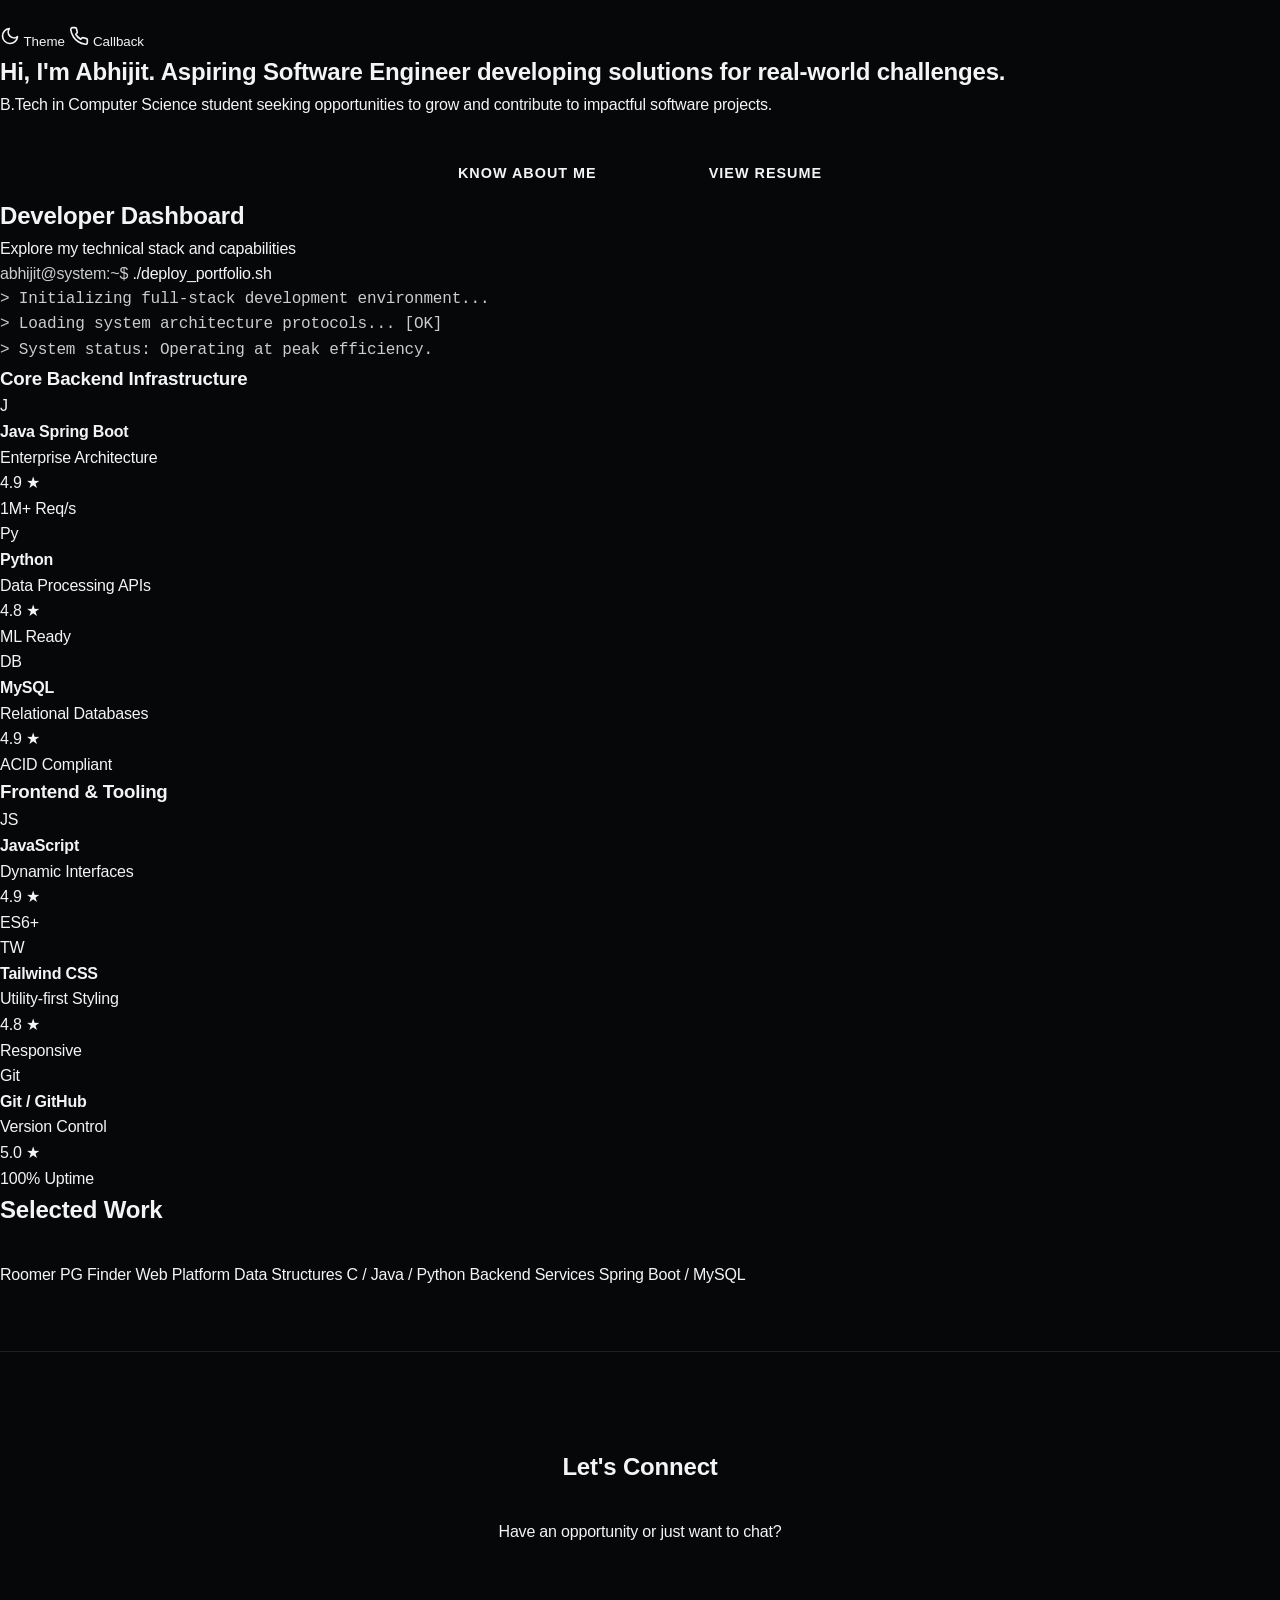
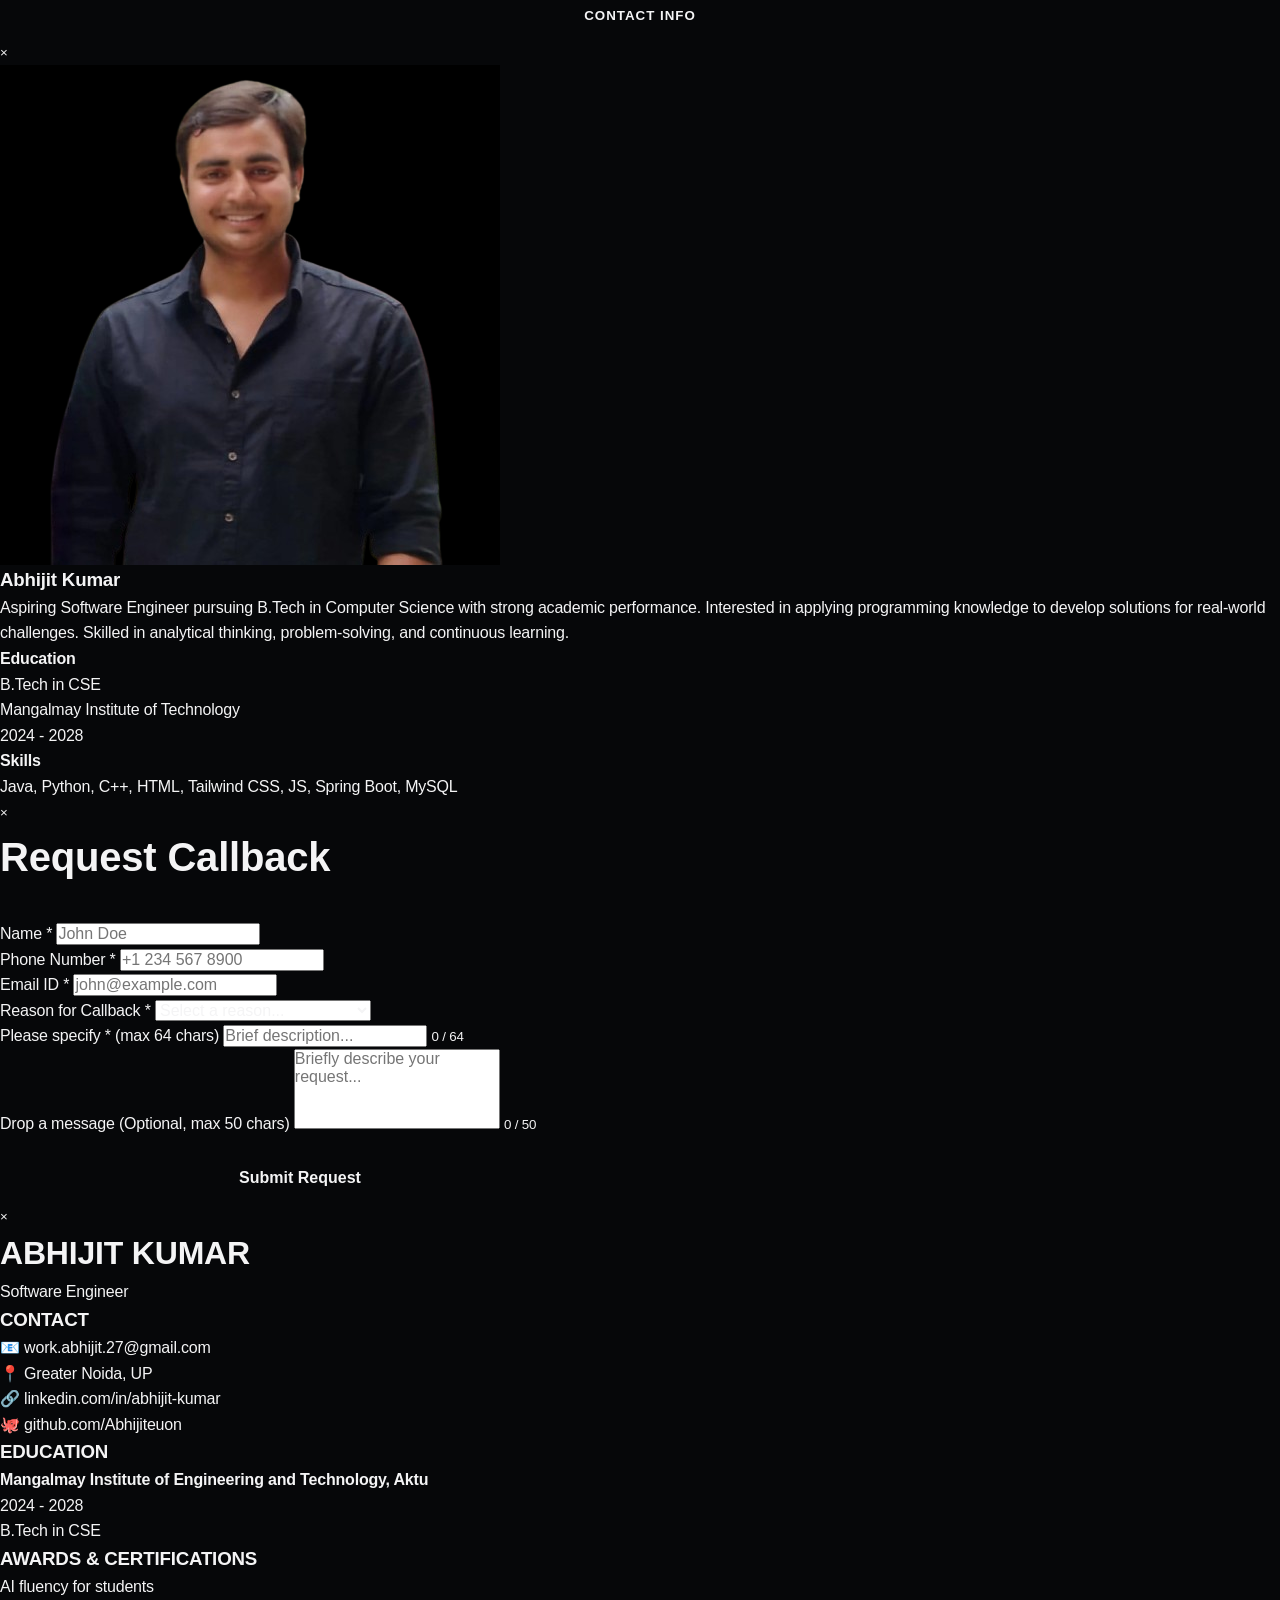
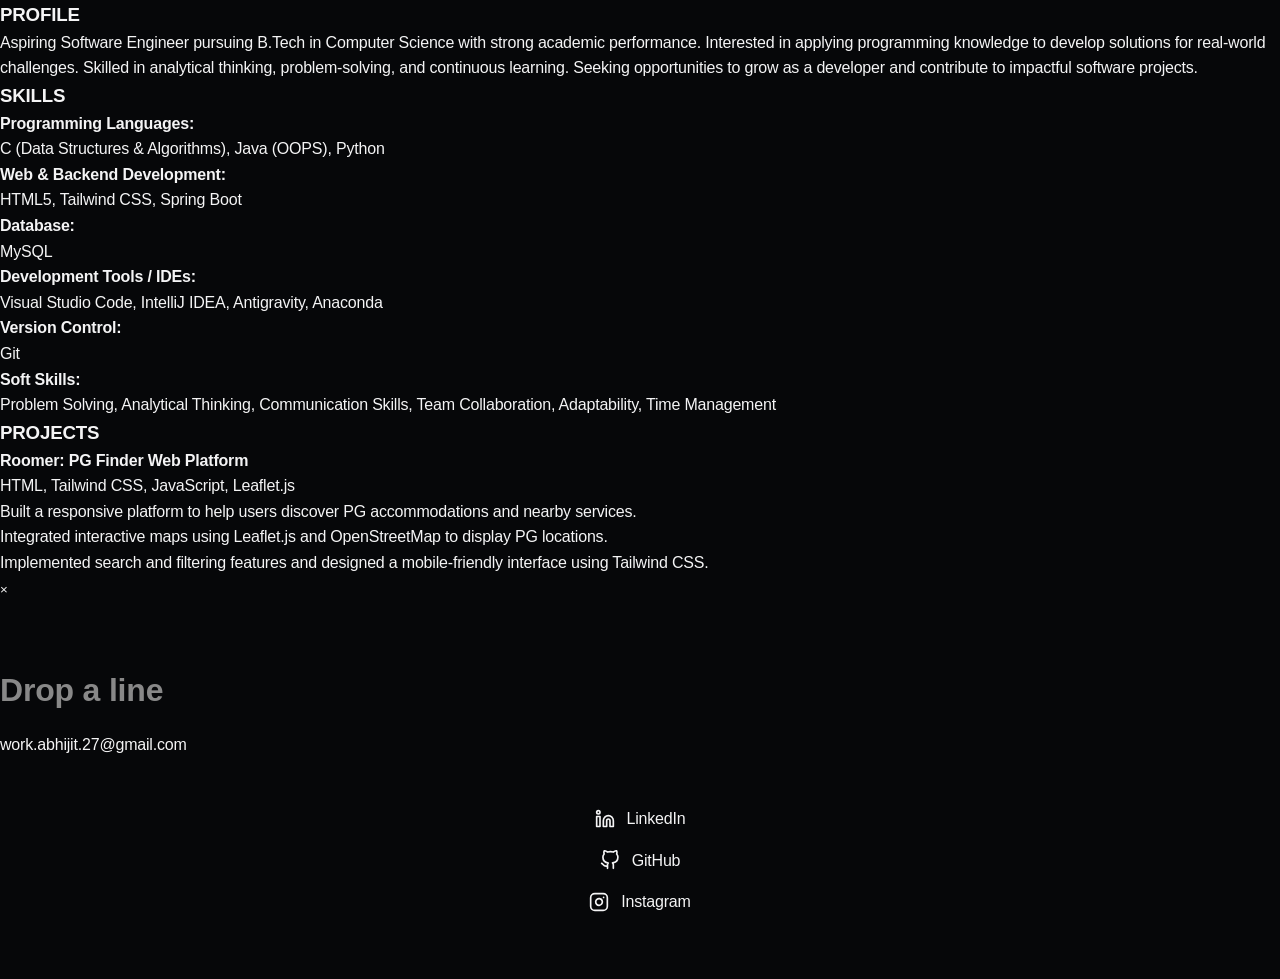
<file: Index.html>
<!DOCTYPE html>
<html lang="en">
<head>
    <meta charset="UTF-8">
    <meta name="viewport" content="width=device-width, initial-scale=1.0">
    <title>Abhijit Kumar | Software Engineer</title>
    <meta name="description" content="Professional Portfolio of Abhijit Kumar, Software Engineer">
    <link rel="stylesheet" href="index.css">
    
    <!-- Google Analytics (GA4) - Replace G-XXXXXXXXXX with your Tracking ID -->
    <!-- Place this code at the top of the <head> for best results -->
    <script async src="https://www.googletagmanager.com/gtag/js?id=G-XXXXXXXXXX"></script>
    <script>
      window.dataLayer = window.dataLayer || [];
      function gtag(){dataLayer.push(arguments);}
      gtag('js', new Date());
      gtag('config', 'G-XXXXXXXXXX');
    </script>

    <link rel="preconnect" href="https://fonts.googleapis.com">
    <link rel="preconnect" href="https://fonts.gstatic.com" crossorigin>
    <link href="https://fonts.googleapis.com/css2?family=Inter:wght@400;500;600;700;800&family=Playfair+Display:ital,wght@0,400;0,700;1,400&family=Outfit:wght@400;500;600;700;800&display=swap" rel="stylesheet">
</head>
<body class="theme-dark">
    <!-- Hamburger Menu -->
    <div class="hamburger-menu" id="hamburgerMenu">
        <!-- The Hamburger Button -->
        <button class="hamburger-btn" id="hamburgerBtn" aria-label="Menu">
            <span class="hamburger-line"></span>
            <span class="hamburger-line"></span>
            <span class="hamburger-line"></span>
        </button>
        
        <!-- The slide-out menu items -->
        <div class="hamburger-dropdown" id="hamburgerDropdown">
            <!-- Theme Toggle Option -->
            <button id="themeToggle" class="menu-action-btn" aria-label="Switch Theme">
                <span class="action-icon">
                    <svg xmlns="http://www.w3.org/2000/svg" width="20" height="20" viewBox="0 0 24 24" fill="none" stroke="currentColor" stroke-width="2" stroke-linecap="round" stroke-linejoin="round" class="theme-icon-light" style="display: none;"><circle cx="12" cy="12" r="5"></circle><line x1="12" y1="1" x2="12" y2="3"></line><line x1="12" y1="21" x2="12" y2="23"></line><line x1="4.22" y1="4.22" x2="5.64" y2="5.64"></line><line x1="18.36" y1="18.36" x2="19.78" y2="19.78"></line><line x1="1" y1="12" x2="3" y2="12"></line><line x1="21" y1="12" x2="23" y2="12"></line><line x1="4.22" y1="19.78" x2="5.64" y2="18.36"></line><line x1="18.36" y1="5.64" x2="19.78" y2="4.22"></line></svg>
                    <svg xmlns="http://www.w3.org/2000/svg" width="20" height="20" viewBox="0 0 24 24" fill="none" stroke="currentColor" stroke-width="2" stroke-linecap="round" stroke-linejoin="round" class="theme-icon-dark"><path d="M21 12.79A9 9 0 1 1 11.21 3 7 7 0 0 0 21 12.79z"></path></svg>
                </span>
                <span class="action-text">Theme</span>
            </button>
            
            <!-- Call / Request Callback Option -->
            <button id="openCallbackBtnMenu" class="menu-action-btn" aria-label="Request Callback">
                <span class="action-icon">
                    <svg xmlns="http://www.w3.org/2000/svg" width="20" height="20" viewBox="0 0 24 24" fill="none" stroke="currentColor" stroke-width="2" stroke-linecap="round" stroke-linejoin="round"><path d="M22 16.92v3a2 2 0 0 1-2.18 2 19.79 19.79 0 0 1-8.63-3.07 19.5 19.5 0 0 1-6-6 19.79 19.79 0 0 1-3.07-8.67A2 2 0 0 1 4.11 2h3a2 2 0 0 1 2 1.72 12.84 12.84 0 0 0 .7 2.81 2 2 0 0 1-.45 2.11L8.09 9.91a16 16 0 0 0 6 6l1.27-1.27a2 2 0 0 1 2.11-.45 12.84 12.84 0 0 0 2.81.7A2 2 0 0 1 22 16.92z"></path></svg>
                </span>
                <span class="action-text">Callback</span>
            </button>
        </div>
    </div>

    <main data-scroll-container>
        <!-- Hero Section -->
        <section class="hero section" id="home">
            <div class="hero-bg-blob"></div>
            <div class="hero-content">
                <h1 class="hero-title reveal-text">
                    <span class="line"><span>Hi, I'm Abhijit.</span></span>
                    <span class="line"><span>Aspiring Software Engineer</span></span>
                    <span class="line"><span>developing solutions for</span></span>
                    <span class="line"><span>real-world challenges.</span></span>
                </h1>
                <p class="hero-subtitle reveal-text delay-1">
                    B.Tech in Computer Science student seeking opportunities to grow and contribute to impactful software projects.
                </p>
                <div style="display: flex; gap: 1rem; margin-top: 2rem; justify-content: center; flex-wrap: wrap;">
                    <button class="menu-btn reveal-fade delay-2" id="aboutNavBtn" style="width: auto; height: auto; padding: 1rem 3rem; background: var(--text-color); color: var(--bg-color); border-radius: 30px; font-weight: 600; text-transform: uppercase; letter-spacing: 1px; border: none; font-size: 0.9rem;">Know about me</button>
                    <button class="menu-btn reveal-fade delay-2" id="resumeNavBtn" style="width: auto; height: auto; padding: 1rem 3rem; background: transparent; border: 1px solid var(--text-color); color: var(--text-color); border-radius: 30px; font-weight: 600; text-transform: uppercase; letter-spacing: 1px; border: none; font-size: 0.9rem;">View Resume</button>
                </div>
            </div>
        </section>

        <!-- Developer Dashboard Section -->
        <section class="dashboard section" id="dashboard">
            <div class="dashboard-header">
                <div>
                    <h2 class="dashboard-title reveal-text">
                        <span class="line"><span>Developer Dashboard</span></span>
                    </h2>
                    <p class="dashboard-subtitle reveal-text delay-1">Explore my technical stack and capabilities</p>
                </div>
            </div>

            <!-- Featured "Hero App" Banner -->
            <div class="dash-featured">
                <div class="featured-card reveal-fade">
                    <div class="terminal-anim">
                        <span style="color: #ccc;">abhijit@system:~$</span> <span class="typing">./deploy_portfolio.sh</span>
                    </div>
                    <div style="color: #ccc; line-height: 1.6; font-family: monospace;">
                        > Initializing full-stack development environment...<br>
                        > Loading system architecture protocols... [OK]<br>
                        > System status: Operating at peak efficiency.
                    </div>
                </div>
            </div>

            <!-- Category 1: Backend Services -->
            <div class="dash-row">
                <h3 class="dash-row-title reveal-text">Core Backend Infrastructure</h3>
                <div class="dash-scroller">
                    <!-- App 1 -->
                    <a href="#" class="app-card reveal-fade">
                        <div class="app-icon">J</div>
                        <div class="app-info">
                            <h4>Java Spring Boot</h4>
                            <div class="app-dev">Enterprise Architecture</div>
                            <div class="app-stats">
                                <span>4.9</span> <span class="star">★</span>
                                <div class="stat-divider"></div>
                                <span>1M+ Req/s</span>
                            </div>
                        </div>
                    </a>
                    
                    <!-- App 2 -->
                    <a href="#" class="app-card reveal-fade" style="transition-delay: 0.1s;">
                        <div class="app-icon">Py</div>
                        <div class="app-info">
                            <h4>Python</h4>
                            <div class="app-dev">Data Processing APIs</div>
                            <div class="app-stats">
                                <span>4.8</span> <span class="star">★</span>
                                <div class="stat-divider"></div>
                                <span>ML Ready</span>
                            </div>
                        </div>
                    </a>

                    <!-- App 3 -->
                    <a href="#" class="app-card reveal-fade" style="transition-delay: 0.2s;">
                        <div class="app-icon">DB</div>
                        <div class="app-info">
                            <h4>MySQL</h4>
                            <div class="app-dev">Relational Databases</div>
                            <div class="app-stats">
                                <span>4.9</span> <span class="star">★</span>
                                <div class="stat-divider"></div>
                                <span>ACID Compliant</span>
                            </div>
                        </div>
                    </a>
                </div>
            </div>

            <!-- Category 2: Frontend & Tooling -->
            <div class="dash-row">
                <h3 class="dash-row-title reveal-text">Frontend & Tooling</h3>
                <div class="dash-scroller">
                    <!-- App 4 -->
                    <a href="#" class="app-card reveal-fade">
                        <div class="app-icon">JS</div>
                        <div class="app-info">
                            <h4>JavaScript</h4>
                            <div class="app-dev">Dynamic Interfaces</div>
                            <div class="app-stats">
                                <span>4.9</span> <span class="star">★</span>
                                <div class="stat-divider"></div>
                                <span>ES6+</span>
                            </div>
                        </div>
                    </a>
                    
                    <!-- App 5 -->
                    <a href="#" class="app-card reveal-fade" style="transition-delay: 0.1s;">
                        <div class="app-icon">TW</div>
                        <div class="app-info">
                            <h4>Tailwind CSS</h4>
                            <div class="app-dev">Utility-first Styling</div>
                            <div class="app-stats">
                                <span>4.8</span> <span class="star">★</span>
                                <div class="stat-divider"></div>
                                <span>Responsive</span>
                            </div>
                        </div>
                    </a>

                    <!-- App 6 -->
                    <a href="#" class="app-card reveal-fade" style="transition-delay: 0.2s;">
                        <div class="app-icon">Git</div>
                        <div class="app-info">
                            <h4>Git / GitHub</h4>
                            <div class="app-dev">Version Control</div>
                            <div class="app-stats">
                                <span>5.0</span> <span class="star">★</span>
                                <div class="stat-divider"></div>
                                <span>100% Uptime</span>
                            </div>
                        </div>
                    </a>
                </div>
            </div>
        </section>

        <!-- Work Section -->
        <section class="work section" id="work">
            <h2 class="section-title" style="margin-bottom: 2rem;">Selected Work</h2>
            <div class="work-list">
                <a href="#" class="work-item" data-image="https://images.unsplash.com/photo-1460925895917-afdab827c52f?auto=format&fit=crop&q=80">
                    <span class="work-title">Roomer PG Finder</span>
                    <span class="work-category">Web Platform</span>
                </a>
                <a href="#" class="work-item" data-image="https://images.unsplash.com/photo-1555066931-4365d14bab8c?auto=format&fit=crop&q=80">
                    <span class="work-title">Data Structures</span>
                    <span class="work-category">C / Java / Python</span>
                </a>
                <a href="#" class="work-item" data-image="https://images.unsplash.com/photo-1623282033815-40b05d96c903?auto=format&fit=crop&q=80">
                    <span class="work-title">Backend Services</span>
                    <span class="work-category">Spring Boot / MySQL</span>
                </a>
            </div>
        </section>

        <!-- Callback Request Section -->
        <section class="callback-section section" id="callback" style="text-align: center; border-top: 1px solid rgba(255,255,255,0.1); padding-top: 6rem; margin-top: 4rem;">
            <h2 class="section-title reveal-text" style="border: none; margin-bottom: 2rem;">Let's Connect</h2>
            <p class="hero-subtitle reveal-text delay-1" style="margin-bottom: 3rem;">Have an opportunity or just want to chat?</p>
            <div style="display: flex; gap: 1rem; justify-content: center; flex-wrap: wrap;">
                <button class="menu-btn reveal-fade delay-2" id="contactNavBtn" style="width: auto; height: auto; padding: 1rem 3rem; background: transparent; border: 1px solid var(--text-color); color: var(--text-color); border-radius: 30px; font-weight: 600; text-transform: uppercase; letter-spacing: 1px;">Contact Info</button>
            </div>
        </section>
    </main>

    <!-- Modal Base Overlays -->
    <!-- The About Modal -->
    <div class="about-modal" id="aboutModal">
        <div class="modal-overlay" id="modalOverlay"></div>
        <div class="modal-content">
            <button class="modal-close" id="modalClose">&times;</button>
            <div class="modal-body">
                <div class="modal-image">
                    <img src="profile.jpg" alt="Abhijit Kumar" id="profileImage">
                </div>
                <div class="modal-info">
                    <h3 class="modal-name">Abhijit Kumar</h3>
                    <p class="modal-bio">Aspiring Software Engineer pursuing B.Tech in Computer Science with strong academic performance. Interested in applying programming knowledge to develop solutions for real-world challenges. Skilled in analytical thinking, problem-solving, and continuous learning.</p>
                    <div class="modal-details">
                        <div class="detail-group">
                            <h4>Education</h4>
                            <p>B.Tech in CSE<br>Mangalmay Institute of Technology<br>2024 - 2028</p>
                        </div>
                        <div class="detail-group">
                            <h4>Skills</h4>
                            <p>Java, Python, C++, HTML, Tailwind CSS, JS, Spring Boot, MySQL</p>
                        </div>
                    </div>
                </div>
            </div>
        </div>
    </div>

    <!-- Callback Modal -->
    <div class="about-modal" id="callbackModal">
        <div class="modal-overlay"></div>
        <div class="modal-content" style="max-width: 600px;">
            <button class="modal-close tooltip-close">&times;</button>
            <h2 class="section-title" style="margin-bottom: 2rem; border: none; font-size: 2.5rem;">Request Callback</h2>
            
            <form id="callbackForm" class="callback-form" data-netlify="true" name="callback-form" method="POST">
                <input type="hidden" name="form-name" value="callback-form" />
                <div class="form-group">
                    <label for="cb-name">Name *</label>
                    <input type="text" id="cb-name" name="name" required placeholder="John Doe">
                </div>
                
                <div class="form-group">
                    <label for="cb-phone">Phone Number *</label>
                    <input type="tel" id="cb-phone" name="phone" required placeholder="+1 234 567 8900">
                </div>
                
                <div class="form-group">
                    <label for="cb-email">Email ID *</label>
                    <input type="email" id="cb-email" name="email" required placeholder="john@example.com">
                </div>
                
                <div class="form-group">
                    <label for="cb-reason">Reason for Callback *</label>
                    <select id="cb-reason" name="reason" required>
                        <option value="" disabled selected>Select a reason...</option>
                        <option value="employer">Employer / Job Opportunity</option>
                        <option value="education">Education / Mentorship</option>
                        <option value="other">Other</option>
                    </select>
                </div>
                
                <div class="form-group hidden" id="otherReasonGroup">
                    <label for="cb-other">Please specify * (max 64 chars)</label>
                    <input type="text" id="cb-other" name="other-reason" maxlength="64" placeholder="Brief description...">
                    <small class="char-count">0 / 64</small>
                </div>
                
                <div class="form-group">
                    <label for="cb-message">Drop a message (Optional, max 50 chars)</label>
                    <textarea id="cb-message" name="message" maxlength="50" placeholder="Briefly describe your request..." style="resize: none; height: 80px;"></textarea>
                    <small class="char-count" id="msgCharCount">0 / 50</small>
                </div>
                
                <button type="submit" class="submit-btn" style="width: 100%; padding: 1rem; background: var(--text-color); color: var(--bg-color); border: none; border-radius: 8px; font-weight: 600; font-size: 1rem; margin-top: 1rem; cursor: none;">Submit Request</button>
            </form>
        </div>
    </div>

    <!-- Resume Modal -->
    <div class="about-modal" id="resumeModal">
        <div class="modal-overlay"></div>
        <div class="modal-content resume-modal-content">
            <button class="modal-close">&times;</button>
            <div class="resume-container">
                <header class="resume-header">
                    <h1>ABHIJIT KUMAR</h1>
                    <p class="resume-subtitle">Software Engineer</p>
                </header>
                
                <div class="resume-grid">
                    <aside class="resume-sidebar">
                        <section class="resume-section">
                            <h3>CONTACT</h3>
                            <ul class="resume-contact-list">
                                <li><span class="icon">📧</span> work.abhijit.27@gmail.com</li>
                                <li><span class="icon">📍</span> Greater Noida, UP</li>
                                <li><span class="icon">🔗</span> <a href="https://linkedin.com/in/abhijit-kumar" target="_blank">linkedin.com/in/abhijit-kumar</a></li>
                                <li><span class="icon">🐙</span> <a href="https://github.com/Abhijiteuon" target="_blank">github.com/Abhijiteuon</a></li>
                            </ul>
                        </section>

                        <section class="resume-section">
                            <h3>EDUCATION</h3>
                            <p><strong>Mangalmay Institute of Engineering and Technology, Aktu</strong></p>
                            <p>2024 - 2028</p>
                            <p>B.Tech in CSE</p>
                        </section>

                        <section class="resume-section">
                            <h3>AWARDS & CERTIFICATIONS</h3>
                            <ul class="resume-list">
                                <li>AI fluency for students</li>
                            </ul>
                        </section>
                    </aside>

                    <article class="resume-main">
                        <section class="resume-section">
                            <h3>PROFILE</h3>
                            <p>Aspiring Software Engineer pursuing B.Tech in Computer Science with strong academic performance. Interested in applying programming knowledge to develop solutions for real-world challenges. Skilled in analytical thinking, problem-solving, and continuous learning. Seeking opportunities to grow as a developer and contribute to impactful software projects.</p>
                        </section>

                        <section class="resume-section">
                            <h3>SKILLS</h3>
                            <div class="resume-skills-grid">
                                <div>
                                    <h4>Programming Languages:</h4>
                                    <p>C (Data Structures & Algorithms), Java (OOPS), Python</p>
                                </div>
                                <div>
                                    <h4>Web & Backend Development:</h4>
                                    <p>HTML5, Tailwind CSS, Spring Boot</p>
                                </div>
                                <div>
                                    <h4>Database:</h4>
                                    <p>MySQL</p>
                                </div>
                                <div>
                                    <h4>Development Tools / IDEs:</h4>
                                    <p>Visual Studio Code, IntelliJ IDEA, Antigravity, Anaconda</p>
                                </div>
                                <div>
                                    <h4>Version Control:</h4>
                                    <p>Git</p>
                                </div>
                                <div>
                                    <h4>Soft Skills:</h4>
                                    <p>Problem Solving, Analytical Thinking, Communication Skills, Team Collaboration, Adaptability, Time Management</p>
                                </div>
                            </div>
                        </section>

                        <section class="resume-section">
                            <h3>PROJECTS</h3>
                            <div class="resume-project">
                                <h4>Roomer: PG Finder Web Platform</h4>
                                <p class="project-tags">HTML, Tailwind CSS, JavaScript, Leaflet.js</p>
                                <ul class="resume-list">
                                    <li>Built a responsive platform to help users discover PG accommodations and nearby services.</li>
                                    <li>Integrated interactive maps using Leaflet.js and OpenStreetMap to display PG locations.</li>
                                    <li>Implemented search and filtering features and designed a mobile-friendly interface using Tailwind CSS.</li>
                                </ul>
                            </div>
                        </section>
                    </article>
                </div>
            </div>
        </div>
    </div>

    <!-- Contact Modal -->
    <div class="about-modal" id="contactModal">
        <div class="modal-overlay"></div>
        <div class="modal-content">
            <button class="modal-close tooltip-close">&times;</button>
            <div class="footer-content" style="padding: 4rem 0;">
                <h2 style="font-family: var(--font-heading); font-size: 2rem; margin-bottom: 1rem; color: #888;">Drop a line</h2>
                <a href="mailto:work.abhijit.27@gmail.com" class="footer-email">work.abhijit.27@gmail.com</a>
                <div class="social-links" style="margin-top: 3rem; display: flex; flex-direction: column; gap: 1rem; align-items: center;">
                    <a href="https://linkedin.com/in/abhijit-kumar" target="_blank" style="display: flex; align-items: center; gap: 0.75rem;">
                        <svg xmlns="http://www.w3.org/2000/svg" width="24" height="24" viewBox="0 0 24 24" fill="none" stroke="currentColor" stroke-width="2" stroke-linecap="round" stroke-linejoin="round" style="width: 20px; height: 20px;"><path d="M16 8a6 6 0 0 1 6 6v7h-4v-7a2 2 0 0 0-2-2 2 2 0 0 0-2 2v7h-4v-7a6 6 0 0 1 6-6z"></path><rect x="2" y="9" width="4" height="12"></rect><circle cx="4" cy="4" r="2"></circle></svg>
                        LinkedIn
                    </a>
                    <a href="https://github.com/Abhijiteuon" target="_blank" style="display: flex; align-items: center; gap: 0.75rem;">
                        <svg xmlns="http://www.w3.org/2000/svg" width="24" height="24" viewBox="0 0 24 24" fill="none" stroke="currentColor" stroke-width="2" stroke-linecap="round" stroke-linejoin="round" style="width: 20px; height: 20px;"><path d="M9 19c-5 1.5-5-2.5-7-3m14 6v-3.87a3.37 3.37 0 0 0-.94-2.61c3.14-.35 6.44-1.54 6.44-7A5.44 5.44 0 0 0 20 4.77 5.07 5.07 0 0 0 19.91 1S18.73.65 16 2.48a13.38 13.38 0 0 0-7 0C6.27.65 5.09 1 5.09 1A5.07 5.07 0 0 0 5 4.77a5.44 5.44 0 0 0-1.5 3.78c0 5.42 3.3 6.61 6.44 7A3.37 3.37 0 0 0 9 18.13V22"></path></svg>
                        GitHub
                    </a>
                    <a href="https://www.instagram.com/abhijit_euon?utm_source=ig_web_button_share_sheet&igsh=ZDNlZDc0MzIxNw==" target="_blank" style="display: flex; align-items: center; gap: 0.75rem;">
                        <svg xmlns="http://www.w3.org/2000/svg" width="24" height="24" viewBox="0 0 24 24" fill="none" stroke="currentColor" stroke-width="2" stroke-linecap="round" stroke-linejoin="round" style="width: 20px; height: 20px;"><rect x="2" y="2" width="20" height="20" rx="5" ry="5"></rect><path d="M16 11.37A4 4 0 1 1 12.63 8 4 4 0 0 1 16 11.37z"></path><line x1="17.5" y1="6.5" x2="17.51" y2="6.5"></line></svg>
                        Instagram
                    </a>

                </div>
                
                <!-- Redundant Callback removed as requested -->
            </div>
        </div>
    </div>

    <script src="main.js"></script>
    <!-- Custom Cursor -->
    <div class="cursor"></div>
    <div class="cursor-follower"></div>
</body>
</html>
</file>
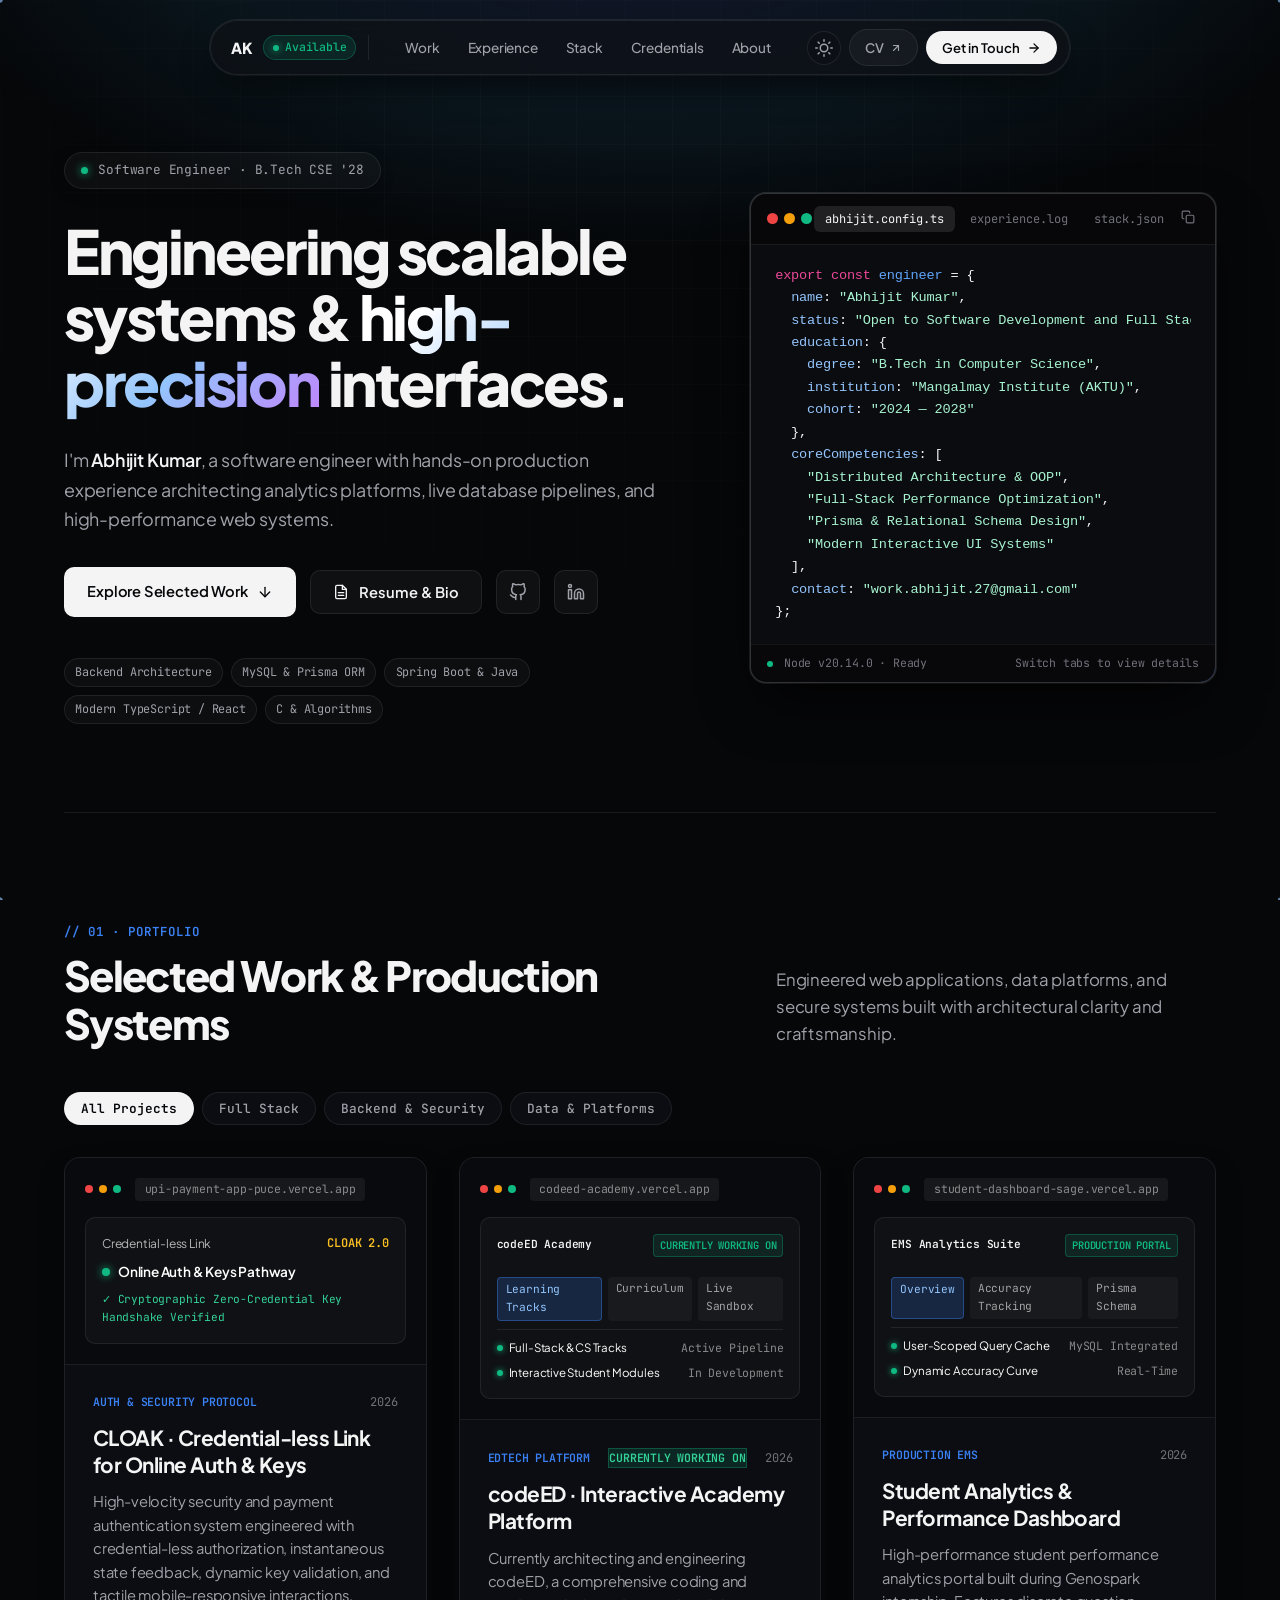
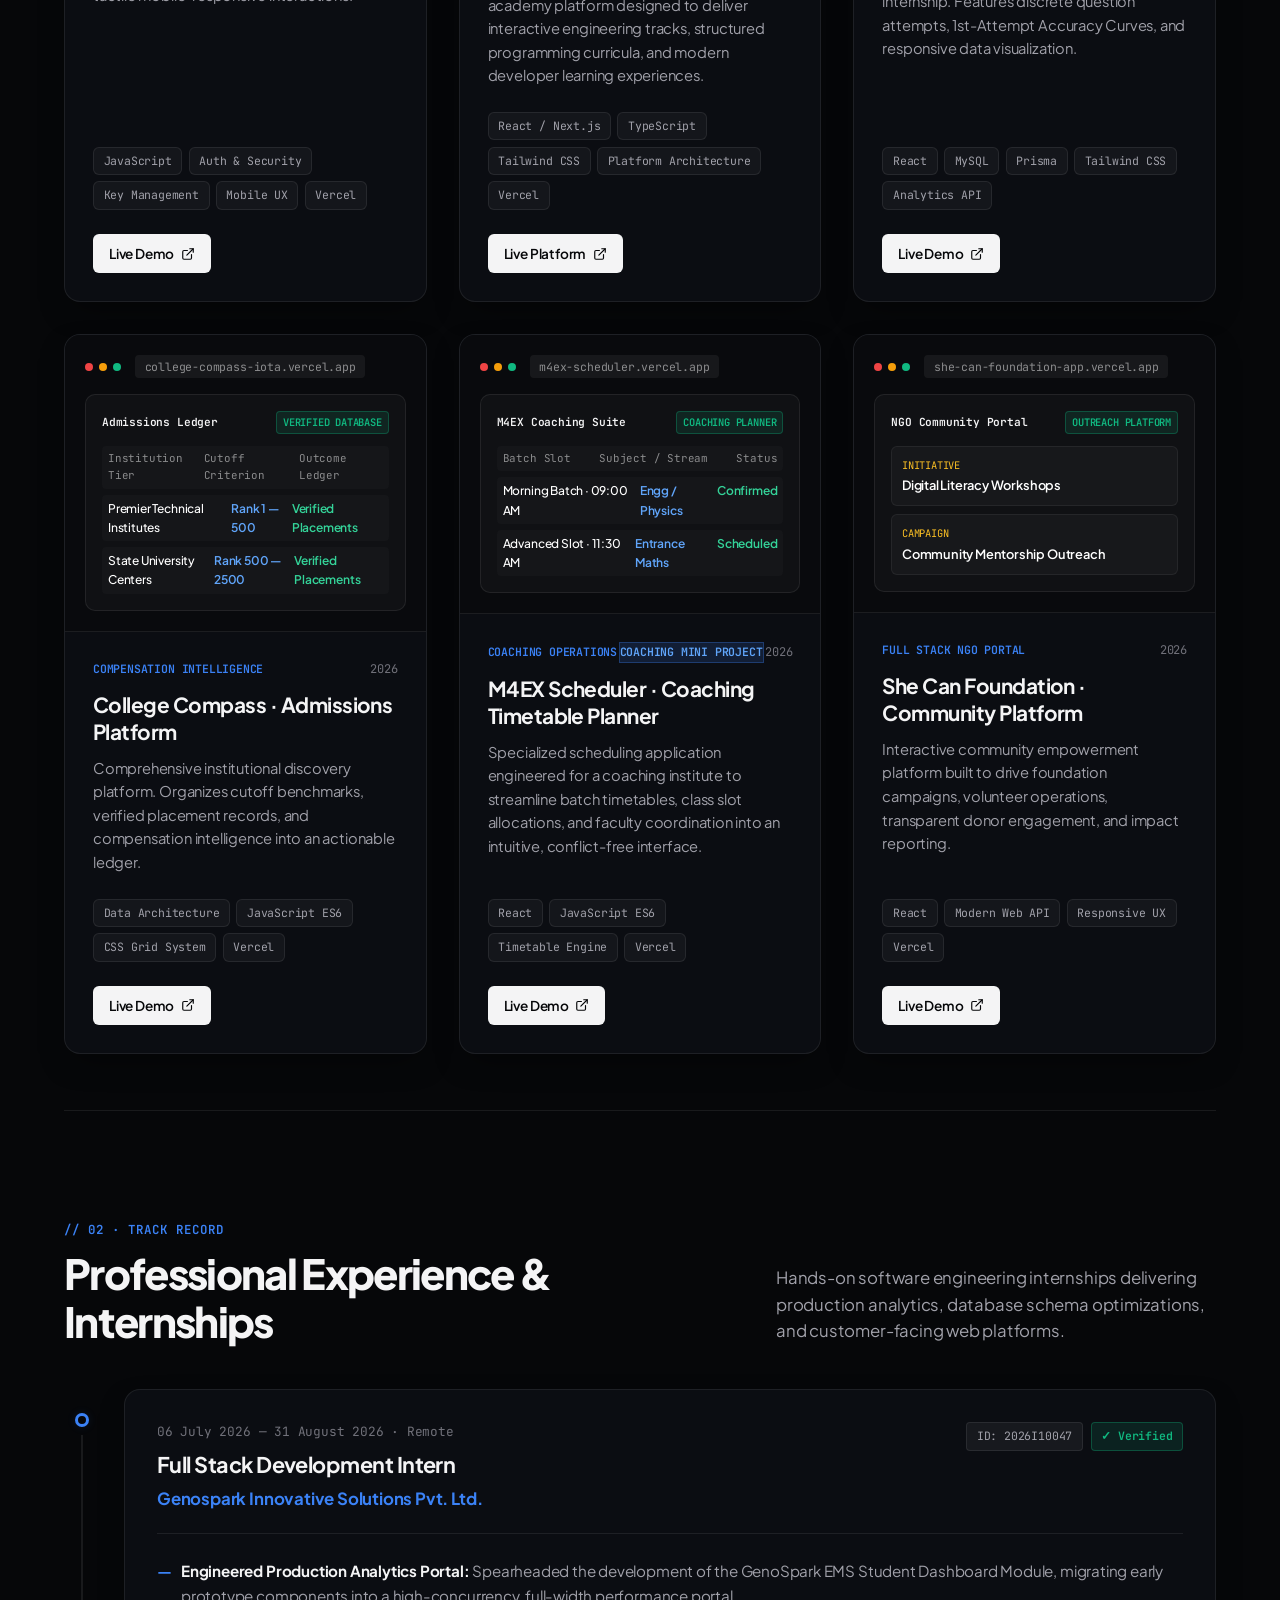
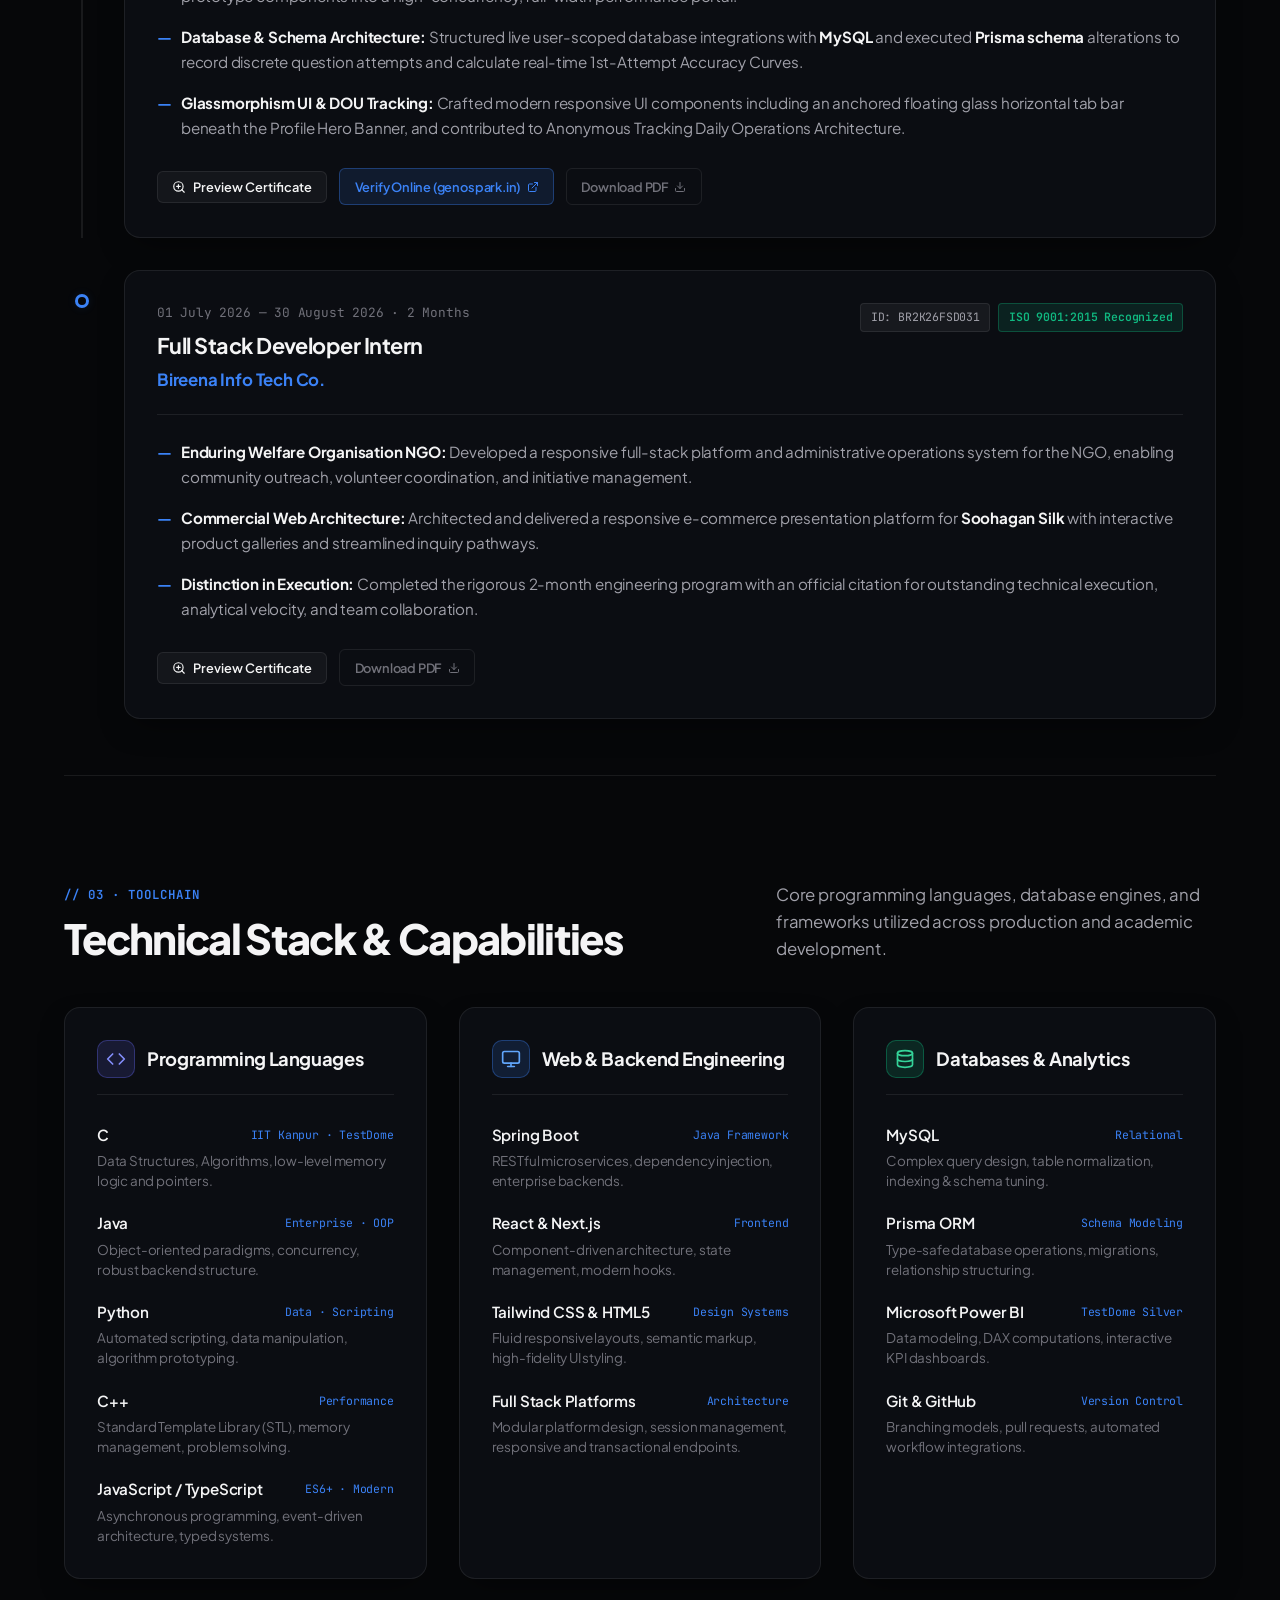
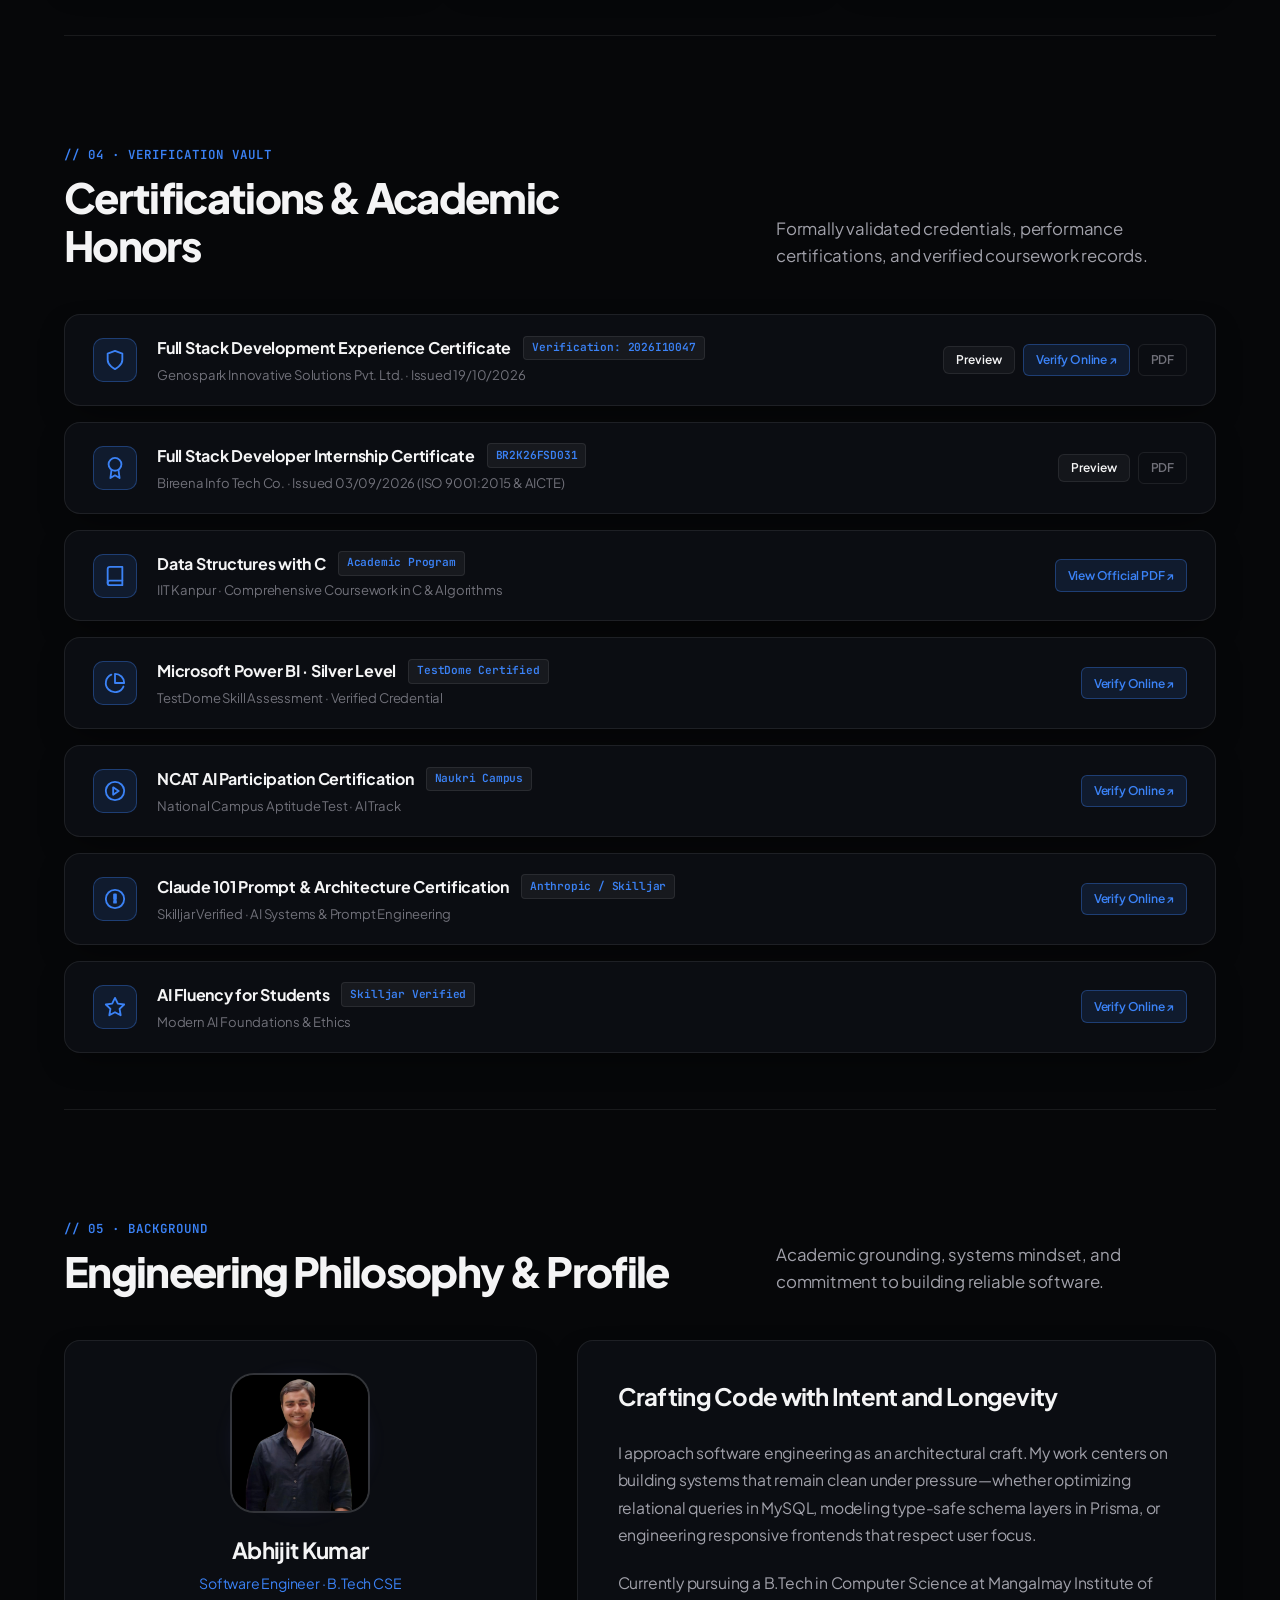
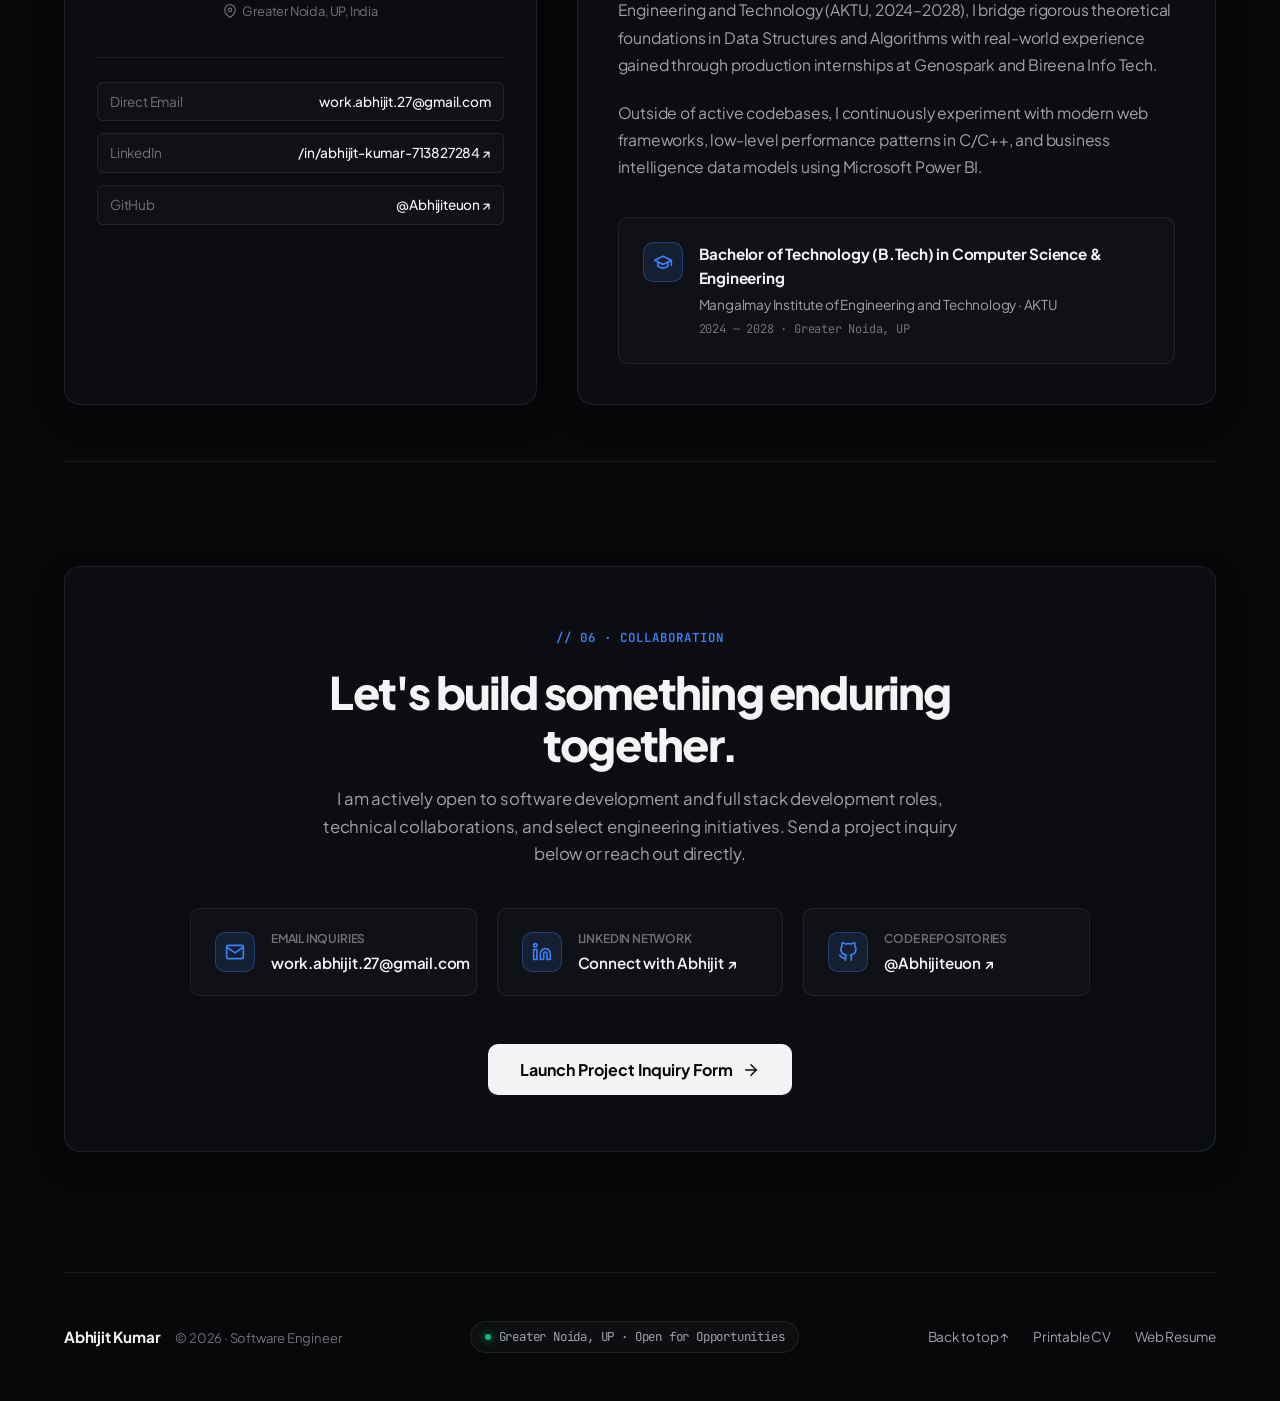
<file: index.html>
<!DOCTYPE html>
<html lang="en">
<head>
    <meta charset="UTF-8">
    <meta name="viewport" content="width=device-width, initial-scale=1.0">
    <title>Abhijit Kumar | Software Engineer</title>
    <meta name="description" content="Portfolio of Abhijit Kumar, Software Engineer. Specializing in backend systems, high-performance web platforms, and data-driven applications.">
    <meta name="keywords" content="Abhijit Kumar, Software Engineer, Full Stack Developer, Java, Python, C, React, Spring Boot, MySQL">
    <meta name="author" content="Abhijit Kumar">
    
    <!-- Open Graph / Meta -->
    <meta property="og:type" content="website">
    <meta property="og:title" content="Abhijit Kumar | Software Engineer">
    <meta property="og:description" content="Software Engineer building scalable backend systems, analytics platforms, and crafted web interfaces.">
    <meta property="og:image" content="profile.jpg">

    <!-- Fonts: Plus Jakarta Sans & JetBrains Mono -->
    <link rel="preconnect" href="https://fonts.googleapis.com">
    <link rel="preconnect" href="https://fonts.gstatic.com" crossorigin>
    <link href="https://fonts.googleapis.com/css2?family=JetBrains+Mono:wght@400;500;600&family=Plus+Jakarta+Sans:wght@300;400;500;600;700;800&display=swap" rel="stylesheet">

    <!-- Stylesheet -->
    <link rel="stylesheet" href="index.css">

    <!-- Google Analytics (GA4) -->
    <script async src="https://www.googletagmanager.com/gtag/js?id=G-XXXXXXXXXX"></script>
    <script>
      window.dataLayer = window.dataLayer || [];
      function gtag(){dataLayer.push(arguments);}
      gtag('js', new Date());
      gtag('config', 'G-XXXXXXXXXX');
    </script>
</head>
<body class="theme-dark">
    <!-- Ambient Canvas & Background Grid -->
    <canvas id="ambientCanvas" class="ambient-canvas" aria-hidden="true"></canvas>
    <div class="ambient-grid" aria-hidden="true"></div>
    <div class="ambient-aurora" aria-hidden="true"></div>
    <div class="ambient-spotlight" id="ambientSpotlight" aria-hidden="true"></div>

    <!-- Floating Island Navigation Bar -->
    <header class="dock-header">
        <nav class="dock-nav" aria-label="Main Navigation">
            <a href="#hero" class="dock-brand" aria-label="Abhijit Kumar Home">
                <span class="brand-monogram">AK</span>
                <span class="brand-badge">
                    <span class="status-dot"></span>
                    <span class="badge-text">Available</span>
                </span>
            </a>

            <div class="dock-links">
                <a href="#work" class="nav-item">Work</a>
                <a href="#experience" class="nav-item">Experience</a>
                <a href="#stack" class="nav-item">Stack</a>
                <a href="#credentials" class="nav-item">Credentials</a>
                <a href="#about" class="nav-item">About</a>
            </div>

            <div class="dock-actions">
                <button id="themeToggle" class="icon-btn" aria-label="Toggle visual theme" title="Toggle theme">
                    <svg class="theme-icon sun-icon" viewBox="0 0 24 24" width="18" height="18" fill="none" stroke="currentColor" stroke-width="2" stroke-linecap="round" stroke-linejoin="round">
                        <circle cx="12" cy="12" r="5"></circle>
                        <line x1="12" y1="1" x2="12" y2="3"></line>
                        <line x1="12" y1="21" x2="12" y2="23"></line>
                        <line x1="4.22" y1="4.22" x2="5.64" y2="5.64"></line>
                        <line x1="18.36" y1="18.36" x2="19.78" y2="19.78"></line>
                        <line x1="1" y1="12" x2="3" y2="12"></line>
                        <line x1="21" y1="12" x2="23" y2="12"></line>
                        <line x1="4.22" y1="19.78" x2="5.64" y2="18.36"></line>
                        <line x1="18.36" y1="5.64" x2="19.78" y2="4.22"></line>
                    </svg>
                    <svg class="theme-icon moon-icon" viewBox="0 0 24 24" width="18" height="18" fill="none" stroke="currentColor" stroke-width="2" stroke-linecap="round" stroke-linejoin="round">
                        <path d="M21 12.79A9 9 0 1 1 11.21 3 7 7 0 0 0 21 12.79z"></path>
                    </svg>
                </button>

                <a href="cv.html" target="_blank" class="dock-btn secondary-btn" aria-label="View printable CV">
                    <span>CV</span>
                    <svg width="12" height="12" viewBox="0 0 24 24" fill="none" stroke="currentColor" stroke-width="2.2" stroke-linecap="round" stroke-linejoin="round">
                        <path d="M7 17L17 7M17 7H7M17 7V17"/>
                    </svg>
                </a>

                <button id="openHireModalBtn" class="dock-btn primary-btn" aria-label="Initiate contact">
                    <span>Get in Touch</span>
                    <svg width="14" height="14" viewBox="0 0 24 24" fill="none" stroke="currentColor" stroke-width="2.2" stroke-linecap="round" stroke-linejoin="round">
                        <line x1="5" y1="12" x2="19" y2="12"></line>
                        <polyline points="12 5 19 12 12 19"></polyline>
                    </svg>
                </button>

                <!-- Mobile Hamburger Toggle -->
                <button class="mobile-toggle" id="mobileMenuBtn" aria-label="Toggle mobile menu" aria-expanded="false">
                    <span class="hamburger-bar"></span>
                    <span class="hamburger-bar"></span>
                </button>
            </div>
        </nav>

        <!-- Mobile Drawer -->
        <div class="mobile-drawer" id="mobileDrawer">
            <div class="mobile-drawer-inner">
                <a href="#work" class="mobile-nav-link">Work</a>
                <a href="#experience" class="mobile-nav-link">Experience</a>
                <a href="#stack" class="mobile-nav-link">Stack</a>
                <a href="#credentials" class="mobile-nav-link">Credentials</a>
                <a href="#about" class="mobile-nav-link">About</a>
                <div class="mobile-drawer-actions">
                    <a href="cv.html" target="_blank" class="dock-btn secondary-btn w-full">Printable CV (PDF)</a>
                    <button id="openHireModalMobileBtn" class="dock-btn primary-btn w-full">Initiate Contact</button>
                </div>
            </div>
        </div>
    </header>

    <!-- Main Container -->
    <main class="page-wrapper">

        <!-- HERO SECTION -->
        <section class="hero-section" id="hero">
            <div class="hero-container">
                <div class="hero-main-col">
                    <div class="hero-eyebrow">
                        <div class="shimmer-pill">
                            <span class="pulse-indicator"></span>
                            <span class="pill-text">Software Engineer &middot; B.Tech CSE '28</span>
                        </div>
                    </div>

                    <h1 class="hero-headline">
                        Engineering scalable systems &amp; <span class="gradient-text">high-precision</span> interfaces.
                    </h1>

                    <p class="hero-description">
                        I'm <strong class="text-white">Abhijit Kumar</strong>, a software engineer with hands-on production experience architecting analytics platforms, live database pipelines, and high-performance web systems.
                    </p>

                    <div class="hero-cta-cluster">
                        <a href="#work" class="action-btn primary-action">
                            <span>Explore Selected Work</span>
                            <svg width="16" height="16" viewBox="0 0 24 24" fill="none" stroke="currentColor" stroke-width="2" stroke-linecap="round" stroke-linejoin="round">
                                <line x1="12" y1="5" x2="12" y2="19"></line>
                                <polyline points="19 12 12 19 5 12"></polyline>
                            </svg>
                        </a>
                        <button id="resumeModalTrigger" class="action-btn secondary-action">
                            <svg width="16" height="16" viewBox="0 0 24 24" fill="none" stroke="currentColor" stroke-width="2" stroke-linecap="round" stroke-linejoin="round">
                                <path d="M14 2H6a2 2 0 0 0-2 2v16a2 2 0 0 0 2 2h12a2 2 0 0 0 2-2V8z"></path>
                                <polyline points="14 2 14 8 20 8"></polyline>
                                <line x1="16" y1="13" x2="8" y2="13"></line>
                                <line x1="16" y1="17" x2="8" y2="17"></line>
                            </svg>
                            <span>Resume &amp; Bio</span>
                        </button>
                        <div class="hero-social-row">
                            <a href="https://github.com/Abhijiteuon" target="_blank" rel="noopener noreferrer" class="action-btn icon-only-action" aria-label="GitHub Profile">
                                <svg width="18" height="18" viewBox="0 0 24 24" fill="none" stroke="currentColor" stroke-width="2" stroke-linecap="round" stroke-linejoin="round">
                                    <path d="M9 19c-5 1.5-5-2.5-7-3m14 6v-3.87a3.37 3.37 0 0 0-.94-2.61c3.14-.35 6.44-1.54 6.44-7A5.44 5.44 0 0 0 20 4.77 5.07 5.07 0 0 0 19.91 1S18.73.65 16 2.48a13.38 13.38 0 0 0-7 0C6.27.65 5.09 1 5.09 1A5.07 5.07 0 0 0 5 4.77a5.44 5.44 0 0 0-1.5 3.78c0 5.42 3.3 6.61 6.44 7A3.37 3.37 0 0 0 9 18.13V22"></path>
                                </svg>
                            </a>
                            <a href="https://www.linkedin.com/in/abhijit-kumar-713827284" target="_blank" rel="noopener noreferrer" class="action-btn icon-only-action" aria-label="LinkedIn Profile">
                                <svg width="18" height="18" viewBox="0 0 24 24" fill="none" stroke="currentColor" stroke-width="2" stroke-linecap="round" stroke-linejoin="round">
                                    <path d="M16 8a6 6 0 0 1 6 6v7h-4v-7a2 2 0 0 0-2-2 2 2 0 0 0-2 2v7h-4v-7a6 6 0 0 1 6-6z"></path>
                                    <rect x="2" y="9" width="4" height="12"></rect>
                                    <circle cx="4" cy="4" r="2"></circle>
                                </svg>
                            </a>
                        </div>
                    </div>

                    <!-- Tech Focus Pills -->
                    <div class="hero-focus-tags">
                        <span class="focus-chip">Backend Architecture</span>
                        <span class="focus-chip">MySQL &amp; Prisma ORM</span>
                        <span class="focus-chip">Spring Boot &amp; Java</span>
                        <span class="focus-chip">Modern TypeScript / React</span>
                        <span class="focus-chip">C &amp; Algorithms</span>
                    </div>
                </div>

                <!-- Interactive Engineering Cockpit Terminal -->
                <div class="hero-terminal-col">
                    <div class="code-terminal border-beam" id="engineerTerminal">
                        <div class="terminal-bar">
                            <div class="terminal-controls">
                                <span class="ctrl-dot red"></span>
                                <span class="ctrl-dot yellow"></span>
                                <span class="ctrl-dot green"></span>
                            </div>
                            <div class="terminal-tabs" role="tablist">
                                <button class="term-tab active" data-tab="config" role="tab" aria-selected="true">abhijit.config.ts</button>
                                <button class="term-tab" data-tab="internships" role="tab" aria-selected="false">experience.log</button>
                                <button class="term-tab" data-tab="diagnostics" role="tab" aria-selected="false">stack.json</button>
                            </div>
                            <button class="term-copy-btn" id="copyTermCodeBtn" title="Copy code" aria-label="Copy terminal content">
                                <svg width="14" height="14" viewBox="0 0 24 24" fill="none" stroke="currentColor" stroke-width="2" stroke-linecap="round" stroke-linejoin="round">
                                    <rect x="9" y="9" width="13" height="13" rx="2" ry="2"></rect>
                                    <path d="M5 15H4a2 2 0 0 1-2-2V4a2 2 0 0 1 2-2h9a2 2 0 0 1 2 2v1"></path>
                                </svg>
                            </button>
                        </div>
                        <div class="terminal-content">
                            <!-- Tab 1: Config -->
                            <pre class="term-code active" id="pane-config"><code><span class="t-kw">export const</span> <span class="t-var">engineer</span> = {
  <span class="t-prop">name</span>: <span class="t-str">"Abhijit Kumar"</span>,
  <span class="t-prop">status</span>: <span class="t-str">"Open to Software Development and Full Stack Development Roles"</span>,
  <span class="t-prop">education</span>: {
    <span class="t-prop">degree</span>: <span class="t-str">"B.Tech in Computer Science"</span>,
    <span class="t-prop">institution</span>: <span class="t-str">"Mangalmay Institute (AKTU)"</span>,
    <span class="t-prop">cohort</span>: <span class="t-str">"2024 — 2028"</span>
  },
  <span class="t-prop">coreCompetencies</span>: [
    <span class="t-str">"Distributed Architecture &amp; OOP"</span>,
    <span class="t-str">"Full-Stack Performance Optimization"</span>,
    <span class="t-str">"Prisma &amp; Relational Schema Design"</span>,
    <span class="t-str">"Modern Interactive UI Systems"</span>
  ],
  <span class="t-prop">contact</span>: <span class="t-str">"work.abhijit.27@gmail.com"</span>
};</code></pre>

                            <!-- Tab 2: Internships -->
                            <pre class="term-code" id="pane-internships"><code><span class="t-comment">// Verified Professional Milestones</span>
[2026-08-31] <span class="t-str">Genospark Innovative Solutions</span>
  &rarr; Role: Full Stack Development Intern
  &rarr; Credential ID: <span class="t-hl">2026I10047</span> (Verified Online)
  &rarr; Shipped: GenoSpark EMS Student Dashboard
  &rarr; Stack: MySQL, Prisma Schema, Analytics UI

[2026-08-30] <span class="t-str">Bireena Info Tech Co.</span>
  &rarr; Role: Full Stack Developer Intern
  &rarr; Credential ID: <span class="t-hl">BR2K26FSD031</span> (ISO 9001:2015)
  &rarr; Shipped: NGO Web Platform &amp; Admin Ops
  &rarr; Citation: Outstanding Delivery &amp; Problem Solving</code></pre>

                            <!-- Tab 3: Diagnostics -->
                            <pre class="term-code" id="pane-diagnostics"><code>{
  <span class="t-prop">"languages"</span>: [<span class="t-str">"C"</span>, <span class="t-str">"Java"</span>, <span class="t-str">"Python"</span>, <span class="t-str">"JavaScript"</span>, <span class="t-str">"C++"</span>],
  <span class="t-prop">"frameworks"</span>: [<span class="t-str">"Spring Boot"</span>, <span class="t-str">"React"</span>, <span class="t-str">"Tailwind CSS"</span>],
  <span class="t-prop">"databases"</span>: [<span class="t-str">"MySQL"</span>, <span class="t-str">"Prisma ORM"</span>, <span class="t-str">"SQLite"</span>],
  <span class="t-prop">"analytics"</span>: [<span class="t-str">"Power BI (TestDome Silver)"</span>],
  <span class="t-prop">"toolchain"</span>: [<span class="t-str">"Git"</span>, <span class="t-str">"VS Code"</span>, <span class="t-str">"Linux"</span>, <span class="t-str">"REST APIs"</span>],
  <span class="t-prop">"verifiedIntegrity"</span>: <span class="t-hl">true</span>
}</code></pre>
                        </div>
                        <div class="terminal-footer">
                            <span class="term-status-text"><span class="dot-live"></span> Node v20.14.0 &middot; Ready</span>
                            <span class="term-meta">Switch tabs to view details</span>
                        </div>
                    </div>
                </div>
            </div>
        </section>

        <!-- SECTION: SELECTED WORK -->
        <section class="section-block" id="work">
            <div class="section-header-row">
                <div class="section-title-wrap">
                    <span class="section-tag">// 01 &middot; PORTFOLIO</span>
                    <h2 class="section-heading">Selected Work &amp; Production Systems</h2>
                </div>
                <p class="section-subtext">
                    Engineered web applications, data platforms, and secure systems built with architectural clarity and craftsmanship.
                </p>
            </div>

            <!-- Project Category Filter Tabs -->
            <div class="project-filter-bar">
                <button class="filter-pill active" data-filter="all">All Projects</button>
                <button class="filter-pill" data-filter="fullstack">Full Stack</button>
                <button class="filter-pill" data-filter="backend">Backend &amp; Security</button>
                <button class="filter-pill" data-filter="analytics">Data &amp; Platforms</button>
            </div>

            <!-- Projects Grid -->
            <div class="projects-grid">
                
                <!-- Project 1: CLOAK - Credential-less Link for Online Auth & Keys -->
                <article class="project-card spotlight-card border-beam-hover" data-category="fullstack backend">
                    <div class="project-mockup-frame">
                        <div class="browser-chrome">
                            <span class="chrome-dot red-dot"></span>
                            <span class="chrome-dot yellow-dot"></span>
                            <span class="chrome-dot green-dot"></span>
                            <div class="chrome-address">upi-payment-app-puce.vercel.app</div>
                        </div>
                        <div class="mockup-ui mockup-upi">
                            <div class="upi-card">
                                <div class="upi-head">
                                    <span>Credential-less Link</span>
                                    <span class="upi-tag">CLOAK 2.0</span>
                                </div>
                                <div class="upi-state-indicator">
                                    <span class="state-pulse"></span>
                                    <span>Online Auth &amp; Keys Pathway</span>
                                </div>
                                <div class="upi-status">&check; Cryptographic Zero-Credential Key Handshake Verified</div>
                            </div>
                        </div>
                    </div>

                    <div class="project-body">
                        <div class="project-meta-row">
                            <span class="project-badge">Auth &amp; Security Protocol</span>
                            <span class="project-year">2026</span>
                        </div>
                        <h3 class="project-title">CLOAK &middot; Credential-less Link for Online Auth &amp; Keys</h3>
                        <p class="project-desc">
                            High-velocity security and payment authentication system engineered with credential-less authorization, instantaneous state feedback, dynamic key validation, and tactile mobile-responsive interactions.
                        </p>
                        <div class="project-tech-stack">
                            <span class="tech-tag">JavaScript</span>
                            <span class="tech-tag">Auth &amp; Security</span>
                            <span class="tech-tag">Key Management</span>
                            <span class="tech-tag">Mobile UX</span>
                            <span class="tech-tag">Vercel</span>
                        </div>
                        <div class="project-links">
                            <a href="https://upi-payment-app-puce.vercel.app/" target="_blank" rel="noopener noreferrer" class="link-btn primary-link">
                                <span>Live Demo</span>
                                <svg width="14" height="14" viewBox="0 0 24 24" fill="none" stroke="currentColor" stroke-width="2" stroke-linecap="round" stroke-linejoin="round">
                                    <path d="M18 13v6a2 2 0 0 1-2 2H5a2 2 0 0 1-2-2V8a2 2 0 0 1 2-2h6"></path>
                                    <polyline points="15 3 21 3 21 9"></polyline>
                                    <line x1="10" y1="14" x2="21" y2="3"></line>
                                </svg>
                            </a>
                        </div>
                    </div>
                </article>

                <!-- Project 2: codeED Platform (Currently Working On) -->
                <article class="project-card spotlight-card border-beam-hover" data-category="fullstack backend analytics">
                    <div class="project-mockup-frame">
                        <div class="browser-chrome">
                            <span class="chrome-dot red-dot"></span>
                            <span class="chrome-dot yellow-dot"></span>
                            <span class="chrome-dot green-dot"></span>
                            <div class="chrome-address">codeed-academy.vercel.app</div>
                        </div>
                        <div class="mockup-ui mockup-codeed">
                            <div class="ui-mockup-top">
                                <span class="ui-pill">codeED Academy</span>
                                <span class="ui-badge-live">CURRENTLY WORKING ON</span>
                            </div>
                            <div class="mockup-module-bar">
                                <span class="mod-tab active">Learning Tracks</span>
                                <span class="mod-tab">Curriculum</span>
                                <span class="mod-tab">Live Sandbox</span>
                            </div>
                            <div class="mockup-feature-rows">
                                <div class="feature-item">
                                    <span class="feature-dot active"></span>
                                    <span class="feature-name">Full-Stack &amp; CS Tracks</span>
                                    <span class="feature-status">Active Pipeline</span>
                                </div>
                                <div class="feature-item">
                                    <span class="feature-dot active"></span>
                                    <span class="feature-name">Interactive Student Modules</span>
                                    <span class="feature-status">In Development</span>
                                </div>
                            </div>
                        </div>
                    </div>

                    <div class="project-body">
                        <div class="project-meta-row">
                            <span class="project-badge">EdTech Platform</span>
                            <span class="project-badge" style="background: rgba(16, 185, 129, 0.15); color: #34d399; border: 1px solid rgba(16, 185, 129, 0.3); font-weight: 600;">Currently Working On</span>
                            <span class="project-year">2026</span>
                        </div>
                        <h3 class="project-title">codeED &middot; Interactive Academy Platform</h3>
                        <p class="project-desc">
                            Currently architecting and engineering codeED, a comprehensive coding and academy platform designed to deliver interactive engineering tracks, structured programming curricula, and modern developer learning experiences.
                        </p>
                        <div class="project-tech-stack">
                            <span class="tech-tag">React / Next.js</span>
                            <span class="tech-tag">TypeScript</span>
                            <span class="tech-tag">Tailwind CSS</span>
                            <span class="tech-tag">Platform Architecture</span>
                            <span class="tech-tag">Vercel</span>
                        </div>
                        <div class="project-links">
                            <a href="https://codeed-academy.vercel.app/" target="_blank" rel="noopener noreferrer" class="link-btn primary-link">
                                <span>Live Platform</span>
                                <svg width="14" height="14" viewBox="0 0 24 24" fill="none" stroke="currentColor" stroke-width="2" stroke-linecap="round" stroke-linejoin="round">
                                    <path d="M18 13v6a2 2 0 0 1-2 2H5a2 2 0 0 1-2-2V8a2 2 0 0 1 2-2h6"></path>
                                    <polyline points="15 3 21 3 21 9"></polyline>
                                    <line x1="10" y1="14" x2="21" y2="3"></line>
                                </svg>
                            </a>
                        </div>
                    </div>
                </article>

                <!-- Project 3: Student Dashboard -->
                <article class="project-card spotlight-card border-beam-hover" data-category="fullstack analytics">
                    <div class="project-mockup-frame">
                        <div class="browser-chrome">
                            <span class="chrome-dot red-dot"></span>
                            <span class="chrome-dot yellow-dot"></span>
                            <span class="chrome-dot green-dot"></span>
                            <div class="chrome-address">student-dashboard-sage.vercel.app</div>
                        </div>
                        <div class="mockup-ui mockup-student-dash">
                            <div class="ui-mockup-top">
                                <span class="ui-pill">EMS Analytics Suite</span>
                                <span class="ui-badge-live">PRODUCTION PORTAL</span>
                            </div>
                            <div class="mockup-module-bar">
                                <span class="mod-tab active">Overview</span>
                                <span class="mod-tab">Accuracy Tracking</span>
                                <span class="mod-tab">Prisma Schema</span>
                            </div>
                            <div class="mockup-feature-rows">
                                <div class="feature-item">
                                    <span class="feature-dot active"></span>
                                    <span class="feature-name">User-Scoped Query Cache</span>
                                    <span class="feature-status">MySQL Integrated</span>
                                </div>
                                <div class="feature-item">
                                    <span class="feature-dot active"></span>
                                    <span class="feature-name">Dynamic Accuracy Curve</span>
                                    <span class="feature-status">Real-Time</span>
                                </div>
                            </div>
                        </div>
                    </div>

                    <div class="project-body">
                        <div class="project-meta-row">
                            <span class="project-badge">Production EMS</span>
                            <span class="project-year">2026</span>
                        </div>
                        <h3 class="project-title">Student Analytics &amp; Performance Dashboard</h3>
                        <p class="project-desc">
                            High-performance student performance analytics portal built during Genospark internship. Features discrete question attempts, 1st-Attempt Accuracy Curves, and responsive data visualization.
                        </p>
                        <div class="project-tech-stack">
                            <span class="tech-tag">React</span>
                            <span class="tech-tag">MySQL</span>
                            <span class="tech-tag">Prisma</span>
                            <span class="tech-tag">Tailwind CSS</span>
                            <span class="tech-tag">Analytics API</span>
                        </div>
                        <div class="project-links">
                            <a href="https://student-dashboard-sage.vercel.app/" target="_blank" rel="noopener noreferrer" class="link-btn primary-link">
                                <span>Live Demo</span>
                                <svg width="14" height="14" viewBox="0 0 24 24" fill="none" stroke="currentColor" stroke-width="2" stroke-linecap="round" stroke-linejoin="round">
                                    <path d="M18 13v6a2 2 0 0 1-2 2H5a2 2 0 0 1-2-2V8a2 2 0 0 1 2-2h6"></path>
                                    <polyline points="15 3 21 3 21 9"></polyline>
                                    <line x1="10" y1="14" x2="21" y2="3"></line>
                                </svg>
                            </a>
                        </div>
                    </div>
                </article>

                <!-- Project 4: College Compass -->
                <article class="project-card spotlight-card border-beam-hover" data-category="analytics">
                    <div class="project-mockup-frame">
                        <div class="browser-chrome">
                            <span class="chrome-dot red-dot"></span>
                            <span class="chrome-dot yellow-dot"></span>
                            <span class="chrome-dot green-dot"></span>
                            <div class="chrome-address">college-compass-iota.vercel.app</div>
                        </div>
                        <div class="mockup-ui mockup-college">
                            <div class="ui-mockup-top">
                                <span class="ui-pill">Admissions Ledger</span>
                                <span class="ui-badge-live">VERIFIED DATABASE</span>
                            </div>
                            <div class="ui-mockup-table">
                                <div class="table-row table-hdr">
                                    <span>Institution Tier</span>
                                    <span>Cutoff Criterion</span>
                                    <span>Outcome Ledger</span>
                                </div>
                                <div class="table-row">
                                    <span class="inst-name">Premier Technical Institutes</span>
                                    <span class="tag-accent">Rank 1 — 500</span>
                                    <span class="tag-success">Verified Placements</span>
                                </div>
                                <div class="table-row">
                                    <span class="inst-name">State University Centers</span>
                                    <span class="tag-accent">Rank 500 — 2500</span>
                                    <span class="tag-success">Verified Placements</span>
                                </div>
                            </div>
                        </div>
                    </div>

                    <div class="project-body">
                        <div class="project-meta-row">
                            <span class="project-badge">Compensation Intelligence</span>
                            <span class="project-year">2026</span>
                        </div>
                        <h3 class="project-title">College Compass &middot; Admissions Platform</h3>
                        <p class="project-desc">
                            Comprehensive institutional discovery platform. Organizes cutoff benchmarks, verified placement records, and compensation intelligence into an actionable ledger.
                        </p>
                        <div class="project-tech-stack">
                            <span class="tech-tag">Data Architecture</span>
                            <span class="tech-tag">JavaScript ES6</span>
                            <span class="tech-tag">CSS Grid System</span>
                            <span class="tech-tag">Vercel</span>
                        </div>
                        <div class="project-links">
                            <a href="https://college-compass-iota.vercel.app/" target="_blank" rel="noopener noreferrer" class="link-btn primary-link">
                                <span>Live Demo</span>
                                <svg width="14" height="14" viewBox="0 0 24 24" fill="none" stroke="currentColor" stroke-width="2" stroke-linecap="round" stroke-linejoin="round">
                                    <path d="M18 13v6a2 2 0 0 1-2 2H5a2 2 0 0 1-2-2V8a2 2 0 0 1 2-2h6"></path>
                                    <polyline points="15 3 21 3 21 9"></polyline>
                                    <line x1="10" y1="14" x2="21" y2="3"></line>
                                </svg>
                            </a>
                        </div>
                    </div>
                </article>

                <!-- Project 5: M4EX Scheduler (Mini Project for Coaching) -->
                <article class="project-card spotlight-card border-beam-hover" data-category="fullstack analytics">
                    <div class="project-mockup-frame">
                        <div class="browser-chrome">
                            <span class="chrome-dot red-dot"></span>
                            <span class="chrome-dot yellow-dot"></span>
                            <span class="chrome-dot green-dot"></span>
                            <div class="chrome-address">m4ex-scheduler.vercel.app</div>
                        </div>
                        <div class="mockup-ui mockup-scheduler">
                            <div class="ui-mockup-top">
                                <span class="ui-pill">M4EX Coaching Suite</span>
                                <span class="ui-badge-live">COACHING PLANNER</span>
                            </div>
                            <div class="ui-mockup-table">
                                <div class="table-row table-hdr">
                                    <span>Batch Slot</span>
                                    <span>Subject / Stream</span>
                                    <span>Status</span>
                                </div>
                                <div class="table-row">
                                    <span class="inst-name">Morning Batch &middot; 09:00 AM</span>
                                    <span class="tag-accent">Engg / Physics</span>
                                    <span class="tag-success">Confirmed</span>
                                </div>
                                <div class="table-row">
                                    <span class="inst-name">Advanced Slot &middot; 11:30 AM</span>
                                    <span class="tag-accent">Entrance Maths</span>
                                    <span class="tag-success">Scheduled</span>
                                </div>
                            </div>
                        </div>
                    </div>

                    <div class="project-body">
                        <div class="project-meta-row">
                            <span class="project-badge">Coaching Operations</span>
                            <span class="project-badge" style="background: rgba(59, 130, 246, 0.15); color: #60a5fa; border: 1px solid rgba(59, 130, 246, 0.3); font-weight: 600;">Coaching Mini Project</span>
                            <span class="project-year">2026</span>
                        </div>
                        <h3 class="project-title">M4EX Scheduler &middot; Coaching Timetable Planner</h3>
                        <p class="project-desc">
                            Specialized scheduling application engineered for a coaching institute to streamline batch timetables, class slot allocations, and faculty coordination into an intuitive, conflict-free interface.
                        </p>
                        <div class="project-tech-stack">
                            <span class="tech-tag">React</span>
                            <span class="tech-tag">JavaScript ES6</span>
                            <span class="tech-tag">Timetable Engine</span>
                            <span class="tech-tag">Vercel</span>
                        </div>
                        <div class="project-links">
                            <a href="https://m4ex-scheduler.vercel.app/" target="_blank" rel="noopener noreferrer" class="link-btn primary-link">
                                <span>Live Demo</span>
                                <svg width="14" height="14" viewBox="0 0 24 24" fill="none" stroke="currentColor" stroke-width="2" stroke-linecap="round" stroke-linejoin="round">
                                    <path d="M18 13v6a2 2 0 0 1-2 2H5a2 2 0 0 1-2-2V8a2 2 0 0 1 2-2h6"></path>
                                    <polyline points="15 3 21 3 21 9"></polyline>
                                    <line x1="10" y1="14" x2="21" y2="3"></line>
                                </svg>
                            </a>
                        </div>
                    </div>
                </article>

                <!-- Project 6: She Can Foundation -->
                <article class="project-card spotlight-card border-beam-hover" data-category="fullstack">
                    <div class="project-mockup-frame">
                        <div class="browser-chrome">
                            <span class="chrome-dot red-dot"></span>
                            <span class="chrome-dot yellow-dot"></span>
                            <span class="chrome-dot green-dot"></span>
                            <div class="chrome-address">she-can-foundation-app.vercel.app</div>
                        </div>
                        <div class="mockup-ui mockup-foundation">
                            <div class="ui-mockup-top">
                                <span class="ui-pill">NGO Community Portal</span>
                                <span class="ui-badge-live">OUTREACH PLATFORM</span>
                            </div>
                            <div class="foundation-program-cards">
                                <div class="prog-card">
                                    <span class="prog-tag">Initiative</span>
                                    <span class="prog-title">Digital Literacy Workshops</span>
                                </div>
                                <div class="prog-card">
                                    <span class="prog-tag">Campaign</span>
                                    <span class="prog-title">Community Mentorship Outreach</span>
                                </div>
                            </div>
                        </div>
                    </div>

                    <div class="project-body">
                        <div class="project-meta-row">
                            <span class="project-badge">Full Stack NGO Portal</span>
                            <span class="project-year">2026</span>
                        </div>
                        <h3 class="project-title">She Can Foundation &middot; Community Platform</h3>
                        <p class="project-desc">
                            Interactive community empowerment platform built to drive foundation campaigns, volunteer operations, transparent donor engagement, and impact reporting.
                        </p>
                        <div class="project-tech-stack">
                            <span class="tech-tag">React</span>
                            <span class="tech-tag">Modern Web API</span>
                            <span class="tech-tag">Responsive UX</span>
                            <span class="tech-tag">Vercel</span>
                        </div>
                        <div class="project-links">
                            <a href="https://she-can-foundation-app.vercel.app/" target="_blank" rel="noopener noreferrer" class="link-btn primary-link">
                                <span>Live Demo</span>
                                <svg width="14" height="14" viewBox="0 0 24 24" fill="none" stroke="currentColor" stroke-width="2" stroke-linecap="round" stroke-linejoin="round">
                                    <path d="M18 13v6a2 2 0 0 1-2 2H5a2 2 0 0 1-2-2V8a2 2 0 0 1 2-2h6"></path>
                                    <polyline points="15 3 21 3 21 9"></polyline>
                                    <line x1="10" y1="14" x2="21" y2="3"></line>
                                </svg>
                            </a>
                        </div>
                    </div>
                </article>

            </div>
        </section>

        <!-- SECTION: ENGINEERING EXPERIENCE -->
        <section class="section-block" id="experience">
            <div class="section-header-row">
                <div class="section-title-wrap">
                    <span class="section-tag">// 02 &middot; TRACK RECORD</span>
                    <h2 class="section-heading">Professional Experience &amp; Internships</h2>
                </div>
                <p class="section-subtext">
                    Hands-on software engineering internships delivering production analytics, database schema optimizations, and customer-facing web platforms.
                </p>
            </div>

            <div class="timeline-wrapper">
                <!-- Timeline Item 1: Genospark -->
                <div class="timeline-item">
                    <div class="timeline-indicator">
                        <div class="timeline-dot"></div>
                        <div class="timeline-line"></div>
                    </div>
                    <div class="timeline-content-card spotlight-card border-beam-hover">
                        <div class="timeline-top">
                            <div>
                                <span class="exp-period">06 July 2026 &mdash; 31 August 2026 &middot; Remote</span>
                                <h3 class="exp-role">Full Stack Development Intern</h3>
                                <div class="exp-company">
                                    <strong>Genospark Innovative Solutions Pvt. Ltd.</strong>
                                </div>
                            </div>
                            <div class="exp-badge-group">
                                <span class="cred-chip">ID: 2026I10047</span>
                                <span class="cred-chip-verified">&check; Verified</span>
                            </div>
                        </div>

                        <div class="exp-body">
                            <ul class="exp-bullet-list">
                                <li>
                                    <strong>Engineered Production Analytics Portal:</strong> Spearheaded the development of the GenoSpark EMS Student Dashboard Module, migrating early prototype components into a high-concurrency, full-width performance portal.
                                </li>
                                <li>
                                    <strong>Database &amp; Schema Architecture:</strong> Structured live user-scoped database integrations with <strong>MySQL</strong> and executed <strong>Prisma schema</strong> alterations to record discrete question attempts and calculate real-time 1st-Attempt Accuracy Curves.
                                </li>
                                <li>
                                    <strong>Glassmorphism UI &amp; DOU Tracking:</strong> Crafted modern responsive UI components including an anchored floating glass horizontal tab bar beneath the Profile Hero Banner, and contributed to Anonymous Tracking Daily Operations Architecture.
                                </li>
                            </ul>

                            <div class="exp-action-row">
                                <button class="btn-sm btn-outline" id="openGenosparkModalBtn">
                                    <svg width="14" height="14" viewBox="0 0 24 24" fill="none" stroke="currentColor" stroke-width="2" stroke-linecap="round" stroke-linejoin="round">
                                        <circle cx="11" cy="11" r="8"></circle>
                                        <line x1="21" y1="21" x2="16.65" y2="16.65"></line>
                                        <line x1="11" y1="8" x2="11" y2="14"></line>
                                        <line x1="8" y1="11" x2="14" y2="11"></line>
                                    </svg>
                                    <span>Preview Certificate</span>
                                </button>

                                <a href="https://genospark.in/employee-verification" target="_blank" rel="noopener noreferrer" class="btn-sm btn-accent">
                                    <span>Verify Online (genospark.in)</span>
                                    <svg width="12" height="12" viewBox="0 0 24 24" fill="none" stroke="currentColor" stroke-width="2" stroke-linecap="round" stroke-linejoin="round">
                                        <path d="M18 13v6a2 2 0 0 1-2 2H5a2 2 0 0 1-2-2V8a2 2 0 0 1 2-2h6"></path>
                                        <polyline points="15 3 21 3 21 9"></polyline>
                                        <line x1="10" y1="14" x2="21" y2="3"></line>
                                    </svg>
                                </a>

                                <a href="Genospark_Internship_Certificate.pdf" target="_blank" class="btn-sm btn-subtle">
                                    <span>Download PDF</span>
                                    <svg width="12" height="12" viewBox="0 0 24 24" fill="none" stroke="currentColor" stroke-width="2" stroke-linecap="round" stroke-linejoin="round">
                                        <path d="M21 15v4a2 2 0 0 1-2 2H5a2 2 0 0 1-2-2v-4"></path>
                                        <polyline points="7 10 12 15 17 10"></polyline>
                                        <line x1="12" y1="15" x2="12" y2="3"></line>
                                    </svg>
                                </a>
                            </div>
                        </div>
                    </div>
                </div>

                <!-- Timeline Item 2: Bireena -->
                <div class="timeline-item">
                    <div class="timeline-indicator">
                        <div class="timeline-dot"></div>
                        <div class="timeline-line"></div>
                    </div>
                    <div class="timeline-content-card spotlight-card border-beam-hover">
                        <div class="timeline-top">
                            <div>
                                <span class="exp-period">01 July 2026 &mdash; 30 August 2026 &middot; 2 Months</span>
                                <h3 class="exp-role">Full Stack Developer Intern</h3>
                                <div class="exp-company">
                                    <strong>Bireena Info Tech Co.</strong>
                                </div>
                            </div>
                            <div class="exp-badge-group">
                                <span class="cred-chip">ID: BR2K26FSD031</span>
                                <span class="cred-chip-verified">ISO 9001:2015 Recognized</span>
                            </div>
                        </div>

                        <div class="exp-body">
                            <ul class="exp-bullet-list">
                                <li>
                                    <strong>Enduring Welfare Organisation NGO:</strong> Developed a responsive full-stack platform and administrative operations system for the NGO, enabling community outreach, volunteer coordination, and initiative management.
                                </li>
                                <li>
                                    <strong>Commercial Web Architecture:</strong> Architected and delivered a responsive e-commerce presentation platform for <strong>Soohagan Silk</strong> with interactive product galleries and streamlined inquiry pathways.
                                </li>
                                <li>
                                    <strong>Distinction in Execution:</strong> Completed the rigorous 2-month engineering program with an official citation for outstanding technical execution, analytical velocity, and team collaboration.
                                </li>
                            </ul>

                            <div class="exp-action-row">
                                <button class="btn-sm btn-outline" id="openBireenaModalBtn">
                                    <svg width="14" height="14" viewBox="0 0 24 24" fill="none" stroke="currentColor" stroke-width="2" stroke-linecap="round" stroke-linejoin="round">
                                        <circle cx="11" cy="11" r="8"></circle>
                                        <line x1="21" y1="21" x2="16.65" y2="16.65"></line>
                                        <line x1="11" y1="8" x2="11" y2="14"></line>
                                        <line x1="8" y1="11" x2="14" y2="11"></line>
                                    </svg>
                                    <span>Preview Certificate</span>
                                </button>

                                <a href="Bireena_Internship_Certificate.pdf" target="_blank" class="btn-sm btn-subtle">
                                    <span>Download PDF</span>
                                    <svg width="12" height="12" viewBox="0 0 24 24" fill="none" stroke="currentColor" stroke-width="2" stroke-linecap="round" stroke-linejoin="round">
                                        <path d="M21 15v4a2 2 0 0 1-2 2H5a2 2 0 0 1-2-2v-4"></path>
                                        <polyline points="7 10 12 15 17 10"></polyline>
                                        <line x1="12" y1="15" x2="12" y2="3"></line>
                                    </svg>
                                </a>
                            </div>
                        </div>
                    </div>
                </div>

            </div>
        </section>

        <!-- SECTION: TECHNICAL STACK -->
        <section class="section-block" id="stack">
            <div class="section-header-row">
                <div class="section-title-wrap">
                    <span class="section-tag">// 03 &middot; TOOLCHAIN</span>
                    <h2 class="section-heading">Technical Stack &amp; Capabilities</h2>
                </div>
                <p class="section-subtext">
                    Core programming languages, database engines, and frameworks utilized across production and academic development.
                </p>
            </div>

            <div class="skills-matrix">
                <!-- Group 1: Core Languages -->
                <div class="matrix-card spotlight-card border-beam-hover">
                    <div class="matrix-header">
                        <div class="matrix-icon icon-indigo">
                            <svg width="20" height="20" viewBox="0 0 24 24" fill="none" stroke="currentColor" stroke-width="2" stroke-linecap="round" stroke-linejoin="round">
                                <polyline points="16 18 22 12 16 6"></polyline>
                                <polyline points="8 6 2 12 8 18"></polyline>
                            </svg>
                        </div>
                        <h3>Programming Languages</h3>
                    </div>
                    <div class="matrix-items">
                        <div class="tech-item">
                            <div class="tech-head">
                                <span class="tech-title">C</span>
                                <span class="tech-level">IIT Kanpur &middot; TestDome</span>
                            </div>
                            <p class="tech-desc">Data Structures, Algorithms, low-level memory logic and pointers.</p>
                        </div>

                        <div class="tech-item">
                            <div class="tech-head">
                                <span class="tech-title">Java</span>
                                <span class="tech-level">Enterprise &middot; OOP</span>
                            </div>
                            <p class="tech-desc">Object-oriented paradigms, concurrency, robust backend structure.</p>
                        </div>

                        <div class="tech-item">
                            <div class="tech-head">
                                <span class="tech-title">Python</span>
                                <span class="tech-level">Data &middot; Scripting</span>
                            </div>
                            <p class="tech-desc">Automated scripting, data manipulation, algorithm prototyping.</p>
                        </div>

                        <div class="tech-item">
                            <div class="tech-head">
                                <span class="tech-title">C++</span>
                                <span class="tech-level">Performance</span>
                            </div>
                            <p class="tech-desc">Standard Template Library (STL), memory management, problem solving.</p>
                        </div>

                        <div class="tech-item">
                            <div class="tech-head">
                                <span class="tech-title">JavaScript / TypeScript</span>
                                <span class="tech-level">ES6+ &middot; Modern</span>
                            </div>
                            <p class="tech-desc">Asynchronous programming, event-driven architecture, typed systems.</p>
                        </div>
                    </div>
                </div>

                <!-- Group 2: Web & Backend -->
                <div class="matrix-card spotlight-card border-beam-hover">
                    <div class="matrix-header">
                        <div class="matrix-icon icon-blue">
                            <svg width="20" height="20" viewBox="0 0 24 24" fill="none" stroke="currentColor" stroke-width="2" stroke-linecap="round" stroke-linejoin="round">
                                <rect x="2" y="3" width="20" height="14" rx="2" ry="2"></rect>
                                <line x1="8" y1="21" x2="16" y2="21"></line>
                                <line x1="12" y1="17" x2="12" y2="21"></line>
                            </svg>
                        </div>
                        <h3>Web &amp; Backend Engineering</h3>
                    </div>
                    <div class="matrix-items">
                        <div class="tech-item">
                            <div class="tech-head">
                                <span class="tech-title">Spring Boot</span>
                                <span class="tech-level">Java Framework</span>
                            </div>
                            <p class="tech-desc">RESTful microservices, dependency injection, enterprise backends.</p>
                        </div>

                        <div class="tech-item">
                            <div class="tech-head">
                                <span class="tech-title">React &amp; Next.js</span>
                                <span class="tech-level">Frontend</span>
                            </div>
                            <p class="tech-desc">Component-driven architecture, state management, modern hooks.</p>
                        </div>

                        <div class="tech-item">
                            <div class="tech-head">
                                <span class="tech-title">Tailwind CSS &amp; HTML5</span>
                                <span class="tech-level">Design Systems</span>
                            </div>
                            <p class="tech-desc">Fluid responsive layouts, semantic markup, high-fidelity UI styling.</p>
                        </div>

                        <div class="tech-item">
                            <div class="tech-head">
                                <span class="tech-title">Full Stack Platforms</span>
                                <span class="tech-level">Architecture</span>
                            </div>
                            <p class="tech-desc">Modular platform design, session management, responsive and transactional endpoints.</p>
                        </div>
                    </div>
                </div>

                <!-- Group 3: Data, Databases & Tools -->
                <div class="matrix-card spotlight-card border-beam-hover">
                    <div class="matrix-header">
                        <div class="matrix-icon icon-emerald">
                            <svg width="20" height="20" viewBox="0 0 24 24" fill="none" stroke="currentColor" stroke-width="2" stroke-linecap="round" stroke-linejoin="round">
                                <ellipse cx="12" cy="5" rx="9" ry="3"></ellipse>
                                <path d="M21 12c0 1.66-4 3-9 3s-9-1.34-9-3"></path>
                                <path d="M3 5v14c0 1.66 4 3 9 3s9-1.34 9-3V5"></path>
                            </svg>
                        </div>
                        <h3>Databases &amp; Analytics</h3>
                    </div>
                    <div class="matrix-items">
                        <div class="tech-item">
                            <div class="tech-head">
                                <span class="tech-title">MySQL</span>
                                <span class="tech-level">Relational</span>
                            </div>
                            <p class="tech-desc">Complex query design, table normalization, indexing &amp; schema tuning.</p>
                        </div>

                        <div class="tech-item">
                            <div class="tech-head">
                                <span class="tech-title">Prisma ORM</span>
                                <span class="tech-level">Schema Modeling</span>
                            </div>
                            <p class="tech-desc">Type-safe database operations, migrations, relationship structuring.</p>
                        </div>

                        <div class="tech-item">
                            <div class="tech-head">
                                <span class="tech-title">Microsoft Power BI</span>
                                <span class="tech-level">TestDome Silver</span>
                            </div>
                            <p class="tech-desc">Data modeling, DAX computations, interactive KPI dashboards.</p>
                        </div>

                        <div class="tech-item">
                            <div class="tech-head">
                                <span class="tech-title">Git &amp; GitHub</span>
                                <span class="tech-level">Version Control</span>
                            </div>
                            <p class="tech-desc">Branching models, pull requests, automated workflow integrations.</p>
                        </div>
                    </div>
                </div>
            </div>
        </section>

        <!-- SECTION: VERIFIED CREDENTIALS -->
        <section class="section-block" id="credentials">
            <div class="section-header-row">
                <div class="section-title-wrap">
                    <span class="section-tag">// 04 &middot; VERIFICATION VAULT</span>
                    <h2 class="section-heading">Certifications &amp; Academic Honors</h2>
                </div>
                <p class="section-subtext">
                    Formally validated credentials, performance certifications, and verified coursework records.
                </p>
            </div>

            <div class="certs-list">
                <!-- Cert 1: Genospark -->
                <div class="cert-item spotlight-card border-beam-hover">
                    <div class="cert-left">
                        <div class="cert-stamp-icon">
                            <svg width="22" height="22" viewBox="0 0 24 24" fill="none" stroke="currentColor" stroke-width="2" stroke-linecap="round" stroke-linejoin="round">
                                <path d="M12 22s8-4 8-10V5l-8-3-8 3v7c0 6 8 10 8 10z"></path>
                            </svg>
                        </div>
                        <div class="cert-info">
                            <div class="cert-title-row">
                                <h3 class="cert-name">Full Stack Development Experience Certificate</h3>
                                <span class="cert-badge-pill">Verification: 2026I10047</span>
                            </div>
                            <p class="cert-org">Genospark Innovative Solutions Pvt. Ltd. &middot; Issued 19/10/2026</p>
                        </div>
                    </div>
                    <div class="cert-action-cluster">
                        <button class="btn-xs btn-outline" id="openGenosparkModalBtn2">Preview</button>
                        <a href="https://genospark.in/employee-verification" target="_blank" rel="noopener noreferrer" class="btn-xs btn-accent">Verify Online ↗</a>
                        <a href="Genospark_Internship_Certificate.pdf" target="_blank" class="btn-xs btn-subtle">PDF</a>
                    </div>
                </div>

                <!-- Cert 2: Bireena -->
                <div class="cert-item spotlight-card border-beam-hover">
                    <div class="cert-left">
                        <div class="cert-stamp-icon">
                            <svg width="22" height="22" viewBox="0 0 24 24" fill="none" stroke="currentColor" stroke-width="2" stroke-linecap="round" stroke-linejoin="round">
                                <circle cx="12" cy="8" r="7"></circle>
                                <polyline points="8.21 13.89 7 23 12 20 17 23 15.79 13.88"></polyline>
                            </svg>
                        </div>
                        <div class="cert-info">
                            <div class="cert-title-row">
                                <h3 class="cert-name">Full Stack Developer Internship Certificate</h3>
                                <span class="cert-badge-pill">BR2K26FSD031</span>
                            </div>
                            <p class="cert-org">Bireena Info Tech Co. &middot; Issued 03/09/2026 (ISO 9001:2015 &amp; AICTE)</p>
                        </div>
                    </div>
                    <div class="cert-action-cluster">
                        <button class="btn-xs btn-outline" id="openBireenaModalBtn2">Preview</button>
                        <a href="Bireena_Internship_Certificate.pdf" target="_blank" class="btn-xs btn-subtle">PDF</a>
                    </div>
                </div>

                <!-- Cert 3: IIT Kanpur DSA with C -->
                <div class="cert-item spotlight-card border-beam-hover">
                    <div class="cert-left">
                        <div class="cert-stamp-icon">
                            <svg width="22" height="22" viewBox="0 0 24 24" fill="none" stroke="currentColor" stroke-width="2" stroke-linecap="round" stroke-linejoin="round">
                                <path d="M4 19.5A2.5 2.5 0 0 1 6.5 17H20"></path>
                                <path d="M6.5 2H20v20H6.5A2.5 2.5 0 0 1 4 19.5v-15A2.5 2.5 0 0 1 6.5 2z"></path>
                            </svg>
                        </div>
                        <div class="cert-info">
                            <div class="cert-title-row">
                                <h3 class="cert-name">Data Structures with C</h3>
                                <span class="cert-badge-pill">Academic Program</span>
                            </div>
                            <p class="cert-org">IIT Kanpur &middot; Comprehensive Coursework in C &amp; Algorithms</p>
                        </div>
                    </div>
                    <div class="cert-action-cluster">
                        <a href="DATA_STRUCTURES_WITH_C.pdf" target="_blank" class="btn-xs btn-accent">View Official PDF ↗</a>
                    </div>
                </div>

                <!-- Cert 4: TestDome Power BI -->
                <div class="cert-item spotlight-card border-beam-hover">
                    <div class="cert-left">
                        <div class="cert-stamp-icon">
                            <svg width="22" height="22" viewBox="0 0 24 24" fill="none" stroke="currentColor" stroke-width="2" stroke-linecap="round" stroke-linejoin="round">
                                <path d="M21.21 15.89A10 10 0 1 1 8 2.83"></path>
                                <path d="M22 12A10 10 0 0 0 12 2v10z"></path>
                            </svg>
                        </div>
                        <div class="cert-info">
                            <div class="cert-title-row">
                                <h3 class="cert-name">Microsoft Power BI &middot; Silver Level</h3>
                                <span class="cert-badge-pill">TestDome Certified</span>
                            </div>
                            <p class="cert-org">TestDome Skill Assessment &middot; Verified Credential</p>
                        </div>
                    </div>
                    <div class="cert-action-cluster">
                        <a href="https://www.testdome.com/certificates/ae6193798d3343188b459499fd7c4728" target="_blank" rel="noopener noreferrer" class="btn-xs btn-accent">Verify Online ↗</a>
                    </div>
                </div>

                <!-- Cert 5: Naukri Campus NCAT AI -->
                <div class="cert-item spotlight-card border-beam-hover">
                    <div class="cert-left">
                        <div class="cert-stamp-icon">
                            <svg width="22" height="22" viewBox="0 0 24 24" fill="none" stroke="currentColor" stroke-width="2" stroke-linecap="round" stroke-linejoin="round">
                                <circle cx="12" cy="12" r="10"></circle>
                                <polygon points="10 8 16 12 10 16 10 8"></polygon>
                            </svg>
                        </div>
                        <div class="cert-info">
                            <div class="cert-title-row">
                                <h3 class="cert-name">NCAT AI Participation Certification</h3>
                                <span class="cert-badge-pill">Naukri Campus</span>
                            </div>
                            <p class="cert-org">National Campus Aptitude Test &middot; AI Track</p>
                        </div>
                    </div>
                    <div class="cert-action-cluster">
                        <a href="https://www.naukri.com/campus/certificates/nc_ai_ncat_participation_may_2026/v0/6a19a32ee34d6b76d03a00de?utm_source=certificate&utm_medium=copy&utm_campaign=6a19a32ee34d6b76d03a00de" target="_blank" rel="noopener noreferrer" class="btn-xs btn-accent">Verify Online ↗</a>
                    </div>
                </div>

                <!-- Cert 6: Claude 101 Anthropic -->
                <div class="cert-item spotlight-card border-beam-hover">
                    <div class="cert-left">
                        <div class="cert-stamp-icon">
                            <svg width="22" height="22" viewBox="0 0 24 24" fill="none" stroke="currentColor" stroke-width="2" stroke-linecap="round" stroke-linejoin="round">
                                <path d="M12 2a10 10 0 1 0 10 10A10 10 0 0 0 12 2zm1 14h-2v-2h2zm0-4h-2V7h2z"></path>
                            </svg>
                        </div>
                        <div class="cert-info">
                            <div class="cert-title-row">
                                <h3 class="cert-name">Claude 101 Prompt &amp; Architecture Certification</h3>
                                <span class="cert-badge-pill">Anthropic / Skilljar</span>
                            </div>
                            <p class="cert-org">Skilljar Verified &middot; AI Systems &amp; Prompt Engineering</p>
                        </div>
                    </div>
                    <div class="cert-action-cluster">
                        <a href="https://verify.skilljar.com/c/d6q5dm5xwsok" target="_blank" rel="noopener noreferrer" class="btn-xs btn-accent">Verify Online ↗</a>
                    </div>
                </div>

                <!-- Cert 7: Skilljar AI Fluency -->
                <div class="cert-item spotlight-card border-beam-hover">
                    <div class="cert-left">
                        <div class="cert-stamp-icon">
                            <svg width="22" height="22" viewBox="0 0 24 24" fill="none" stroke="currentColor" stroke-width="2" stroke-linecap="round" stroke-linejoin="round">
                                <polygon points="12 2 15.09 8.26 22 9.27 17 14.14 18.18 21.02 12 17.77 5.82 21.02 7 14.14 2 9.27 8.91 8.26 12 2"></polygon>
                            </svg>
                        </div>
                        <div class="cert-info">
                            <div class="cert-title-row">
                                <h3 class="cert-name">AI Fluency for Students</h3>
                                <span class="cert-badge-pill">Skilljar Verified</span>
                            </div>
                            <p class="cert-org">Modern AI Foundations &amp; Ethics</p>
                        </div>
                    </div>
                    <div class="cert-action-cluster">
                        <a href="https://verify.skilljar.com/c/as6feweidp5k" target="_blank" rel="noopener noreferrer" class="btn-xs btn-accent">Verify Online ↗</a>
                    </div>
                </div>
            </div>
        </section>

        <!-- SECTION: ABOUT & ENGINEERING PHILOSOPHY -->
        <section class="section-block" id="about">
            <div class="section-header-row">
                <div class="section-title-wrap">
                    <span class="section-tag">// 05 &middot; BACKGROUND</span>
                    <h2 class="section-heading">Engineering Philosophy &amp; Profile</h2>
                </div>
                <p class="section-subtext">
                    Academic grounding, systems mindset, and commitment to building reliable software.
                </p>
            </div>

            <div class="about-grid">
                <div class="about-card-left spotlight-card border-beam-hover">
                    <div class="author-portrait-wrap">
                        <div class="author-avatar-frame">
                            <img src="profile.jpg" alt="Abhijit Kumar - Software Engineer" class="author-img">
                            <div class="author-avatar-glow"></div>
                        </div>
                        <div class="author-info-box">
                            <h3 class="author-name">Abhijit Kumar</h3>
                            <span class="author-title">Software Engineer &middot; B.Tech CSE</span>
                            <span class="author-location">
                                <svg width="14" height="14" viewBox="0 0 24 24" fill="none" stroke="currentColor" stroke-width="2" stroke-linecap="round" stroke-linejoin="round">
                                    <path d="M21 10c0 7-9 13-9 13s-9-6-9-13a9 9 0 0 1 18 0z"></path>
                                    <circle cx="12" cy="10" r="3"></circle>
                                </svg>
                                Greater Noida, UP, India
                            </span>
                        </div>
                    </div>

                    <div class="about-quick-links">
                        <a href="mailto:work.abhijit.27@gmail.com" class="about-link-row">
                            <span class="link-label">Direct Email</span>
                            <span class="link-val">work.abhijit.27@gmail.com</span>
                        </a>
                        <a href="https://www.linkedin.com/in/abhijit-kumar-713827284" target="_blank" rel="noopener noreferrer" class="about-link-row">
                            <span class="link-label">LinkedIn</span>
                            <span class="link-val">/in/abhijit-kumar-713827284 ↗</span>
                        </a>
                        <a href="https://github.com/Abhijiteuon" target="_blank" rel="noopener noreferrer" class="about-link-row">
                            <span class="link-label">GitHub</span>
                            <span class="link-val">@Abhijiteuon ↗</span>
                        </a>
                    </div>
                </div>

                <div class="about-card-right spotlight-card border-beam-hover">
                    <h3 class="about-subheading">Crafting Code with Intent and Longevity</h3>
                    <div class="about-paragraphs">
                        <p>
                            I approach software engineering as an architectural craft. My work centers on building systems that remain clean under pressure—whether optimizing relational queries in MySQL, modeling type-safe schema layers in Prisma, or engineering responsive frontends that respect user focus.
                        </p>
                        <p>
                            Currently pursuing a B.Tech in Computer Science at Mangalmay Institute of Engineering and Technology (AKTU, 2024–2028), I bridge rigorous theoretical foundations in Data Structures and Algorithms with real-world experience gained through production internships at Genospark and Bireena Info Tech.
                        </p>
                        <p>
                            Outside of active codebases, I continuously experiment with modern web frameworks, low-level performance patterns in C/C++, and business intelligence data models using Microsoft Power BI.
                        </p>
                    </div>

                    <div class="education-block">
                        <div class="edu-icon">
                            <svg width="20" height="20" viewBox="0 0 24 24" fill="none" stroke="currentColor" stroke-width="2" stroke-linecap="round" stroke-linejoin="round">
                                <path d="M22 10v6M2 10l10-5 10 5-10 5z"></path>
                                <path d="M6 12v5c3 3 9 3 12 0v-5"></path>
                            </svg>
                        </div>
                        <div>
                            <div class="edu-degree">Bachelor of Technology (B.Tech) in Computer Science &amp; Engineering</div>
                            <div class="edu-school">Mangalmay Institute of Engineering and Technology &middot; AKTU</div>
                            <div class="edu-date">2024 &mdash; 2028 &middot; Greater Noida, UP</div>
                        </div>
                    </div>
                </div>
            </div>
        </section>

        <!-- SECTION: CONTACT & INQUIRY -->
        <section class="section-block" id="contact">
            <div class="contact-card spotlight-card border-beam">
                <div class="contact-header">
                    <span class="section-tag">// 06 &middot; COLLABORATION</span>
                    <h2 class="contact-heading">Let's build something enduring together.</h2>
                    <p class="contact-sub">
                        I am actively open to software development and full stack development roles, technical collaborations, and select engineering initiatives. Send a project inquiry below or reach out directly.
                    </p>
                </div>

                <div class="contact-direct-grid">
                    <a href="mailto:work.abhijit.27@gmail.com" class="direct-box">
                        <div class="direct-icon">
                            <svg width="20" height="20" viewBox="0 0 24 24" fill="none" stroke="currentColor" stroke-width="2" stroke-linecap="round" stroke-linejoin="round">
                                <path d="M4 4h16c1.1 0 2 .9 2 2v12c0 1.1-.9 2-2 2H4c-1.1 0-2-.9-2-2V6c0-1.1.9-2 2-2z"></path>
                                <polyline points="22,6 12,13 2,6"></polyline>
                            </svg>
                        </div>
                        <div>
                            <span class="direct-lbl">Email Inquiries</span>
                            <span class="direct-val">work.abhijit.27@gmail.com</span>
                        </div>
                    </a>

                    <a href="https://www.linkedin.com/in/abhijit-kumar-713827284" target="_blank" rel="noopener noreferrer" class="direct-box">
                        <div class="direct-icon">
                            <svg width="20" height="20" viewBox="0 0 24 24" fill="none" stroke="currentColor" stroke-width="2" stroke-linecap="round" stroke-linejoin="round">
                                <path d="M16 8a6 6 0 0 1 6 6v7h-4v-7a2 2 0 0 0-2-2 2 2 0 0 0-2 2v7h-4v-7a6 6 0 0 1 6-6z"></path>
                                <rect x="2" y="9" width="4" height="12"></rect>
                                <circle cx="4" cy="4" r="2"></circle>
                            </svg>
                        </div>
                        <div>
                            <span class="direct-lbl">LinkedIn Network</span>
                            <span class="direct-val">Connect with Abhijit ↗</span>
                        </div>
                    </a>

                    <a href="https://github.com/Abhijiteuon" target="_blank" rel="noopener noreferrer" class="direct-box">
                        <div class="direct-icon">
                            <svg width="20" height="20" viewBox="0 0 24 24" fill="none" stroke="currentColor" stroke-width="2" stroke-linecap="round" stroke-linejoin="round">
                                <path d="M9 19c-5 1.5-5-2.5-7-3m14 6v-3.87a3.37 3.37 0 0 0-.94-2.61c3.14-.35 6.44-1.54 6.44-7A5.44 5.44 0 0 0 20 4.77 5.07 5.07 0 0 0 19.91 1S18.73.65 16 2.48a13.38 13.38 0 0 0-7 0C6.27.65 5.09 1 5.09 1A5.07 5.07 0 0 0 5 4.77a5.44 5.44 0 0 0-1.5 3.78c0 5.42 3.3 6.61 6.44 7A3.37 3.37 0 0 0 9 18.13V22"></path>
                            </svg>
                        </div>
                        <div>
                            <span class="direct-lbl">Code Repositories</span>
                            <span class="direct-val">@Abhijiteuon ↗</span>
                        </div>
                    </a>
                </div>

                <div class="contact-cta-bar">
                    <button id="openHireFormSectionBtn" class="btn-primary-large">
                        <span>Launch Project Inquiry Form</span>
                        <svg width="18" height="18" viewBox="0 0 24 24" fill="none" stroke="currentColor" stroke-width="2" stroke-linecap="round" stroke-linejoin="round">
                            <line x1="5" y1="12" x2="19" y2="12"></line>
                            <polyline points="12 5 19 12 12 19"></polyline>
                        </svg>
                    </button>
                </div>
            </div>
        </section>

        <!-- FOOTER -->
        <footer class="page-footer">
            <div class="footer-inner">
                <div class="footer-left">
                    <span class="footer-brand">Abhijit Kumar</span>
                    <span class="footer-copy">&copy; 2026 &middot; Software Engineer</span>
                </div>
                <div class="footer-status-pill">
                    <span class="status-indicator-dot"></span>
                    <span>Greater Noida, UP &middot; Open for Opportunities</span>
                </div>
                <div class="footer-links">
                    <a href="#hero">Back to top &uarr;</a>
                    <a href="cv.html" target="_blank">Printable CV</a>
                    <a href="resume.html" target="_blank">Web Resume</a>
                </div>
            </div>
        </footer>

    </main>

    <!-- ================= MODALS & DRAWERS ================= -->

    <!-- 1. HIRE ME / PROJECT INQUIRY MODAL (Full Google Form Integration) -->
    <div class="modern-modal" id="callbackModal" role="dialog" aria-modal="true" aria-labelledby="modalInquiryTitle">
        <div class="modal-backdrop"></div>
        <div class="modal-dialog">
            <div class="modal-panel border-beam">
                <div class="modal-panel-header">
                    <div>
                        <span class="section-tag">// DIRECT INQUIRY</span>
                        <h2 class="modal-title" id="modalInquiryTitle">Initiate a Collaboration</h2>
                        <p class="modal-subtitle">Direct dispatch to Abhijit's inbox via secure submission.</p>
                    </div>
                    <button class="modal-close-btn" id="closeHireModalBtn" aria-label="Close dialog">&times;</button>
                </div>

                <form id="googleHireMeForm" class="inquiry-form" action="https://docs.google.com/forms/d/e/1FAIpQLSf5RJboWZM5Mke0BjrHjiFB9pN4AtQqiIjN-tirnK740-Ofyg/formResponse" method="POST" target="hidden_iframe">
                    <!-- Required Hidden Fields -->
                    <input type="hidden" name="fvv" value="1">
                    <input type="hidden" name="pageHistory" value="0">

                    <!-- Section 1: Contact Details -->
                    <div class="form-section-block">
                        <h3 class="form-block-title">01 &middot; Contact Information</h3>
                        <div class="form-grid-2">
                            <div class="input-wrap">
                                <label for="gh-name">Full Name <span class="req">*</span></label>
                                <input type="text" id="gh-name" name="entry.983177884" required placeholder="Alex Mercer" autocomplete="name">
                            </div>
                            <div class="input-wrap">
                                <label for="gh-company">Company / Organization <span class="req">*</span></label>
                                <input type="text" id="gh-company" name="entry.1670445953" required placeholder="Acme Technologies" autocomplete="organization">
                            </div>
                        </div>

                        <div class="form-grid-2">
                            <div class="input-wrap">
                                <label for="gh-email">Work Email <span class="req">*</span></label>
                                <input type="email" id="gh-email" name="entry.786384584" required placeholder="alex@acme.com" autocomplete="email">
                            </div>
                            <div class="input-wrap">
                                <label for="gh-phone">Phone Number (Optional)</label>
                                <input type="tel" id="gh-phone" name="entry.898887050" placeholder="+91 98765 43210" autocomplete="tel">
                            </div>
                        </div>
                    </div>

                    <!-- Section 2: Project Specifications -->
                    <div class="form-section-block">
                        <h3 class="form-block-title">02 &middot; Scope of Services</h3>
                        <div class="pill-checkbox-group">
                            <label class="pill-check">
                                <input type="checkbox" name="entry.1051866796" value="Web Design & Development" checked>
                                <span>Web Engineering</span>
                            </label>
                            <label class="pill-check">
                                <input type="checkbox" name="entry.1051866796" value="Backend API / Systems">
                                <span>Backend Systems</span>
                            </label>
                            <label class="pill-check">
                                <input type="checkbox" name="entry.1051866796" value="Mobile App Development (iOS/Android)">
                                <span>Mobile Apps</span>
                            </label>
                            <label class="pill-check">
                                <input type="checkbox" name="entry.1051866796" value="UI/UX Consulting">
                                <span>UI/UX Architecture</span>
                            </label>
                            <label class="pill-check">
                                <input type="checkbox" name="entry.1051866796" value="Software Development & Full Stack Roles">
                                <span>Software / Full Stack Roles</span>
                            </label>
                        </div>

                        <div class="form-grid-2 mt-4">
                            <div class="input-wrap">
                                <label for="gh-date">Target Start Date <span class="req">*</span></label>
                                <input type="date" id="gh-date" name="entry.882750652" required>
                            </div>
                            <div class="input-wrap">
                                <label for="gh-source">Referral Source <span class="req">*</span></label>
                                <select id="gh-source" name="entry.1382459980" required>
                                    <option value="" disabled selected>Select channel</option>
                                    <option value="LinkedIn">LinkedIn</option>
                                    <option value="GitHub">GitHub</option>
                                    <option value="Referral from a contact">Colleague Referral</option>
                                    <option value="Online Portfolio Site (Behance, Dribbble, etc.)">Direct Portfolio</option>
                                    <option value="Search Engine (Google, Bing, etc.)">Search</option>
                                    <option value="Other">Other</option>
                                </select>
                            </div>
                        </div>
                    </div>

                    <!-- Section 3: Budget & Urgency -->
                    <div class="form-section-block">
                        <h3 class="form-block-title">03 &middot; Timeline &amp; Budget</h3>
                        <div class="pill-radio-group">
                            <label class="pill-radio">
                                <input type="radio" name="entry.1178728037" value="Under $500" required>
                                <span>&lt; $500</span>
                            </label>
                            <label class="pill-radio">
                                <input type="radio" name="entry.1178728037" value="$500 - $2,500">
                                <span>$500 &mdash; $2.5k</span>
                            </label>
                            <label class="pill-radio">
                                <input type="radio" name="entry.1178728037" value="$2,501 - $7,000">
                                <span>$2.5k &mdash; $7k</span>
                            </label>
                            <label class="pill-radio">
                                <input type="radio" name="entry.1178728037" value="I'm not sure yet / Requesting a quote">
                                <span>Software Role / To be quoted</span>
                            </label>
                        </div>

                        <div class="slider-wrap mt-4">
                            <div class="slider-label-row">
                                <label for="gh-urgency">Execution Urgency</label>
                                <span id="urgencyValue" class="slider-badge">5 &middot; Standard</span>
                            </div>
                            <input type="range" id="gh-urgency" name="entry.1271196650" min="1" max="10" value="5" class="modern-slider">
                        </div>
                    </div>

                    <!-- Section 4: Details -->
                    <div class="form-section-block no-border">
                        <h3 class="form-block-title">04 &middot; Project Specifications</h3>
                        <div class="input-wrap">
                            <label for="gh-info">Details &amp; Objectives <span class="req">*</span></label>
                            <textarea id="gh-info" name="entry.1947214904" required rows="4" placeholder="Briefly outline your team's requirements, milestones, or questions..."></textarea>
                        </div>
                    </div>

                    <div class="modal-footer-actions">
                        <button type="submit" class="submit-action-btn" id="hireSubmitBtn">
                            <span>Submit Inquiry</span>
                            <svg width="16" height="16" viewBox="0 0 24 24" fill="none" stroke="currentColor" stroke-width="2" stroke-linecap="round" stroke-linejoin="round">
                                <line x1="22" y1="2" x2="11" y2="13"></line>
                                <polygon points="22 2 15 22 11 13 2 9 22 2"></polygon>
                            </svg>
                        </button>
                    </div>
                </form>

                <!-- Success Overlay -->
                <div id="formSuccessMessage" class="modal-success-screen" style="display: none;">
                    <div class="success-box">
                        <div class="success-glyph">&check;</div>
                        <h3>Inquiry Dispatched</h3>
                        <p>Thank you for reaching out. Your brief has been transmitted to Abhijit's inbox. You will receive a response within 24 hours.</p>
                        <button class="btn-sm btn-accent mt-4" id="closeSuccessBtn">Return to Portfolio</button>
                    </div>
                </div>
            </div>
        </div>
    </div>

    <!-- 2. GENOSPARK CERTIFICATE PREVIEW MODAL -->
    <div class="modern-modal" id="genosparkCertModal" role="dialog" aria-modal="true" aria-labelledby="genoModalTitle">
        <div class="modal-backdrop"></div>
        <div class="modal-dialog max-w-4xl">
            <div class="modal-panel border-beam">
                <div class="modal-panel-header">
                    <div>
                        <span class="section-tag">// CREDENTIAL PREVIEW</span>
                        <h2 class="modal-title" id="genoModalTitle">Full Stack Development Experience Certificate</h2>
                        <p class="modal-subtitle">Genospark Innovative Solutions Pvt. Ltd. &middot; Verification ID: 2026I10047</p>
                    </div>
                    <button class="modal-close-btn" id="closeGenoModalBtn" aria-label="Close dialog">&times;</button>
                </div>

                <div class="modal-img-stage">
                    <img src="Genospark_Internship_Certificate.png" alt="Genospark Internship Experience Certificate - Abhijit Kumar" class="cert-full-img">
                </div>

                <div class="modal-panel-footer">
                    <div class="cert-footer-meta">
                        <span><strong>Recipient:</strong> Abhijit Kumar</span>
                        <span><strong>Role:</strong> Full Stack Development Intern (06 July &mdash; 31 August 2026)</span>
                        <span><strong>Student ID:</strong> 2407860100002 &middot; <strong>Date:</strong> 19-10-2026</span>
                    </div>
                    <div class="cert-footer-actions">
                        <a href="https://genospark.in/employee-verification" target="_blank" rel="noopener noreferrer" class="btn-sm btn-accent">Verify Online ↗</a>
                        <a href="Genospark_Internship_Certificate.pdf" target="_blank" class="btn-sm btn-subtle">Download PDF</a>
                    </div>
                </div>
            </div>
        </div>
    </div>

    <!-- 3. BIREENA CERTIFICATE PREVIEW MODAL -->
    <div class="modern-modal" id="bireenaCertModal" role="dialog" aria-modal="true" aria-labelledby="bireenaModalTitle">
        <div class="modal-backdrop"></div>
        <div class="modal-dialog max-w-4xl">
            <div class="modal-panel border-beam">
                <div class="modal-panel-header">
                    <div>
                        <span class="section-tag">// CREDENTIAL PREVIEW</span>
                        <h2 class="modal-title" id="bireenaModalTitle">Full Stack Developer Internship Certificate</h2>
                        <p class="modal-subtitle">Bireena Info Tech Co. &middot; Certificate ID: BR2K26FSD031 &middot; ISO 9001:2015</p>
                    </div>
                    <button class="modal-close-btn" id="closeBireenaModalBtn" aria-label="Close dialog">&times;</button>
                </div>

                <div class="modal-img-stage">
                    <img src="Bireena_Internship_Certificate.png" alt="Bireena Info Tech Internship Certificate - Abhijit Kumar" class="cert-full-img">
                </div>

                <div class="modal-panel-footer">
                    <div class="cert-footer-meta">
                        <span><strong>Recipient:</strong> Abhijit Kumar</span>
                        <span><strong>Role:</strong> Full Stack Developer Intern (01 July &mdash; 30 August 2026)</span>
                        <span><strong>Issued:</strong> 03/09/2026 &middot; ISO 9001:2015 &amp; AICTE Certified</span>
                    </div>
                    <div class="cert-footer-actions">
                        <a href="Bireena_Internship_Certificate.pdf" target="_blank" class="btn-sm btn-accent">Download Official PDF</a>
                    </div>
                </div>
            </div>
        </div>
    </div>

    <!-- 4. QUICK RESUME OVERVIEW MODAL -->
    <div class="modern-modal" id="resumeModal" role="dialog" aria-modal="true" aria-labelledby="resumeModalTitle">
        <div class="modal-backdrop"></div>
        <div class="modal-dialog max-w-3xl">
            <div class="modal-panel border-beam">
                <div class="modal-panel-header">
                    <div>
                        <span class="section-tag">// CURRICULUM VITAE</span>
                        <h2 class="modal-title" id="resumeModalTitle">Abhijit Kumar &middot; Engineering Profile</h2>
                        <p class="modal-subtitle">Quick overview of skills, education, and credentials.</p>
                    </div>
                    <button class="modal-close-btn" id="closeResumeModalBtn" aria-label="Close dialog">&times;</button>
                </div>

                <div class="resume-overview-body">
                    <div class="resume-meta-card">
                        <div class="resume-meta-item">
                            <span class="meta-label">Degree</span>
                            <span class="meta-value">B.Tech in Computer Science &amp; Engineering</span>
                        </div>
                        <div class="resume-meta-item">
                            <span class="meta-label">Institution</span>
                            <span class="meta-value">Mangalmay Institute of Engineering &amp; Technology, AKTU</span>
                        </div>
                        <div class="resume-meta-item">
                            <span class="meta-label">Timeline</span>
                            <span class="meta-value">2024 &mdash; 2028 &middot; Greater Noida, UP</span>
                        </div>
                        <div class="resume-meta-item">
                            <span class="meta-label">Specialization</span>
                            <span class="meta-value">Backend Systems, Data Structures (C/Java), Web Engineering</span>
                        </div>
                    </div>

                    <div class="resume-modal-cta-row">
                        <a href="cv.html" target="_blank" class="btn-primary-large w-full text-center">
                            <span>Open Dedicated Printable CV / Save PDF</span>
                            <svg width="16" height="16" viewBox="0 0 24 24" fill="none" stroke="currentColor" stroke-width="2" stroke-linecap="round" stroke-linejoin="round">
                                <path d="M7 17L17 7M17 7H7M17 7V17"/>
                            </svg>
                        </a>
                        <a href="resume.html" target="_blank" class="btn-outline-large w-full text-center">
                            <span>Open Web Resume View</span>
                        </a>
                    </div>
                </div>
            </div>
        </div>
    </div>

    <!-- Hidden Iframe for Google Form Background Processing -->
    <iframe name="hidden_iframe" id="hidden_iframe" style="display:none;" title="Submission Iframe"></iframe>

    <!-- Scripts -->
    <script src="main.js"></script>
</body>
</html>
</file>
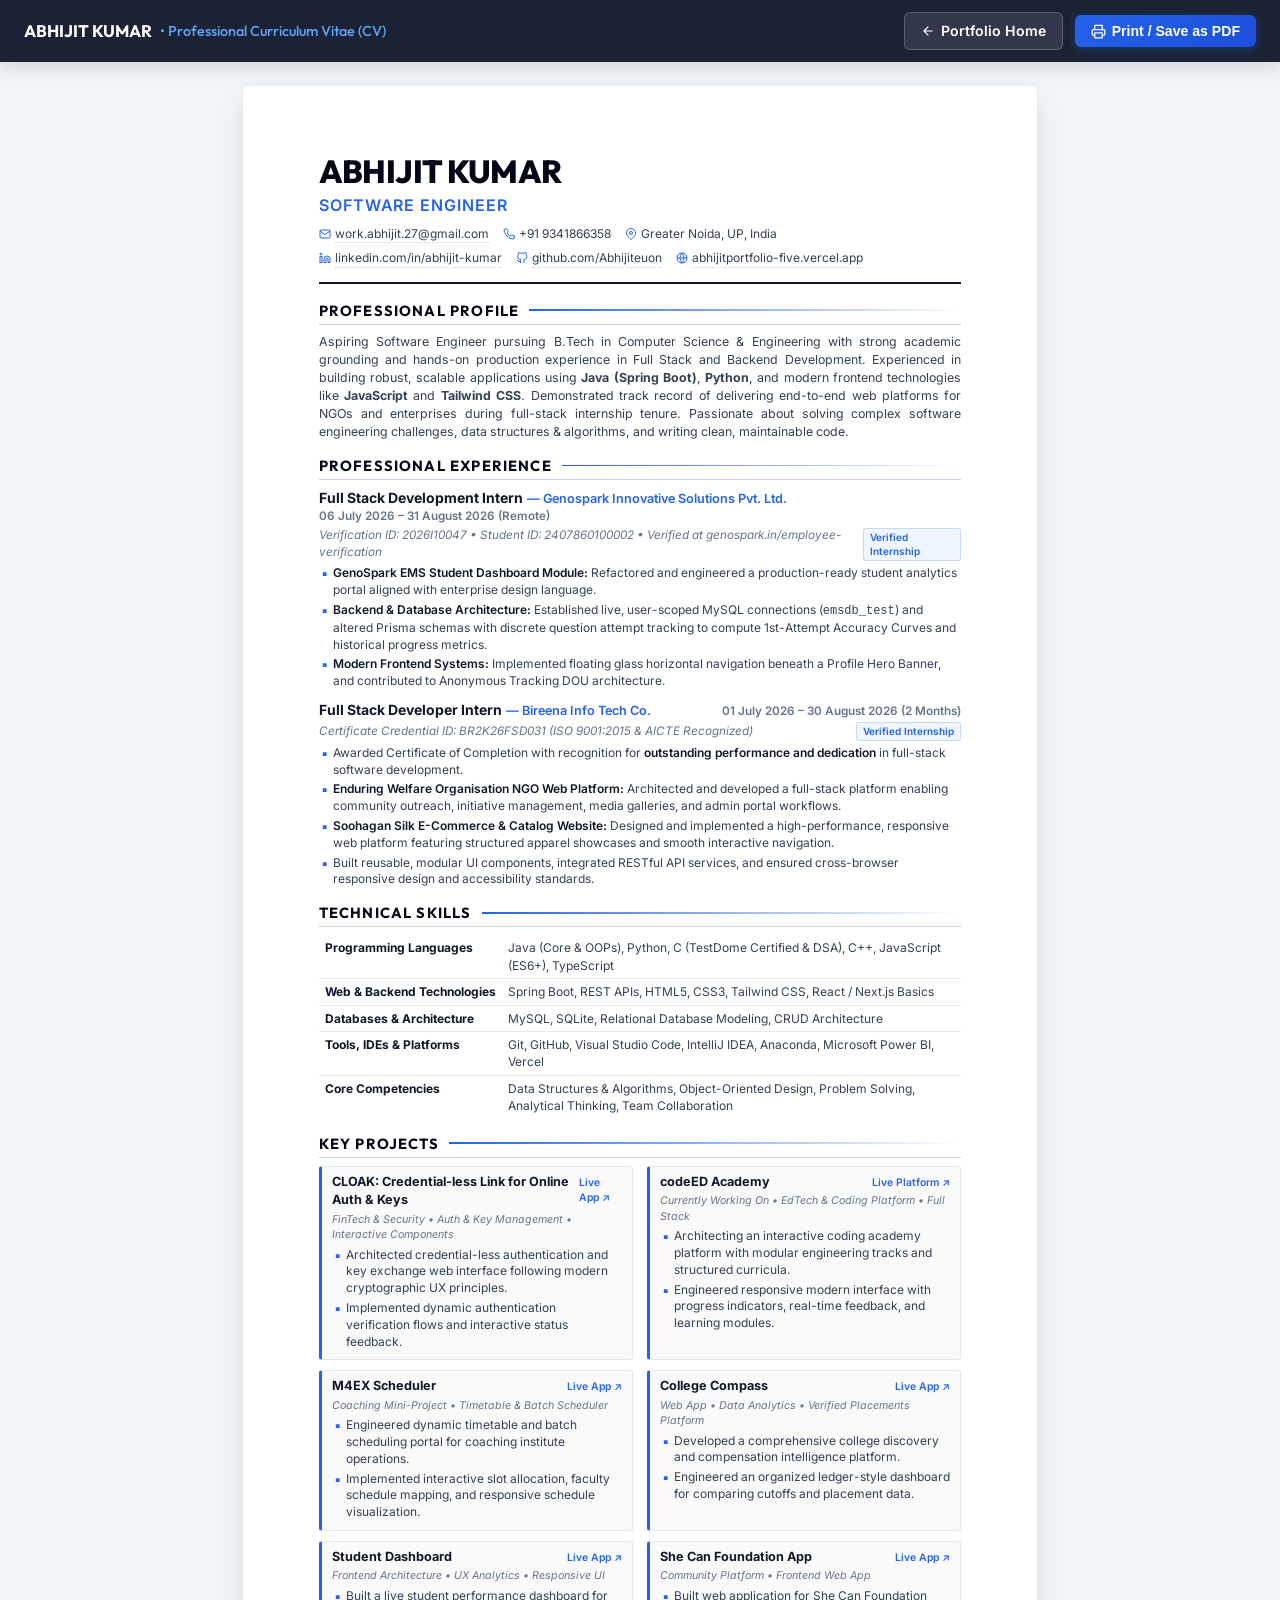
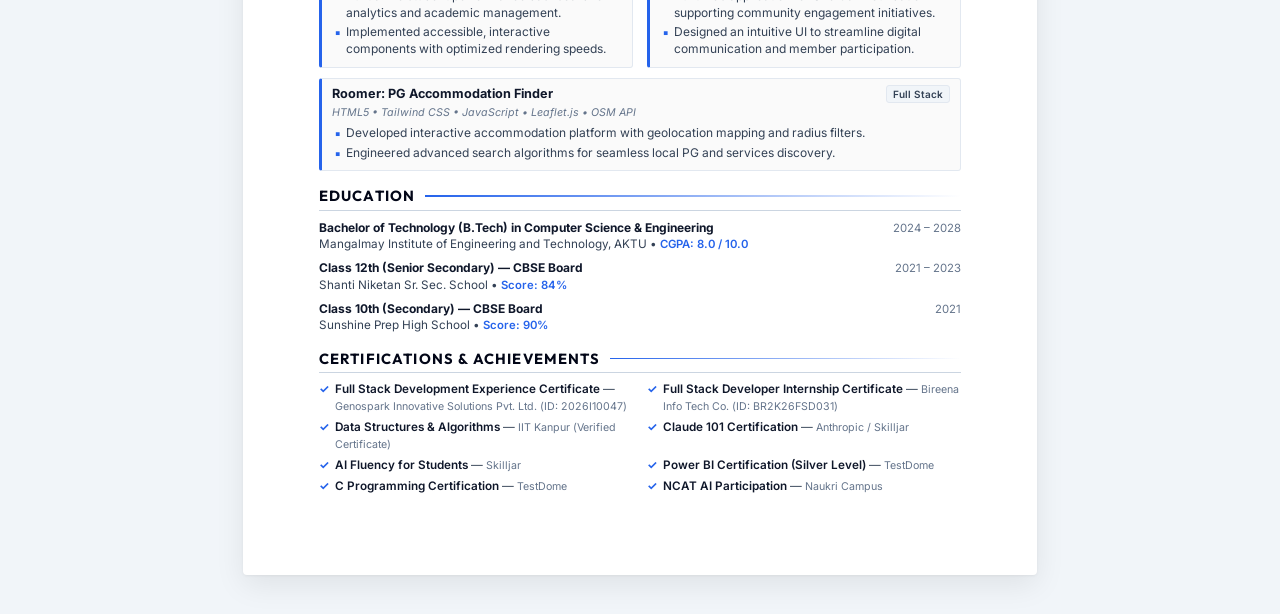
<file: cv.html>
<!DOCTYPE html>
<html lang="en">
<head>
    <meta charset="UTF-8">
    <meta name="viewport" content="width=device-width, initial-scale=1.0">
    <title>Abhijit Kumar - Curriculum Vitae (CV)</title>
    <meta name="description" content="Curriculum Vitae of Abhijit Kumar, Software Engineer & Full Stack Developer">
    <link rel="preconnect" href="https://fonts.googleapis.com">
    <link rel="preconnect" href="https://fonts.gstatic.com" crossorigin>
    <link href="https://fonts.googleapis.com/css2?family=Inter:wght@300;400;500;600;700;800&family=Outfit:wght@500;600;700;800&display=swap" rel="stylesheet">
    <style>
        /* Reset & Root Variables */
        :root {
            --primary: #0f172a;        /* Slate 900 */
            --primary-dark: #020617;
            --secondary: #334155;      /* Slate 700 */
            --muted: #64748b;          /* Slate 500 */
            --accent: #2563eb;         /* Royal Blue */
            --accent-dark: #1d4ed8;
            --accent-light: #eff6ff;
            --border: #cbd5e1;         /* Slate 300 */
            --border-light: #e2e8f0;
            --bg-page: #ffffff;
            --bg-body: #f1f5f9;
            --tag-bg: #f1f5f9;
            --tag-text: #334155;
            --font-main: 'Inter', -apple-system, BlinkMacSystemFont, 'Segoe UI', Roboto, sans-serif;
            --font-heading: 'Outfit', 'Inter', sans-serif;
        }

        * {
            box-sizing: border-box;
            margin: 0;
            padding: 0;
        }

        body {
            font-family: var(--font-main);
            background-color: var(--bg-body);
            color: var(--primary);
            font-size: 10pt;
            line-height: 1.45;
            -webkit-font-smoothing: antialiased;
            -moz-osx-font-smoothing: grayscale;
        }

        /* Top Action Bar for Screen View */
        .action-bar {
            position: sticky;
            top: 0;
            z-index: 1000;
            background: rgba(15, 23, 42, 0.95);
            backdrop-filter: blur(8px);
            color: #ffffff;
            padding: 12px 24px;
            display: flex;
            justify-content: space-between;
            align-items: center;
            box-shadow: 0 4px 20px rgba(0, 0, 0, 0.15);
        }

        .action-bar-title {
            font-family: var(--font-heading);
            font-size: 1.05rem;
            font-weight: 700;
            display: flex;
            align-items: center;
            gap: 8px;
        }

        .action-bar-title span {
            color: #60a5fa;
            font-weight: 500;
            font-size: 0.9rem;
        }

        .action-buttons {
            display: flex;
            gap: 12px;
            align-items: center;
        }

        .btn {
            display: inline-flex;
            align-items: center;
            gap: 6px;
            padding: 8px 16px;
            font-size: 0.88rem;
            font-weight: 600;
            border-radius: 6px;
            text-decoration: none;
            cursor: pointer;
            transition: all 0.2s ease;
            border: none;
        }

        .btn-primary {
            background: linear-gradient(135deg, #2563eb, #1d4ed8);
            color: #ffffff;
            box-shadow: 0 2px 8px rgba(37, 99, 235, 0.35);
        }

        .btn-primary:hover {
            background: linear-gradient(135deg, #1d4ed8, #1e40af);
            transform: translateY(-1px);
            box-shadow: 0 4px 12px rgba(37, 99, 235, 0.45);
        }

        .btn-secondary {
            background: rgba(255, 255, 255, 0.1);
            color: #ffffff;
            border: 1px solid rgba(255, 255, 255, 0.2);
        }

        .btn-secondary:hover {
            background: rgba(255, 255, 255, 0.2);
            color: #ffffff;
        }

        /* CV Document Canvas */
        .cv-wrapper {
            max-width: 210mm;
            margin: 24px auto 40px auto;
            background: var(--bg-page);
            box-shadow: 0 10px 30px rgba(0, 0, 0, 0.08), 0 1px 3px rgba(0, 0, 0, 0.05);
            border-radius: 4px;
            overflow: hidden;
        }

        .cv-container {
            padding: 18mm 20mm;
        }

        /* Header Section */
        .cv-header {
            border-bottom: 2px solid var(--primary);
            padding-bottom: 14px;
            margin-bottom: 16px;
            display: flex;
            justify-content: space-between;
            align-items: flex-start;
            gap: 16px;
        }

        .header-left {
            flex: 1;
        }

        .candidate-name {
            font-family: var(--font-heading);
            font-size: 24pt;
            font-weight: 800;
            letter-spacing: -0.02em;
            color: var(--primary-dark);
            text-transform: uppercase;
            line-height: 1.1;
            margin-bottom: 4px;
        }

        .candidate-title {
            font-size: 12pt;
            font-weight: 600;
            color: var(--accent);
            text-transform: uppercase;
            letter-spacing: 0.06em;
            margin-bottom: 8px;
        }

        .contact-grid {
            display: flex;
            flex-wrap: wrap;
            gap: 6px 14px;
            font-size: 9pt;
            color: var(--secondary);
        }

        .contact-item {
            display: inline-flex;
            align-items: center;
            gap: 4px;
            text-decoration: none;
            color: inherit;
        }

        .contact-item a {
            color: var(--secondary);
            text-decoration: none;
            border-bottom: 1px dotted var(--border);
        }

        .contact-item a:hover {
            color: var(--accent);
            border-bottom-color: var(--accent);
        }

        .contact-item svg {
            width: 12px;
            height: 12px;
            color: var(--accent);
            flex-shrink: 0;
        }

        /* Section Title Styling */
        .section-title {
            font-family: var(--font-heading);
            font-size: 11pt;
            font-weight: 700;
            text-transform: uppercase;
            letter-spacing: 0.08em;
            color: var(--primary-dark);
            border-bottom: 1.5px solid var(--border);
            padding-bottom: 3px;
            margin-top: 14px;
            margin-bottom: 8px;
            display: flex;
            align-items: center;
            justify-content: space-between;
        }

        .section-title::after {
            content: "";
            flex: 1;
            height: 1.5px;
            background: linear-gradient(90deg, var(--accent) 0%, transparent 100%);
            margin-left: 10px;
        }

        /* Section Layouts */
        .cv-section {
            margin-bottom: 12px;
            page-break-inside: avoid;
            break-inside: avoid;
        }

        .summary-text {
            font-size: 9.3pt;
            color: var(--secondary);
            text-align: justify;
            line-height: 1.45;
        }

        /* Experience Item */
        .item-block {
            margin-bottom: 10px;
            page-break-inside: avoid;
            break-inside: avoid;
        }

        .item-header {
            display: flex;
            justify-content: space-between;
            align-items: baseline;
            flex-wrap: wrap;
            margin-bottom: 2px;
        }

        .item-role {
            font-size: 10.5pt;
            font-weight: 700;
            color: var(--primary);
        }

        .item-company {
            font-size: 9.5pt;
            font-weight: 600;
            color: var(--accent);
        }

        .item-duration {
            font-size: 8.8pt;
            font-weight: 600;
            color: var(--muted);
            text-align: right;
            white-space: nowrap;
        }

        .item-location {
            font-size: 8.5pt;
            color: var(--muted);
            font-style: italic;
        }

        .item-meta {
            display: flex;
            justify-content: space-between;
            align-items: center;
            font-size: 8.8pt;
            margin-bottom: 4px;
            color: var(--muted);
        }

        .tag-badge {
            display: inline-block;
            font-size: 7.5pt;
            font-weight: 600;
            padding: 1px 6px;
            border-radius: 3px;
            background: var(--tag-bg);
            color: var(--tag-text);
            border: 1px solid var(--border-light);
        }

        .tag-badge.accent-badge {
            background: var(--accent-light);
            color: var(--accent);
            border-color: rgba(37, 99, 235, 0.2);
        }

        /* Bullet lists */
        .cv-list {
            list-style: none;
            padding-left: 0;
            margin-top: 3px;
        }

        .cv-list li {
            position: relative;
            padding-left: 14px;
            font-size: 9pt;
            color: var(--secondary);
            margin-bottom: 3px;
            line-height: 1.4;
        }

        .cv-list li::before {
            content: "▪";
            position: absolute;
            left: 2px;
            top: -1px;
            color: var(--accent);
            font-size: 10pt;
        }

        .cv-list li strong {
            color: var(--primary);
            font-weight: 600;
        }

        /* Skills Grid */
        .skills-table {
            width: 100%;
            border-collapse: collapse;
            font-size: 9pt;
            margin-top: 4px;
        }

        .skills-table tr {
            border-bottom: 1px solid var(--border-light);
        }

        .skills-table tr:last-child {
            border-bottom: none;
        }

        .skills-table td {
            padding: 4px 6px;
            vertical-align: top;
        }

        .skills-label {
            font-weight: 700;
            color: var(--primary);
            width: 28%;
            white-space: nowrap;
        }

        .skills-val {
            color: var(--secondary);
            width: 72%;
        }

        /* Projects 2-Column Grid */
        .projects-grid {
            display: grid;
            grid-template-columns: 1fr 1fr;
            gap: 10px 14px;
        }

        .projects-grid .project-card:last-child:nth-child(odd) {
            grid-column: 1 / -1;
        }

        .project-card {
            background: #fafafa;
            border: 1px solid var(--border-light);
            border-left: 3px solid var(--accent);
            padding: 6px 10px;
            border-radius: 3px;
            page-break-inside: avoid;
            break-inside: avoid;
        }

        .project-card-header {
            display: flex;
            justify-content: space-between;
            align-items: baseline;
            margin-bottom: 2px;
        }

        .project-name {
            font-size: 9.5pt;
            font-weight: 700;
            color: var(--primary);
        }

        .project-link {
            font-size: 7.8pt;
            color: var(--accent);
            font-weight: 600;
            text-decoration: none;
        }

        .project-link:hover {
            text-decoration: underline;
        }

        .project-tags {
            font-size: 8pt;
            color: var(--muted);
            margin-bottom: 4px;
            font-style: italic;
        }

        /* Education Table / Grid */
        .edu-grid {
            display: grid;
            grid-template-columns: 1fr;
            gap: 6px;
        }

        .edu-item {
            display: flex;
            justify-content: space-between;
            align-items: baseline;
            font-size: 9pt;
        }

        .edu-degree {
            font-weight: 700;
            color: var(--primary);
        }

        .edu-school {
            color: var(--secondary);
            font-size: 8.8pt;
        }

        .edu-score {
            font-weight: 600;
            color: var(--accent);
            font-size: 8.5pt;
        }

        .edu-year {
            color: var(--muted);
            font-size: 8.5pt;
            text-align: right;
            white-space: nowrap;
        }

        /* Certifications Grid */
        .certs-grid {
            display: grid;
            grid-template-columns: 1fr 1fr;
            gap: 4px 14px;
            font-size: 8.8pt;
        }

        .cert-entry {
            display: flex;
            align-items: baseline;
            gap: 6px;
            color: var(--secondary);
        }

        .cert-bullet {
            color: var(--accent);
            font-weight: bold;
        }

        .cert-name {
            color: var(--primary);
            font-weight: 600;
        }

        .cert-org {
            color: var(--muted);
            font-size: 8pt;
        }

        /* Print Specific CSS Optimization */
        @page {
            size: A4;
            margin: 10mm 12mm 10mm 12mm;
        }

        @media print {
            body {
                background: #ffffff !important;
                color: #000000 !important;
                font-size: 9.5pt;
            }

            .action-bar {
                display: none !important;
            }

            .cv-wrapper {
                max-width: 100% !important;
                margin: 0 !important;
                padding: 0 !important;
                box-shadow: none !important;
                border-radius: 0 !important;
            }

            .cv-container {
                padding: 0 !important;
            }

            a {
                text-decoration: none !important;
                color: inherit !important;
            }

            .project-card {
                background: #ffffff !important;
                border: 1px solid #e2e8f0 !important;
                border-left: 3px solid #2563eb !important;
            }

            .cv-section, .item-block, .project-card {
                page-break-inside: avoid !important;
                break-inside: avoid !important;
            }

            * {
                -webkit-print-color-adjust: exact !important;
                print-color-adjust: exact !important;
            }
        }
    </style>
</head>
<body>

    <!-- Top Action Bar (Screen Only) -->
    <div class="action-bar">
        <div class="action-bar-title">
            <strong>ABHIJIT KUMAR</strong>
            <span>• Professional Curriculum Vitae (CV)</span>
        </div>
        <div class="action-buttons">
            <a href="index.html" class="btn btn-secondary">
                <svg width="14" height="14" viewBox="0 0 24 24" fill="none" stroke="currentColor" stroke-width="2" stroke-linecap="round" stroke-linejoin="round"><path d="M19 12H5M12 19l-7-7 7-7"/></svg>
                Portfolio Home
            </a>
            <button onclick="window.print()" class="btn btn-primary" title="Print or Save as PDF">
                <svg width="15" height="15" viewBox="0 0 24 24" fill="none" stroke="currentColor" stroke-width="2" stroke-linecap="round" stroke-linejoin="round"><polyline points="6 9 6 2 18 2 18 9"></polyline><path d="M6 18H4a2 2 0 0 1-2-2v-5a2 2 0 0 1 2-2h16a2 2 0 0 1 2 2v5a2 2 0 0 1-2 2h-2"></path><rect x="6" y="14" width="12" height="8"></rect></svg>
                Print / Save as PDF
            </button>
        </div>
    </div>

    <!-- Main Document Canvas -->
    <div class="cv-wrapper">
        <div class="cv-container">

            <!-- Header -->
            <header class="cv-header">
                <div class="header-left">
                    <h1 class="candidate-name">Abhijit Kumar</h1>
                    <div class="candidate-title">Software Engineer </div>
                    <div class="contact-grid">
                        <span class="contact-item">
                            <svg viewBox="0 0 24 24" fill="none" stroke="currentColor" stroke-width="2"><path d="M4 4h16c1.1 0 2 .9 2 2v12c0 1.1-.9 2-2 2H4c-1.1 0-2-.9-2-2V6c0-1.1.9-2 2-2z"/><polyline points="22,6 12,13 2,6"/></svg>
                            <a href="mailto:work.abhijit.27@gmail.com">work.abhijit.27@gmail.com</a>
                        </span>
                        <span class="contact-item">
                            <svg viewBox="0 0 24 24" fill="none" stroke="currentColor" stroke-width="2"><path d="M22 16.92v3a2 2 0 0 1-2.18 2 19.79 19.79 0 0 1-8.63-3.07 19.5 19.5 0 0 1-6-6 19.79 19.79 0 0 1-3.07-8.67A2 2 0 0 1 4.11 2h3a2 2 0 0 1 2 1.72 12.84 12.84 0 0 0 .7 2.81 2 2 0 0 1-.45 2.11L8.09 9.91a16 16 0 0 0 6 6l2.19-1.16a2 2 0 0 1 2.11-.45 12.84 12.84 0 0 0 2.81.7A2 2 0 0 1 22 18.92z"/></svg>
                            +91 9341866358
                        </span>
                        <span class="contact-item">
                            <svg viewBox="0 0 24 24" fill="none" stroke="currentColor" stroke-width="2"><path d="M21 10c0 7-9 13-9 13s-9-6-9-13a9 9 0 0 1 18 0z"/><circle cx="12" cy="10" r="3"/></svg>
                            Greater Noida, UP, India
                        </span>
                        <span class="contact-item">
                            <svg viewBox="0 0 24 24" fill="none" stroke="currentColor" stroke-width="2"><path d="M16 8a6 6 0 0 1 6 6v7h-4v-7a2 2 0 0 0-2-2 2 2 0 0 0-2 2v7h-4v-7a6 6 0 0 1 6-6z"/><rect x="2" y="9" width="4" height="12"/><circle cx="4" cy="4" r="2"/></svg>
                            <a href="https://www.linkedin.com/in/abhijit-kumar-713827284" target="_blank">linkedin.com/in/abhijit-kumar</a>
                        </span>
                        <span class="contact-item">
                            <svg viewBox="0 0 24 24" fill="none" stroke="currentColor" stroke-width="2"><path d="M9 19c-5 1.5-5-2.5-7-3m14 6v-3.87a3.37 3.37 0 0 0-.94-2.61c3.14-.35 6.44-1.54 6.44-7A5.44 5.44 0 0 0 20 4.77 5.07 5.07 0 0 0 19.91 1S18.73.65 16 2.48a13.38 13.38 0 0 0-7 0C6.27.65 5.09 1 5.09 1A5.07 5.07 0 0 0 5 4.77a5.44 5.44 0 0 0-1.5 3.78c0 5.42 3.3 6.61 6.44 7A3.37 3.37 0 0 0 9 18.13V22"/></svg>
                            <a href="https://github.com/Abhijiteuon" target="_blank">github.com/Abhijiteuon</a>
                        </span>
                        <span class="contact-item">
                            <svg viewBox="0 0 24 24" fill="none" stroke="currentColor" stroke-width="2"><circle cx="12" cy="12" r="10"/><line x1="2" y1="12" x2="22" y2="12"/><path d="M12 2a15.3 15.3 0 0 1 4 10 15.3 15.3 0 0 1-4 10 15.3 15.3 0 0 1-4-10 15.3 15.3 0 0 1 4-10z"/></svg>
                            <a href="https://abhijitportfolio-five.vercel.app" target="_blank">abhijitportfolio-five.vercel.app</a>
                        </span>
                    </div>
                </div>
            </header>

            <!-- Professional Summary -->
            <section class="cv-section">
                <h2 class="section-title">Professional Profile</h2>
                <p class="summary-text">
                    Aspiring Software Engineer pursuing B.Tech in Computer Science & Engineering with strong academic grounding and hands-on production experience in Full Stack and Backend Development. Experienced in building robust, scalable applications using <strong>Java (Spring Boot)</strong>, <strong>Python</strong>, and modern frontend technologies like <strong>JavaScript</strong> and <strong>Tailwind CSS</strong>. Demonstrated track record of delivering end-to-end web platforms for NGOs and enterprises during full-stack internship tenure. Passionate about solving complex software engineering challenges, data structures & algorithms, and writing clean, maintainable code.
                </p>
            </section>

            <!-- Professional Experience -->
            <section class="cv-section">
                <h2 class="section-title">Professional Experience</h2>
                
                <div class="item-block">
                    <div class="item-header">
                        <div>
                            <span class="item-role">Full Stack Development Intern</span>
                            <span class="item-company"> — Genospark Innovative Solutions Pvt. Ltd.</span>
                        </div>
                        <span class="item-duration">06 July 2026 – 31 August 2026 (Remote)</span>
                    </div>
                    <div class="item-meta">
                        <span><em>Verification ID: 2026I10047 • Student ID: 2407860100002 • Verified at genospark.in/employee-verification</em></span>
                        <span class="tag-badge accent-badge">Verified Internship</span>
                    </div>
                    <ul class="cv-list">
                        <li><strong>GenoSpark EMS Student Dashboard Module:</strong> Refactored and engineered a production-ready student analytics portal aligned with enterprise design language.</li>
                        <li><strong>Backend & Database Architecture:</strong> Established live, user-scoped MySQL connections (<code>emsdb_test</code>) and altered Prisma schemas with discrete question attempt tracking to compute 1st-Attempt Accuracy Curves and historical progress metrics.</li>
                        <li><strong>Modern Frontend Systems:</strong> Implemented floating glass horizontal navigation beneath a Profile Hero Banner, and contributed to Anonymous Tracking DOU architecture.</li>
                    </ul>
                </div>

                <div class="item-block">
                    <div class="item-header">
                        <div>
                            <span class="item-role">Full Stack Developer Intern</span>
                            <span class="item-company"> — Bireena Info Tech Co.</span>
                        </div>
                        <span class="item-duration">01 July 2026 – 30 August 2026 (2 Months)</span>
                    </div>
                    <div class="item-meta">
                        <span><em>Certificate Credential ID: BR2K26FSD031 (ISO 9001:2015 & AICTE Recognized)</em></span>
                        <span class="tag-badge accent-badge">Verified Internship</span>
                    </div>
                    <ul class="cv-list">
                        <li>Awarded Certificate of Completion with recognition for <strong>outstanding performance and dedication</strong> in full-stack software development.</li>
                        <li><strong>Enduring Welfare Organisation NGO Web Platform:</strong> Architected and developed a full-stack platform enabling community outreach, initiative management, media galleries, and admin portal workflows.</li>
                        <li><strong>Soohagan Silk E-Commerce & Catalog Website:</strong> Designed and implemented a high-performance, responsive web platform featuring structured apparel showcases and smooth interactive navigation.</li>
                        <li>Built reusable, modular UI components, integrated RESTful API services, and ensured cross-browser responsive design and accessibility standards.</li>
                    </ul>
                </div>
            </section>

            <!-- Technical Skills -->
            <section class="cv-section">
                <h2 class="section-title">Technical Skills</h2>
                <table class="skills-table">
                    <tr>
                        <td class="skills-label">Programming Languages</td>
                        <td class="skills-val">Java (Core & OOPs), Python, C (TestDome Certified & DSA), C++, JavaScript (ES6+), TypeScript</td>
                    </tr>
                    <tr>
                        <td class="skills-label">Web & Backend Technologies</td>
                        <td class="skills-val">Spring Boot, REST APIs, HTML5, CSS3, Tailwind CSS, React / Next.js Basics</td>
                    </tr>
                    <tr>
                        <td class="skills-label">Databases & Architecture</td>
                        <td class="skills-val">MySQL, SQLite, Relational Database Modeling, CRUD Architecture</td>
                    </tr>
                    <tr>
                        <td class="skills-label">Tools, IDEs & Platforms</td>
                        <td class="skills-val">Git, GitHub, Visual Studio Code, IntelliJ IDEA, Anaconda, Microsoft Power BI, Vercel</td>
                    </tr>
                    <tr>
                        <td class="skills-label">Core Competencies</td>
                        <td class="skills-val">Data Structures & Algorithms, Object-Oriented Design, Problem Solving, Analytical Thinking, Team Collaboration</td>
                    </tr>
                </table>
            </section>

            <!-- Key Technical Projects -->
            <section class="cv-section">
                <h2 class="section-title">Key Projects</h2>
                <div class="projects-grid">
                    
                    <!-- Project 1 -->
                    <div class="project-card">
                        <div class="project-card-header">
                            <span class="project-name">CLOAK: Credential-less Link for Online Auth &amp; Keys</span>
                            <a href="https://upi-payment-app-puce.vercel.app/" target="_blank" class="project-link">Live App ↗</a>
                        </div>
                        <div class="project-tags">FinTech &amp; Security • Auth &amp; Key Management • Interactive Components</div>
                        <ul class="cv-list">
                            <li>Architected credential-less authentication and key exchange web interface following modern cryptographic UX principles.</li>
                            <li>Implemented dynamic authentication verification flows and interactive status feedback.</li>
                        </ul>
                    </div>

                    <!-- Project 2 -->
                    <div class="project-card">
                        <div class="project-card-header">
                            <span class="project-name">codeED Academy</span>
                            <a href="https://codeed-academy.vercel.app/" target="_blank" class="project-link">Live Platform ↗</a>
                        </div>
                        <div class="project-tags">Currently Working On • EdTech &amp; Coding Platform • Full Stack</div>
                        <ul class="cv-list">
                            <li>Architecting an interactive coding academy platform with modular engineering tracks and structured curricula.</li>
                            <li>Engineered responsive modern interface with progress indicators, real-time feedback, and learning modules.</li>
                        </ul>
                    </div>

                    <!-- Project 3 -->
                    <div class="project-card">
                        <div class="project-card-header">
                            <span class="project-name">M4EX Scheduler</span>
                            <a href="https://m4ex-scheduler.vercel.app/" target="_blank" class="project-link">Live App ↗</a>
                        </div>
                        <div class="project-tags">Coaching Mini-Project • Timetable &amp; Batch Scheduler</div>
                        <ul class="cv-list">
                            <li>Engineered dynamic timetable and batch scheduling portal for coaching institute operations.</li>
                            <li>Implemented interactive slot allocation, faculty schedule mapping, and responsive schedule visualization.</li>
                        </ul>
                    </div>

                    <!-- Project 4 -->
                    <div class="project-card">
                        <div class="project-card-header">
                            <span class="project-name">College Compass</span>
                            <a href="https://college-compass-iota.vercel.app/" target="_blank" class="project-link">Live App ↗</a>
                        </div>
                        <div class="project-tags">Web App • Data Analytics • Verified Placements Platform</div>
                        <ul class="cv-list">
                            <li>Developed a comprehensive college discovery and compensation intelligence platform.</li>
                            <li>Engineered an organized ledger-style dashboard for comparing cutoffs and placement data.</li>
                        </ul>
                    </div>

                    <!-- Project 5 -->
                    <div class="project-card">
                        <div class="project-card-header">
                            <span class="project-name">Student Dashboard</span>
                            <a href="https://student-dashboard-sage.vercel.app/" target="_blank" class="project-link">Live App ↗</a>
                        </div>
                        <div class="project-tags">Frontend Architecture • UX Analytics • Responsive UI</div>
                        <ul class="cv-list">
                            <li>Built a live student performance dashboard for analytics and academic management.</li>
                            <li>Implemented accessible, interactive components with optimized rendering speeds.</li>
                        </ul>
                    </div>

                    <!-- Project 6 -->
                    <div class="project-card">
                        <div class="project-card-header">
                            <span class="project-name">She Can Foundation App</span>
                            <a href="https://she-can-foundation-app.vercel.app/" target="_blank" class="project-link">Live App ↗</a>
                        </div>
                        <div class="project-tags">Community Platform • Frontend Web App</div>
                        <ul class="cv-list">
                            <li>Built web application for She Can Foundation supporting community engagement initiatives.</li>
                            <li>Designed an intuitive UI to streamline digital communication and member participation.</li>
                        </ul>
                    </div>

                    <!-- Project 7 -->
                    <div class="project-card">
                        <div class="project-card-header">
                            <span class="project-name">Roomer: PG Accommodation Finder</span>
                            <span class="tag-badge">Full Stack</span>
                        </div>
                        <div class="project-tags">HTML5 • Tailwind CSS • JavaScript • Leaflet.js • OSM API</div>
                        <ul class="cv-list">
                            <li>Developed interactive accommodation platform with geolocation mapping and radius filters.</li>
                            <li>Engineered advanced search algorithms for seamless local PG and services discovery.</li>
                        </ul>
                    </div>

                </div>
            </section>

            <!-- Education -->
            <section class="cv-section">
                <h2 class="section-title">Education</h2>
                <div class="edu-grid">
                    <div class="edu-item">
                        <div>
                            <div class="edu-degree">Bachelor of Technology (B.Tech) in Computer Science & Engineering</div>
                            <div class="edu-school">Mangalmay Institute of Engineering and Technology, AKTU • <span class="edu-score">CGPA: 8.0 / 10.0</span></div>
                        </div>
                        <div class="edu-year">2024 – 2028</div>
                    </div>
                    <div class="edu-item">
                        <div>
                            <div class="edu-degree">Class 12th (Senior Secondary) — CBSE Board</div>
                            <div class="edu-school">Shanti Niketan Sr. Sec. School • <span class="edu-score">Score: 84%</span></div>
                        </div>
                        <div class="edu-year">2021 – 2023</div>
                    </div>
                    <div class="edu-item">
                        <div>
                            <div class="edu-degree">Class 10th (Secondary) — CBSE Board</div>
                            <div class="edu-school">Sunshine Prep High School • <span class="edu-score">Score: 90%</span></div>
                        </div>
                        <div class="edu-year">2021</div>
                    </div>
                </div>
            </section>

            <!-- Honors, Certifications & Achievements -->
            <section class="cv-section">
                <h2 class="section-title">Certifications & Achievements</h2>
                <div class="certs-grid">
                    <div class="cert-entry">
                        <span class="cert-bullet">✓</span>
                        <div>
                            <span class="cert-name">Full Stack Development Experience Certificate</span> — 
                            <span class="cert-org">Genospark Innovative Solutions Pvt. Ltd. (ID: 2026I10047)</span>
                        </div>
                    </div>
                    <div class="cert-entry">
                        <span class="cert-bullet">✓</span>
                        <div>
                            <span class="cert-name">Full Stack Developer Internship Certificate</span> — 
                            <span class="cert-org">Bireena Info Tech Co. (ID: BR2K26FSD031)</span>
                        </div>
                    </div>
                    <div class="cert-entry">
                        <span class="cert-bullet">✓</span>
                        <div>
                            <span class="cert-name">Data Structures & Algorithms</span> — 
                            <span class="cert-org">IIT Kanpur (Verified Certificate)</span>
                        </div>
                    </div>
                    <div class="cert-entry">
                        <span class="cert-bullet">✓</span>
                        <div>
                            <span class="cert-name">Claude 101 Certification</span> — 
                            <span class="cert-org">Anthropic / Skilljar</span>
                        </div>
                    </div>
                    <div class="cert-entry">
                        <span class="cert-bullet">✓</span>
                        <div>
                            <span class="cert-name">AI Fluency for Students</span> — 
                            <span class="cert-org">Skilljar</span>
                        </div>
                    </div>
                    <div class="cert-entry">
                        <span class="cert-bullet">✓</span>
                        <div>
                            <span class="cert-name">Power BI Certification (Silver Level)</span> — 
                            <span class="cert-org">TestDome</span>
                        </div>
                    </div>
                    <div class="cert-entry">
                        <span class="cert-bullet">✓</span>
                        <div>
                            <span class="cert-name">C Programming Certification</span> — 
                            <span class="cert-org">TestDome</span>
                        </div>
                    </div>
                    <div class="cert-entry">
                        <span class="cert-bullet">✓</span>
                        <div>
                            <span class="cert-name">NCAT AI Participation</span> — 
                            <span class="cert-org">Naukri Campus</span>
                        </div>
                    </div>
                </div>
            </section>

        </div>
    </div>

</body>
</html>
</file>
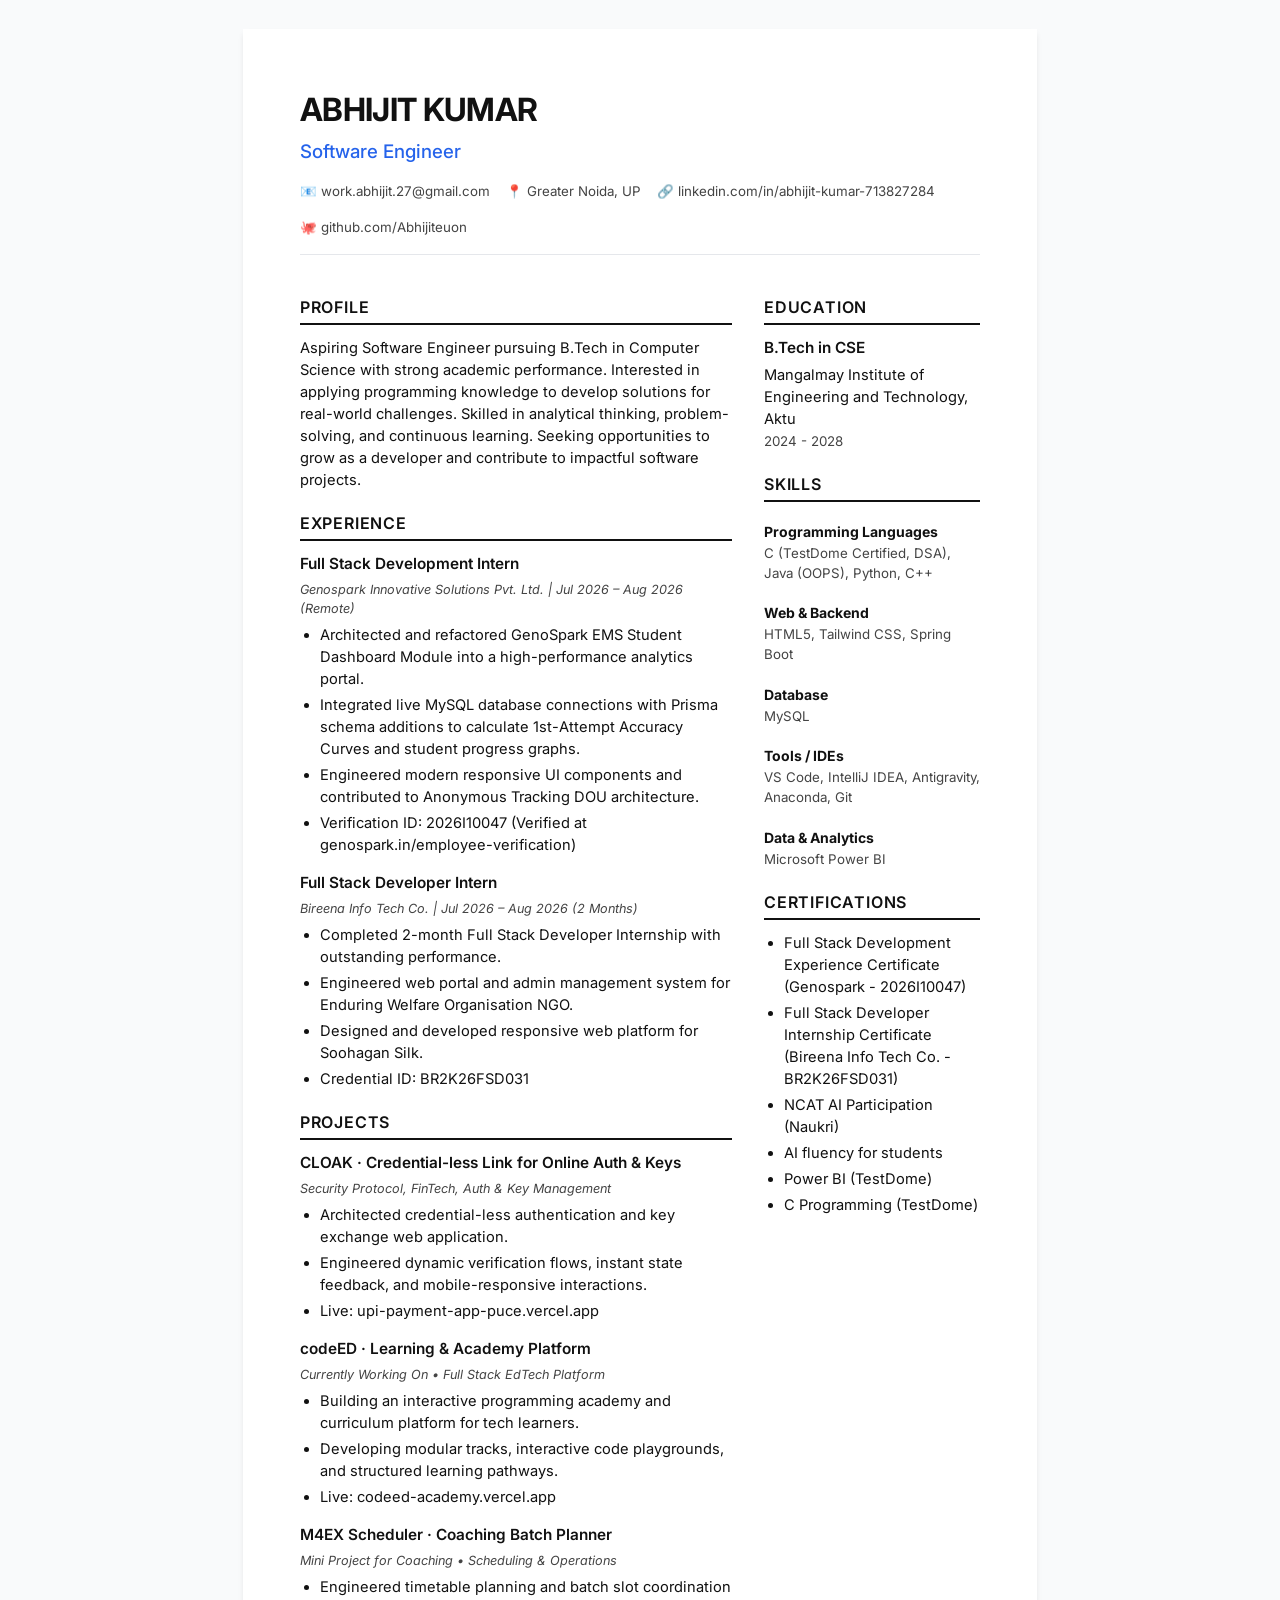
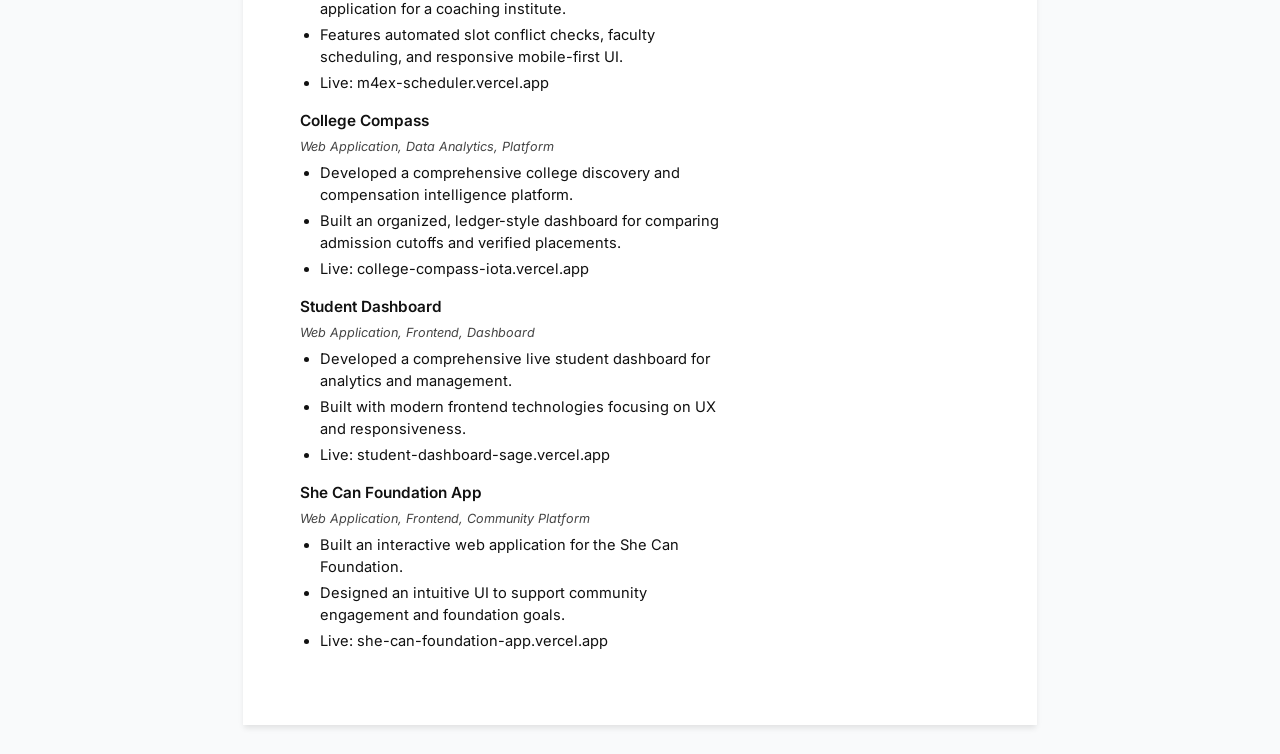
<file: resume.html>
<!DOCTYPE html>
<html lang="en">
<head>
    <meta charset="UTF-8">
    <meta name="viewport" content="width=device-width, initial-scale=1.0">
    <title>Abhijit Kumar - Resume</title>
    <link href="https://fonts.googleapis.com/css2?family=Inter:wght@400;500;600;700&display=swap" rel="stylesheet">
    <style>
        /* Standalone Print-Friendly Resume Styles */
        :root {
            --primary: #111;
            --secondary: #444;
            --accent: #2563eb;
            --border: #e5e7eb;
        }

        body, html {
            margin: 0;
            padding: 0;
            font-family: 'Inter', sans-serif;
            background-color: #f9fafb;
            color: var(--primary);
            font-size: 11pt; /* Standard print size */
            line-height: 1.5;
        }

        .page-container {
            background: white;
            width: 210mm;
            min-height: 297mm; /* A4 dimensions */
            margin: 2rem auto;
            padding: 15mm;
            box-shadow: 0 4px 6px -1px rgba(0, 0, 0, 0.1);
            box-sizing: border-box;
        }

        /* Print Settings */
        @page {
            size: A4;
            margin: 0; /* Let the container padding handle the margins */
        }

        @media print {
            body {
                background: white;
                margin: 0;
                padding: 0;
                -webkit-print-color-adjust: exact;
                print-color-adjust: exact;
            }
            .page-container {
                margin: 0;
                padding: 0;
                box-shadow: none;
                max-width: 100%;
                width: 100%;
            }
            a {
                text-decoration: none;
                color: var(--primary);
            }
            .resume-section {
                page-break-inside: avoid;
            }
        }

        /* Typography */
        h1 {
            font-size: 24pt;
            font-weight: 700;
            margin: 0 0 4px 0;
            letter-spacing: -0.02em;
            text-transform: uppercase;
        }

        h2.subtitle {
            font-size: 14pt;
            color: var(--accent);
            margin: 0 0 16px 0;
            font-weight: 500;
        }

        h3.section-title {
            font-size: 12pt;
            font-weight: 600;
            text-transform: uppercase;
            border-bottom: 2px solid var(--primary);
            padding-bottom: 4px;
            margin: 20px 0 12px 0;
            color: var(--primary);
            letter-spacing: 0.05em;
        }

        h4.item-title {
            font-size: 11.5pt;
            font-weight: 600;
            margin: 0 0 4px 0;
        }

        p {
            margin: 0 0 8px 0;
        }

        /* Header / Contact */
        .header {
            text-align: left;
            border-bottom: 1px solid var(--border);
            padding-bottom: 16px;
            margin-bottom: 20px;
        }

        .contact-info {
            display: flex;
            flex-wrap: wrap;
            gap: 16px;
            font-size: 10pt;
            color: var(--secondary);
        }

        .contact-info span {
            display: flex;
            align-items: center;
            gap: 4px;
        }

        /* Layout */
        .resume-content {
            display: flex;
            gap: 32px;
        }

        .main-column {
            flex: 2;
        }

        .side-column {
            flex: 1;
        }

        /* Lists */
        ul {
            margin: 0 0 12px 0;
            padding-left: 20px;
        }

        li {
            margin-bottom: 4px;
        }

        /* specific items */
        .project-item {
            margin-bottom: 16px;
        }
        
        .project-meta {
            font-size: 9.5pt;
            color: var(--secondary);
            font-style: italic;
            margin-bottom: 6px;
        }

        .skill-category {
            margin-bottom: 12px;
        }

        .skill-category h4 {
            font-size: 10.5pt;
            margin-bottom: 2px;
            color: var(--primary);
        }
        
        .skill-category p {
            font-size: 10pt;
            color: var(--secondary);
        }

        .education-item p {
            margin: 2px 0;
        }

    </style>
</head>
<body>
    <div class="page-container">
        <!-- Header Section -->
        <div class="header">
            <h1>Abhijit Kumar</h1>
            <h2 class="subtitle">Software Engineer</h2>
            <div class="contact-info">
                <span>📧 work.abhijit.27@gmail.com</span>
                <span>📍 Greater Noida, UP</span>
                <span>🔗 linkedin.com/in/abhijit-kumar-713827284</span>
                <span>🐙 github.com/Abhijiteuon</span>
            </div>
        </div>

        <div class="resume-content">
            <!-- Main Content (Left Column) -->
            <div class="main-column">
                <div class="resume-section">
                    <h3 class="section-title">Profile</h3>
                    <p>Aspiring Software Engineer pursuing B.Tech in Computer Science with strong academic performance. Interested in applying programming knowledge to develop solutions for real-world challenges. Skilled in analytical thinking, problem-solving, and continuous learning. Seeking opportunities to grow as a developer and contribute to impactful software projects.</p>
                </div>

                <div class="resume-section">
                    <h3 class="section-title">Experience</h3>
                    
                    <div class="project-item">
                        <h4 class="item-title">Full Stack Development Intern</h4>
                        <div class="project-meta">Genospark Innovative Solutions Pvt. Ltd. | Jul 2026 – Aug 2026 (Remote)</div>
                        <ul>
                            <li>Architected and refactored GenoSpark EMS Student Dashboard Module into a high-performance analytics portal.</li>
                            <li>Integrated live MySQL database connections with Prisma schema additions to calculate 1st-Attempt Accuracy Curves and student progress graphs.</li>
                            <li>Engineered modern responsive UI components and contributed to Anonymous Tracking DOU architecture.</li>
                            <li>Verification ID: 2026I10047 (Verified at genospark.in/employee-verification)</li>
                        </ul>
                    </div>

                    <div class="project-item">
                        <h4 class="item-title">Full Stack Developer Intern</h4>
                        <div class="project-meta">Bireena Info Tech Co. | Jul 2026 – Aug 2026 (2 Months)</div>
                        <ul>
                            <li>Completed 2-month Full Stack Developer Internship with outstanding performance.</li>
                            <li>Engineered web portal and admin management system for Enduring Welfare Organisation NGO.</li>
                            <li>Designed and developed responsive web platform for Soohagan Silk.</li>
                            <li>Credential ID: BR2K26FSD031</li>
                        </ul>
                    </div>
                </div>

                <div class="resume-section">
                    <h3 class="section-title">Projects</h3>
                    
                    <div class="project-item">
                        <h4 class="item-title">CLOAK &middot; Credential-less Link for Online Auth &amp; Keys</h4>
                        <div class="project-meta">Security Protocol, FinTech, Auth &amp; Key Management</div>
                        <ul>
                            <li>Architected credential-less authentication and key exchange web application.</li>
                            <li>Engineered dynamic verification flows, instant state feedback, and mobile-responsive interactions.</li>
                            <li>Live: upi-payment-app-puce.vercel.app</li>
                        </ul>
                    </div>

                    <div class="project-item">
                        <h4 class="item-title">codeED &middot; Learning &amp; Academy Platform</h4>
                        <div class="project-meta">Currently Working On &bull; Full Stack EdTech Platform</div>
                        <ul>
                            <li>Building an interactive programming academy and curriculum platform for tech learners.</li>
                            <li>Developing modular tracks, interactive code playgrounds, and structured learning pathways.</li>
                            <li>Live: codeed-academy.vercel.app</li>
                        </ul>
                    </div>

                    <div class="project-item">
                        <h4 class="item-title">M4EX Scheduler &middot; Coaching Batch Planner</h4>
                        <div class="project-meta">Mini Project for Coaching &bull; Scheduling &amp; Operations</div>
                        <ul>
                            <li>Engineered timetable planning and batch slot coordination application for a coaching institute.</li>
                            <li>Features automated slot conflict checks, faculty scheduling, and responsive mobile-first UI.</li>
                            <li>Live: m4ex-scheduler.vercel.app</li>
                        </ul>
                    </div>

                    <div class="project-item">
                        <h4 class="item-title">College Compass</h4>
                        <div class="project-meta">Web Application, Data Analytics, Platform</div>
                        <ul>
                            <li>Developed a comprehensive college discovery and compensation intelligence platform.</li>
                            <li>Built an organized, ledger-style dashboard for comparing admission cutoffs and verified placements.</li>
                            <li>Live: college-compass-iota.vercel.app</li>
                        </ul>
                    </div>

                    <div class="project-item">
                        <h4 class="item-title">Student Dashboard</h4>
                        <div class="project-meta">Web Application, Frontend, Dashboard</div>
                        <ul>
                            <li>Developed a comprehensive live student dashboard for analytics and management.</li>
                            <li>Built with modern frontend technologies focusing on UX and responsiveness.</li>
                            <li>Live: student-dashboard-sage.vercel.app</li>
                        </ul>
                    </div>

                    <div class="project-item">
                        <h4 class="item-title">She Can Foundation App</h4>
                        <div class="project-meta">Web Application, Frontend, Community Platform</div>
                        <ul>
                            <li>Built an interactive web application for the She Can Foundation.</li>
                            <li>Designed an intuitive UI to support community engagement and foundation goals.</li>
                            <li>Live: she-can-foundation-app.vercel.app</li>
                        </ul>
                    </div>
                </div>
            </div>

            <!-- Side Content (Right Column) -->
            <div class="side-column">
                <div class="resume-section">
                    <h3 class="section-title">Education</h3>
                    <div class="education-item">
                        <h4 class="item-title">B.Tech in CSE</h4>
                        <p>Mangalmay Institute of Engineering and Technology, Aktu</p>
                        <p style="color: var(--secondary); font-size: 10pt;">2024 - 2028</p>
                    </div>
                </div>

                <div class="resume-section">
                    <h3 class="section-title">Skills</h3>
                    
                    <div class="skill-category">
                        <h4>Programming Languages</h4>
                        <p>C (TestDome Certified, DSA), Java (OOPS), Python, C++</p>
                    </div>
                    
                    <div class="skill-category">
                        <h4>Web & Backend</h4>
                        <p>HTML5, Tailwind CSS, Spring Boot</p>
                    </div>
                    
                    <div class="skill-category">
                        <h4>Database</h4>
                        <p>MySQL</p>
                    </div>
                    
                    <div class="skill-category">
                        <h4>Tools / IDEs</h4>
                        <p>VS Code, IntelliJ IDEA, Antigravity, Anaconda, Git</p>
                    </div>
                    
                    <div class="skill-category">
                        <h4>Data & Analytics</h4>
                        <p>Microsoft Power BI</p>
                    </div>
                </div>

                <div class="resume-section">
                    <h3 class="section-title">Certifications</h3>
                    <ul>
                        <li>Full Stack Development Experience Certificate (Genospark - 2026I10047)</li>
                        <li>Full Stack Developer Internship Certificate (Bireena Info Tech Co. - BR2K26FSD031)</li>
                        <li>NCAT AI Participation (Naukri)</li>
                        <li>AI fluency for students</li>
                        <li>Power BI (TestDome)</li>
                        <li>C Programming (TestDome)</li>
                    </ul>
                </div>
            </div>
        </div>
    </div>
</body>
</html>
</file>
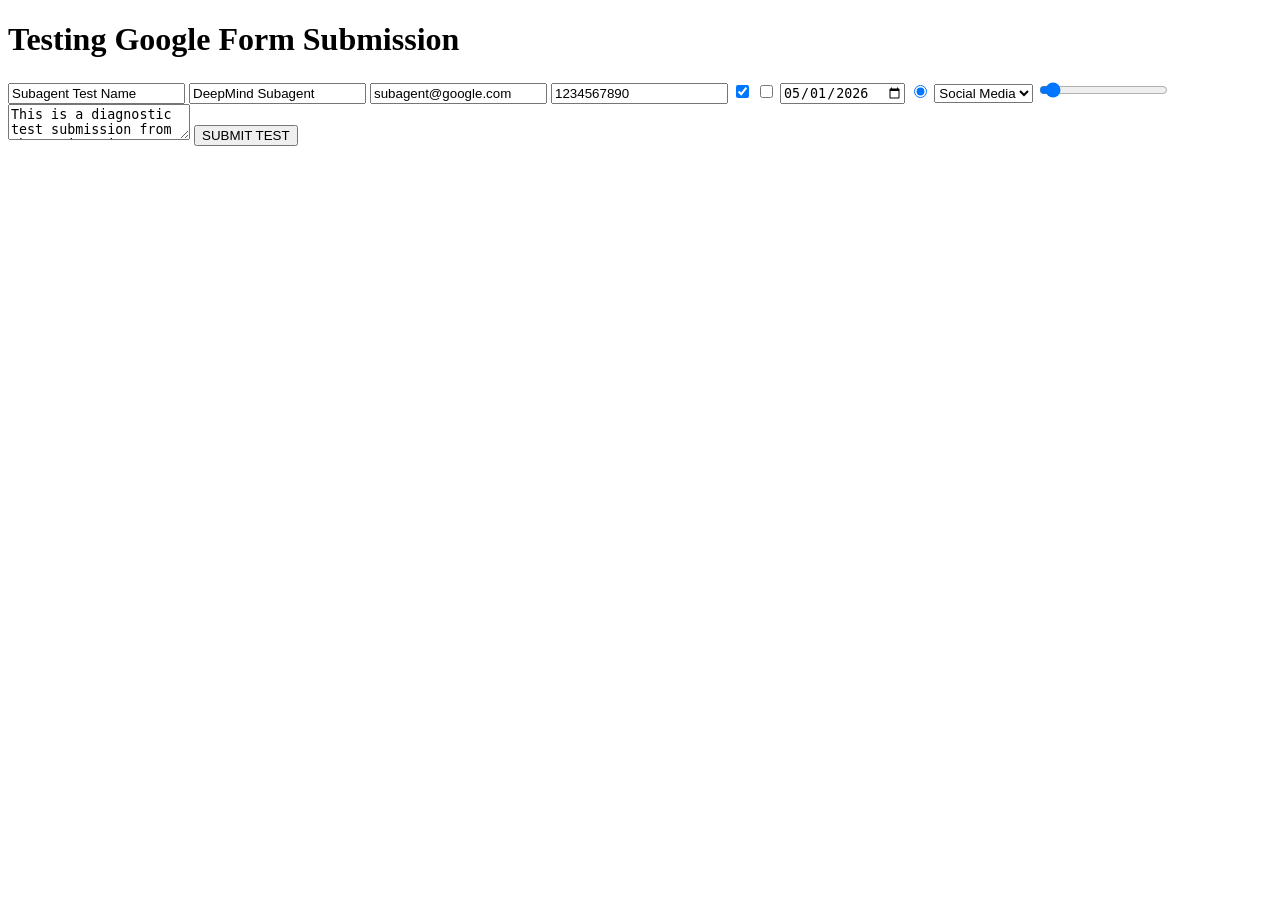
<file: test_form.html>
<!DOCTYPE html>
<html>
<head>
    <title>Google Form Test</title>
</head>
<body>
    <h1>Testing Google Form Submission</h1>
    <form action="https://docs.google.com/forms/d/e/1FAIpQLSf5RJboWZM5Mke0BjrHjiFB9pN4AtQqiIjN-tirnK740-Ofyg/formResponse" method="POST" target="hidden_iframe" id="testForm">
        <input type="text" name="entry.983177884" value="Subagent Test Name">
        <input type="text" name="entry.1670445953" value="DeepMind Subagent">
        <input type="text" name="entry.786384584" value="subagent@google.com">
        <input type="text" name="entry.898887050" value="1234567890">
        <input type="checkbox" name="entry.1051866796" value="Web Design & Development" checked>
        <input type="checkbox" name="entry.1051866796" value="Other (Please specify in the project details)">
        <input type="date" name="entry.882750652" value="2026-05-01">
        <input type="radio" name="entry.1178728037" value="Under $500" checked>
        <select name="entry.1382459980">
            <option value="Social Media (LinkedIn, Instagram, etc.)" selected>Social Media</option>
        </select>
        <input type="range" name="entry.1271196650" value="5">
        <textarea name="entry.1947214904">This is a diagnostic test submission from the Antigravity subagent.</textarea>
        
        <input type="hidden" name="fvv" value="1">
        <input type="hidden" name="pageHistory" value="0">
        
        <button type="submit">SUBMIT TEST</button>
    </form>
    <iframe name="hidden_iframe" id="hidden_iframe" style="display:none;"></iframe>
</body>
</html>
</file>
<file: index.css>
/* ==========================================================================
   ABHIJIT KUMAR — SOFTWARE ENGINEER PORTFOLIO
   Industry-Level Sleek, High-Aesthetic Engineering Design System
   ========================================================================== */

/* --------------------------------------------------------------------------
   01. DESIGN TOKENS & CSS VARIABLES
   -------------------------------------------------------------------------- */
:root {
    /* Color Palette - Dark Obsidian (Default) */
    --bg-base: #060709;
    --bg-surface: #0c0d12;
    --bg-card: rgba(15, 17, 23, 0.72);
    --bg-card-hover: rgba(22, 25, 35, 0.88);
    --bg-card-solid: #0f1117;
    --bg-input: rgba(255, 255, 255, 0.04);
    
    /* Borders & Dividers */
    --border-subtle: rgba(255, 255, 255, 0.08);
    --border-strong: rgba(255, 255, 255, 0.16);
    --border-focus: #3b82f6;

    /* Typography Colors */
    --text-primary: #f4f4f5;
    --text-secondary: #a1a1aa;
    --text-tertiary: #71717a;
    --text-white: #ffffff;

    /* Accents & Glows */
    --accent-primary: #3b82f6;
    --accent-hover: #2563eb;
    --accent-subtle: rgba(59, 130, 246, 0.12);
    --accent-border: rgba(59, 130, 246, 0.35);
    --accent-glow: rgba(59, 130, 246, 0.25);

    /* Status Colors */
    --status-live: #10b981;
    --status-live-bg: rgba(16, 185, 129, 0.12);
    --status-live-border: rgba(16, 185, 129, 0.3);

    /* Fonts */
    --font-sans: 'Plus Jakarta Sans', -apple-system, BlinkMacSystemFont, 'Segoe UI', Roboto, sans-serif;
    --font-mono: 'JetBrains Mono', monospace;

    /* Shadows & Glows */
    --shadow-dock: 0 16px 36px -10px rgba(0, 0, 0, 0.7), 0 0 0 1px rgba(255, 255, 255, 0.08);
    --shadow-card: 0 12px 32px -12px rgba(0, 0, 0, 0.6);
    --shadow-modal: 0 25px 60px -15px rgba(0, 0, 0, 0.85), 0 0 0 1px rgba(255, 255, 255, 0.12);

    /* Layout Constraints */
    --max-width: 1200px;
    --nav-height: 64px;
    --radius-sm: 6px;
    --radius-md: 10px;
    --radius-lg: 16px;
    --radius-xl: 24px;
    --radius-full: 9999px;

    /* Transitions */
    --ease-out: cubic-bezier(0.16, 1, 0.3, 1);
    --transition-fast: 0.15s ease;
    --transition-base: 0.25s var(--ease-out);
    --transition-slow: 0.4s var(--ease-out);
}

/* Light Theme Overrides */
body.theme-light {
    --bg-base: #f8fafc;
    --bg-surface: #f1f5f9;
    --bg-card: rgba(255, 255, 255, 0.85);
    --bg-card-hover: rgba(255, 255, 255, 0.98);
    --bg-card-solid: #ffffff;
    --bg-input: rgba(0, 0, 0, 0.03);

    --border-subtle: rgba(0, 0, 0, 0.08);
    --border-strong: rgba(0, 0, 0, 0.16);
    --border-focus: #2563eb;

    --text-primary: #09090b;
    --text-secondary: #52525b;
    --text-tertiary: #71717a;
    --text-white: #000000;

    --accent-primary: #2563eb;
    --accent-hover: #1d4ed8;
    --accent-subtle: rgba(37, 99, 235, 0.08);
    --accent-border: rgba(37, 99, 235, 0.25);
    --accent-glow: rgba(37, 99, 235, 0.15);

    --shadow-dock: 0 16px 36px -10px rgba(0, 0, 0, 0.08), 0 0 0 1px rgba(0, 0, 0, 0.06);
    --shadow-card: 0 10px 30px -10px rgba(0, 0, 0, 0.05);
    --shadow-modal: 0 25px 60px -15px rgba(0, 0, 0, 0.2), 0 0 0 1px rgba(0, 0, 0, 0.1);
}

/* --------------------------------------------------------------------------
   02. RESET & BASE ELEMENTS
   -------------------------------------------------------------------------- */
*, *::before, *::after {
    box-sizing: border-box;
    margin: 0;
    padding: 0;
}

html {
    scroll-behavior: smooth;
    font-size: 16px;
    -webkit-text-size-adjust: 100%;
    width: 100%;
    max-width: 100%;
    overflow-x: hidden;
}

body {
    background-color: var(--bg-base);
    color: var(--text-primary);
    font-family: var(--font-sans);
    line-height: 1.6;
    letter-spacing: -0.012em;
    -webkit-font-smoothing: antialiased;
    -moz-osx-font-smoothing: grayscale;
    width: 100%;
    max-width: 100%;
    overflow-x: hidden;
    position: relative;
    min-height: 100vh;
}

a {
    color: inherit;
    text-decoration: none;
    transition: color var(--transition-fast);
}

button {
    font-family: inherit;
    cursor: pointer;
    background: none;
    border: none;
    color: inherit;
}

input, select, textarea {
    font-family: inherit;
    font-size: 1rem;
    color: var(--text-primary);
}

img {
    max-width: 100%;
    height: auto;
    display: block;
}

::selection {
    background-color: var(--accent-subtle);
    color: var(--accent-primary);
}

/* --------------------------------------------------------------------------
   03. AMBIENT VISUAL CANVAS & ATMOSPHERE
   -------------------------------------------------------------------------- */
.ambient-canvas {
    position: fixed;
    top: 0;
    left: 0;
    width: 100%;
    height: 100%;
    pointer-events: none;
    z-index: 0;
    opacity: 0.65;
}

.ambient-aurora {
    position: fixed;
    top: 0;
    left: 50%;
    transform: translateX(-50%);
    width: 100%;
    max-width: 100%;
    height: 600px;
    background: radial-gradient(1000px 450px at 50% -80px, rgba(99, 102, 241, 0.15), rgba(56, 189, 248, 0.08) 45%, transparent 75%);
    pointer-events: none;
    z-index: 0;
}

body.theme-light .ambient-aurora {
    background: radial-gradient(1000px 450px at 50% -80px, rgba(99, 102, 241, 0.08), rgba(56, 189, 248, 0.05) 45%, transparent 75%);
}

.ambient-grid {
    position: fixed;
    top: 0;
    left: 0;
    width: 100%;
    height: 100%;
    pointer-events: none;
    z-index: 0;
    background-size: 48px 48px;
    background-image: 
        linear-gradient(to right, rgba(255, 255, 255, 0.02) 1px, transparent 1px),
        linear-gradient(to bottom, rgba(255, 255, 255, 0.02) 1px, transparent 1px);
    mask-image: radial-gradient(ellipse 90% 70% at 50% 20%, black 20%, transparent 80%);
    -webkit-mask-image: radial-gradient(ellipse 90% 70% at 50% 20%, black 20%, transparent 80%);
}

body.theme-light .ambient-grid {
    background-image: 
        linear-gradient(to right, rgba(0, 0, 0, 0.03) 1px, transparent 1px),
        linear-gradient(to bottom, rgba(0, 0, 0, 0.03) 1px, transparent 1px);
}

.ambient-spotlight {
    position: fixed;
    top: 0;
    left: 0;
    width: 650px;
    height: 650px;
    border-radius: 50%;
    background: radial-gradient(circle, rgba(99, 102, 241, 0.08) 0%, transparent 70%);
    pointer-events: none;
    transform: translate(-50%, -50%);
    z-index: 1;
    transition: opacity 0.4s ease;
    opacity: 0;
}

body:hover .ambient-spotlight {
    opacity: 1;
}

/* --------------------------------------------------------------------------
   04. FLOATING DOCK NAVIGATION
   -------------------------------------------------------------------------- */
.dock-header {
    position: fixed;
    top: 1.25rem;
    left: 0;
    right: 0;
    display: flex;
    justify-content: center;
    z-index: 1000;
    padding: 0 1rem;
    pointer-events: none;
}

.dock-nav {
    pointer-events: auto;
    display: flex;
    align-items: center;
    gap: 1.5rem;
    padding: 0.5rem 0.75rem 0.5rem 1.25rem;
    background: var(--bg-card);
    backdrop-filter: blur(24px);
    -webkit-backdrop-filter: blur(24px);
    border: 1px solid var(--border-subtle);
    border-radius: var(--radius-full);
    box-shadow: var(--shadow-dock);
    transition: border-color var(--transition-base), box-shadow var(--transition-base);
}

.dock-nav:hover {
    border-color: var(--border-strong);
}

.dock-brand {
    display: flex;
    align-items: center;
    gap: 0.75rem;
    padding-right: 0.75rem;
    border-right: 1px solid var(--border-subtle);
}

.brand-monogram {
    font-weight: 800;
    font-size: 0.95rem;
    letter-spacing: -0.04em;
    color: var(--text-primary);
}

.brand-badge {
    display: inline-flex;
    align-items: center;
    gap: 0.4rem;
    font-size: 0.72rem;
    font-family: var(--font-mono);
    padding: 0.15rem 0.55rem;
    border-radius: var(--radius-full);
    background: var(--status-live-bg);
    border: 1px solid var(--status-live-border);
    color: var(--status-live);
    font-weight: 500;
}

.status-dot {
    width: 6px;
    height: 6px;
    border-radius: 50%;
    background-color: var(--status-live);
    box-shadow: 0 0 8px var(--status-live);
    animation: statusPulse 2s infinite ease-in-out;
}

@keyframes statusPulse {
    0%, 100% { opacity: 1; transform: scale(1); }
    50% { opacity: 0.4; transform: scale(0.85); }
}

.dock-links {
    display: flex;
    align-items: center;
    gap: 0.25rem;
}

.nav-item {
    font-size: 0.85rem;
    font-weight: 500;
    color: var(--text-secondary);
    padding: 0.4rem 0.75rem;
    border-radius: var(--radius-full);
    transition: color var(--transition-fast), background var(--transition-fast);
}

.nav-item:hover, .nav-item.active {
    color: var(--text-primary);
    background: rgba(255, 255, 255, 0.05);
}

body.theme-light .nav-item:hover, body.theme-light .nav-item.active {
    background: rgba(0, 0, 0, 0.05);
}

.dock-actions {
    display: flex;
    align-items: center;
    gap: 0.5rem;
}

.icon-btn {
    display: flex;
    align-items: center;
    justify-content: center;
    width: 34px;
    height: 34px;
    border-radius: var(--radius-full);
    color: var(--text-secondary);
    border: 1px solid var(--border-subtle);
    background: var(--bg-card);
    transition: color var(--transition-fast), border-color var(--transition-fast);
}

.icon-btn:hover {
    color: var(--text-primary);
    border-color: var(--border-strong);
}

.theme-icon {
    transition: transform var(--transition-base);
}

body.theme-dark .sun-icon { display: block; }
body.theme-dark .moon-icon { display: none; }
body.theme-light .sun-icon { display: none; }
body.theme-light .moon-icon { display: block; }

.dock-btn {
    display: inline-flex;
    align-items: center;
    gap: 0.4rem;
    font-size: 0.82rem;
    font-weight: 600;
    padding: 0.45rem 0.95rem;
    border-radius: var(--radius-full);
    transition: all var(--transition-base);
    white-space: nowrap;
}

.secondary-btn {
    background: rgba(255, 255, 255, 0.04);
    border: 1px solid var(--border-subtle);
    color: var(--text-secondary);
}

.secondary-btn:hover {
    color: var(--text-primary);
    border-color: var(--border-strong);
    background: rgba(255, 255, 255, 0.08);
}

.primary-btn {
    background: var(--text-primary);
    color: var(--bg-base);
    border: 1px solid transparent;
}

.primary-btn:hover {
    opacity: 0.92;
    transform: translateY(-1px);
}

.mobile-toggle {
    display: none;
    flex-direction: column;
    justify-content: center;
    gap: 5px;
    width: 36px;
    height: 36px;
    border-radius: var(--radius-md);
    background: rgba(255, 255, 255, 0.04);
    border: 1px solid var(--border-subtle);
    padding: 8px;
}

.hamburger-bar {
    width: 100%;
    height: 1.5px;
    background: var(--text-primary);
    transition: transform var(--transition-base), opacity var(--transition-base);
}

.mobile-toggle.active .hamburger-bar:first-child {
    transform: translateY(3.25px) rotate(45deg);
}

.mobile-toggle.active .hamburger-bar:last-child {
    transform: translateY(-3.25px) rotate(-45deg);
}

/* Mobile Drawer */
.mobile-drawer {
    display: none;
    position: fixed;
    top: 5rem;
    left: 1rem;
    right: 1rem;
    background: var(--bg-card-solid);
    border: 1px solid var(--border-strong);
    border-radius: var(--radius-lg);
    box-shadow: var(--shadow-modal);
    padding: 1.5rem;
    z-index: 999;
    pointer-events: auto;
    opacity: 0;
    transform: translateY(-10px);
    transition: opacity var(--transition-base), transform var(--transition-base);
}

.mobile-drawer.active {
    display: block;
    opacity: 1;
    transform: translateY(0);
}

.mobile-drawer-inner {
    display: flex;
    flex-direction: column;
    gap: 0.75rem;
}

.mobile-nav-link {
    font-size: 1.1rem;
    font-weight: 600;
    padding: 0.6rem 0;
    border-bottom: 1px solid var(--border-subtle);
    color: var(--text-primary);
}

.mobile-drawer-actions {
    display: flex;
    flex-direction: column;
    gap: 0.75rem;
    margin-top: 1rem;
}

.w-full {
    width: 100%;
    justify-content: center;
}

/* --------------------------------------------------------------------------
   05. PAGE LAYOUT WRAPPER & SECTIONS
   -------------------------------------------------------------------------- */
.page-wrapper {
    position: relative;
    z-index: 2;
    width: 100%;
    max-width: var(--max-width);
    margin: 0 auto;
    padding: 0 1.5rem;
    box-sizing: border-box;
}

/* Prevent grid/flex children blowout */
.hero-container > *,
.projects-grid > *,
.timeline-item > *,
.skills-matrix > *,
.about-grid > *,
.contact-direct-grid > * {
    min-width: 0;
    max-width: 100%;
}

.section-block {
    padding: 6.5rem 0 3.5rem;
    border-top: 1px solid var(--border-subtle);
}

.section-header-row {
    display: flex;
    justify-content: space-between;
    align-items: flex-end;
    gap: 2rem;
    margin-bottom: 2.75rem;
    flex-wrap: wrap;
}

.section-title-wrap {
    max-width: 620px;
}

.section-tag {
    display: inline-block;
    font-family: var(--font-mono);
    font-size: 0.78rem;
    color: var(--accent-primary);
    font-weight: 600;
    letter-spacing: 0.08em;
    margin-bottom: 0.6rem;
}

.section-heading {
    font-size: clamp(1.85rem, 3.5vw, 2.6rem);
    font-weight: 800;
    line-height: 1.15;
    letter-spacing: -0.04em;
    color: var(--text-primary);
}

.section-subtext {
    font-size: 1.05rem;
    color: var(--text-secondary);
    max-width: 440px;
    line-height: 1.6;
}

/* --------------------------------------------------------------------------
   06. HERO SECTION & SHIMMER PILL
   -------------------------------------------------------------------------- */
.hero-section {
    padding-top: calc(var(--nav-height) + 5.5rem);
    padding-bottom: 5.5rem;
}

.hero-container {
    display: grid;
    grid-template-columns: 1.15fr 0.85fr;
    gap: 3.5rem;
    align-items: center;
}

.hero-main-col {
    display: flex;
    flex-direction: column;
    gap: 1.85rem;
}

.hero-eyebrow {
    display: flex;
    align-items: center;
}

.shimmer-pill {
    position: relative;
    display: inline-flex;
    align-items: center;
    gap: 0.65rem;
    padding: 0.45rem 1rem;
    border-radius: var(--radius-full);
    background: rgba(255, 255, 255, 0.03);
    border: 1px solid var(--border-subtle);
    font-size: 0.8rem;
    font-family: var(--font-mono);
    color: var(--text-secondary);
    overflow: hidden;
    box-shadow: 0 4px 15px rgba(0, 0, 0, 0.2);
    max-width: 100%;
    box-sizing: border-box;
}

.pill-text {
    white-space: normal;
    word-break: break-word;
}

.shimmer-pill::before {
    content: '';
    position: absolute;
    top: 0;
    left: -100%;
    width: 100%;
    height: 100%;
    background: linear-gradient(90deg, transparent, rgba(255, 255, 255, 0.08), transparent);
    animation: pillShimmer 3s infinite ease-in-out;
}

@keyframes pillShimmer {
    0% { left: -100%; }
    50%, 100% { left: 100%; }
}

.pulse-indicator {
    width: 7px;
    height: 7px;
    border-radius: 50%;
    background: var(--status-live);
    box-shadow: 0 0 8px var(--status-live);
    flex-shrink: 0;
}

.hero-headline {
    font-size: clamp(2.4rem, 4.8vw, 3.8rem);
    font-weight: 800;
    line-height: 1.08;
    letter-spacing: -0.04em;
    color: var(--text-primary);
    word-break: break-word;
    overflow-wrap: break-word;
}

.gradient-text {
    background: linear-gradient(135deg, #ffffff 20%, #93c5fd 60%, #c084fc 100%);
    -webkit-background-clip: text;
    -webkit-text-fill-color: transparent;
    background-clip: text;
}

body.theme-light .gradient-text {
    background: linear-gradient(135deg, #09090b 20%, #2563eb 60%, #7c3aed 100%);
    -webkit-background-clip: text;
    -webkit-text-fill-color: transparent;
    background-clip: text;
}

.hero-description {
    font-size: clamp(1.05rem, 1.4vw, 1.2rem);
    color: var(--text-secondary);
    line-height: 1.65;
    max-width: 600px;
    word-break: break-word;
    overflow-wrap: break-word;
}

.text-white {
    color: var(--text-primary);
    font-weight: 600;
}

.hero-cta-cluster {
    display: flex;
    align-items: center;
    gap: 0.85rem;
    flex-wrap: wrap;
    padding-top: 0.25rem;
    max-width: 100%;
    box-sizing: border-box;
}

.hero-social-row {
    display: flex;
    align-items: center;
    gap: 0.85rem;
}

.action-btn {
    display: inline-flex;
    align-items: center;
    gap: 0.6rem;
    font-weight: 600;
    font-size: 0.92rem;
    padding: 0.75rem 1.4rem;
    border-radius: var(--radius-md);
    transition: all var(--transition-base);
}

.primary-action {
    background: var(--text-primary);
    color: var(--bg-base);
    border: 1px solid transparent;
}

.primary-action:hover {
    transform: translateY(-2px);
    box-shadow: 0 8px 24px -6px rgba(255, 255, 255, 0.3);
}

body.theme-light .primary-action:hover {
    box-shadow: 0 8px 24px -6px rgba(0, 0, 0, 0.3);
}

.secondary-action {
    background: rgba(255, 255, 255, 0.04);
    border: 1px solid var(--border-subtle);
    color: var(--text-primary);
}

.secondary-action:hover {
    background: rgba(255, 255, 255, 0.08);
    border-color: var(--border-strong);
    transform: translateY(-1px);
}

.icon-only-action {
    padding: 0.75rem;
    background: rgba(255, 255, 255, 0.04);
    border: 1px solid var(--border-subtle);
    color: var(--text-secondary);
}

.icon-only-action:hover {
    color: var(--text-primary);
    border-color: var(--border-strong);
    transform: translateY(-1px);
}

/* Tech Focus Chips */
.hero-focus-tags {
    display: flex;
    flex-wrap: wrap;
    gap: 0.5rem;
    padding-top: 0.75rem;
}

.focus-chip {
    font-family: var(--font-mono);
    font-size: 0.74rem;
    padding: 0.25rem 0.65rem;
    border-radius: var(--radius-full);
    background: rgba(255, 255, 255, 0.03);
    border: 1px solid var(--border-subtle);
    color: var(--text-secondary);
    transition: border-color var(--transition-fast), color var(--transition-fast);
}

.focus-chip:hover {
    border-color: var(--accent-border);
    color: var(--text-primary);
}

/* --------------------------------------------------------------------------
   07. BORDER BEAM EFFECT & TERMINAL
   -------------------------------------------------------------------------- */
.border-beam {
    position: relative;
}

.border-beam::after {
    content: '';
    position: absolute;
    inset: -1px;
    border-radius: inherit;
    padding: 1px;
    background: linear-gradient(60deg, transparent 40%, rgba(59, 130, 246, 0.8) 50%, transparent 60%);
    -webkit-mask: linear-gradient(#fff 0 0) content-box, linear-gradient(#fff 0 0);
    -webkit-mask-composite: xor;
    mask-composite: exclude;
    pointer-events: none;
    background-size: 200% 200%;
    animation: borderBeam 4s linear infinite;
}

.border-beam-hover {
    position: relative;
}

.border-beam-hover::after {
    content: '';
    position: absolute;
    inset: -1px;
    border-radius: inherit;
    padding: 1px;
    background: linear-gradient(60deg, transparent 40%, rgba(99, 102, 241, 0.9) 50%, transparent 60%);
    -webkit-mask: linear-gradient(#fff 0 0) content-box, linear-gradient(#fff 0 0);
    -webkit-mask-composite: xor;
    mask-composite: exclude;
    pointer-events: none;
    background-size: 200% 200%;
    opacity: 0;
    transition: opacity var(--transition-base);
}

.border-beam-hover:hover::after {
    opacity: 1;
    animation: borderBeam 3s linear infinite;
}

@keyframes borderBeam {
    0% { background-position: 0% 0%; }
    100% { background-position: 200% 200%; }
}

/* Code Terminal Component */
.code-terminal {
    background: #0b0c10;
    border: 1px solid var(--border-strong);
    border-radius: var(--radius-lg);
    box-shadow: var(--shadow-modal);
    overflow: hidden;
    position: relative;
    transition: transform var(--transition-base), border-color var(--transition-base);
}

body.theme-light .code-terminal {
    background: #14171f;
    color: #f1f5f9;
}

.terminal-bar {
    display: flex;
    align-items: center;
    justify-content: space-between;
    padding: 0.75rem 1rem;
    background: rgba(0, 0, 0, 0.4);
    border-bottom: 1px solid rgba(255, 255, 255, 0.08);
}

.terminal-controls {
    display: flex;
    gap: 6px;
}

.ctrl-dot {
    width: 11px;
    height: 11px;
    border-radius: 50%;
}

.ctrl-dot.red { background: #ef4444; }
.ctrl-dot.yellow { background: #f59e0b; }
.ctrl-dot.green { background: #10b981; }

.terminal-tabs {
    display: flex;
    gap: 4px;
}

.term-tab {
    font-family: var(--font-mono);
    font-size: 0.75rem;
    color: #71717a;
    padding: 0.3rem 0.7rem;
    border-radius: var(--radius-sm);
    transition: all var(--transition-fast);
}

.term-tab:hover {
    color: #d4d4d8;
    background: rgba(255, 255, 255, 0.05);
}

.term-tab.active {
    color: #f4f4f5;
    background: rgba(255, 255, 255, 0.1);
}

.term-copy-btn {
    color: #71717a;
    padding: 4px;
    border-radius: 4px;
    transition: color var(--transition-fast);
}

.term-copy-btn:hover {
    color: #f4f4f5;
}

.terminal-content {
    padding: 1.25rem 1.5rem;
    min-height: 250px;
    font-family: var(--font-mono);
    font-size: 0.85rem;
    line-height: 1.65;
}

.term-code {
    display: none;
    margin: 0;
    overflow-x: auto;
}

.term-code.active {
    display: block;
}

/* Syntax Highlighting */
.t-kw { color: #ec4899; }
.t-var { color: #60a5fa; }
.t-prop { color: #93c5fd; }
.t-str { color: #a7f3d0; }
.t-comment { color: #6b7280; font-style: italic; }
.t-hl { color: #fbbf24; font-weight: 600; }

.terminal-footer {
    display: flex;
    align-items: center;
    justify-content: space-between;
    padding: 0.6rem 1rem;
    background: rgba(0, 0, 0, 0.3);
    border-top: 1px solid rgba(255, 255, 255, 0.05);
    font-family: var(--font-mono);
    font-size: 0.72rem;
    color: #71717a;
}

.dot-live {
    display: inline-block;
    width: 6px;
    height: 6px;
    border-radius: 50%;
    background: #10b981;
    margin-right: 4px;
}

/* --------------------------------------------------------------------------
   08. PROJECT FILTER BAR & BENTO GRID
   -------------------------------------------------------------------------- */
.project-filter-bar {
    display: flex;
    align-items: center;
    gap: 0.5rem;
    margin-bottom: 2rem;
    flex-wrap: wrap;
}

.filter-pill {
    font-family: var(--font-mono);
    font-size: 0.8rem;
    font-weight: 500;
    padding: 0.45rem 1rem;
    border-radius: var(--radius-full);
    background: var(--bg-card);
    border: 1px solid var(--border-subtle);
    color: var(--text-secondary);
    transition: all var(--transition-fast);
}

.filter-pill:hover {
    color: var(--text-primary);
    border-color: var(--border-strong);
}

.filter-pill.active {
    background: var(--text-primary);
    color: var(--bg-base);
    border-color: transparent;
    font-weight: 600;
}

.spotlight-card {
    position: relative;
    background: var(--bg-card);
    border: 1px solid var(--border-subtle);
    border-radius: var(--radius-lg);
    box-shadow: var(--shadow-card);
    overflow: hidden;
    transition: transform var(--transition-base), border-color var(--transition-base), box-shadow var(--transition-base);
}

.spotlight-card:hover {
    border-color: var(--border-strong);
    transform: translateY(-3px);
    box-shadow: 0 20px 40px -15px rgba(0, 0, 0, 0.5);
}

.projects-grid {
    display: grid;
    grid-template-columns: repeat(auto-fit, minmax(360px, 1fr));
    gap: 2rem;
}

.project-card {
    display: flex;
    flex-direction: column;
}

.project-card.is-hidden {
    display: none !important;
}

.project-mockup-frame {
    background: #090a0d;
    border-bottom: 1px solid var(--border-subtle);
    padding: 1.25rem;
    display: flex;
    flex-direction: column;
    min-height: 200px;
    position: relative;
}

body.theme-light .project-mockup-frame {
    background: #171923;
}

.browser-chrome {
    display: flex;
    align-items: center;
    gap: 6px;
    margin-bottom: 1rem;
}

.chrome-dot {
    width: 8px;
    height: 8px;
    border-radius: 50%;
}

.red-dot { background: #ef4444; }
.yellow-dot { background: #f59e0b; }
.green-dot { background: #10b981; }

.chrome-address {
    margin-left: 0.5rem;
    font-family: var(--font-mono);
    font-size: 0.72rem;
    color: rgba(255, 255, 255, 0.5);
    background: rgba(255, 255, 255, 0.06);
    padding: 0.15rem 0.6rem;
    border-radius: 4px;
}

.mockup-ui {
    background: rgba(255, 255, 255, 0.03);
    border: 1px solid rgba(255, 255, 255, 0.08);
    border-radius: var(--radius-md);
    padding: 1rem;
    flex: 1;
    display: flex;
    flex-direction: column;
    justify-content: space-between;
}

.ui-mockup-top {
    display: flex;
    justify-content: space-between;
    align-items: center;
    margin-bottom: 0.75rem;
}

.ui-pill {
    font-family: var(--font-mono);
    font-size: 0.7rem;
    color: var(--text-primary);
    font-weight: 600;
}

.ui-badge-live {
    font-family: var(--font-mono);
    font-size: 0.65rem;
    color: var(--status-live);
    background: var(--status-live-bg);
    border: 1px solid var(--status-live-border);
    padding: 2px 6px;
    border-radius: 4px;
    font-weight: 600;
}

/* Module Bar in Student Dashboard Mockup */
.mockup-module-bar {
    display: flex;
    gap: 6px;
    margin: 0.5rem 0;
}

.mod-tab {
    font-family: var(--font-mono);
    font-size: 0.7rem;
    padding: 3px 8px;
    border-radius: 4px;
    background: rgba(255, 255, 255, 0.04);
    color: rgba(255, 255, 255, 0.6);
}

.mod-tab.active {
    background: rgba(59, 130, 246, 0.2);
    color: #93c5fd;
    border: 1px solid rgba(59, 130, 246, 0.4);
}

.mockup-feature-rows {
    display: flex;
    flex-direction: column;
    gap: 6px;
    border-top: 1px solid rgba(255, 255, 255, 0.08);
    padding-top: 0.6rem;
}

.feature-item {
    display: flex;
    align-items: center;
    justify-content: space-between;
    font-size: 0.72rem;
}

.feature-dot {
    width: 6px;
    height: 6px;
    border-radius: 50%;
    margin-right: 6px;
}

.feature-dot.active {
    background: #10b981;
    box-shadow: 0 0 6px #10b981;
}

.feature-name {
    color: #ffffff;
    flex: 1;
}

.feature-status {
    font-family: var(--font-mono);
    color: rgba(255, 255, 255, 0.5);
}

/* College Compass Mockup */
.ui-mockup-table {
    display: flex;
    flex-direction: column;
    gap: 6px;
    font-size: 0.75rem;
}

.table-row {
    display: flex;
    justify-content: space-between;
    padding: 4px 6px;
    border-radius: 4px;
    background: rgba(255, 255, 255, 0.02);
}

.table-hdr {
    color: rgba(255, 255, 255, 0.5);
    font-family: var(--font-mono);
    font-size: 0.68rem;
}

.inst-name {
    color: #ffffff;
    font-weight: 500;
}

.tag-accent {
    color: #60a5fa;
    font-weight: 600;
}

.tag-success {
    color: #34d399;
    font-weight: 600;
}

/* Foundation Programs */
.foundation-program-cards {
    display: flex;
    flex-direction: column;
    gap: 8px;
}

.prog-card {
    background: rgba(255, 255, 255, 0.03);
    border-radius: 6px;
    padding: 0.6rem;
    display: flex;
    flex-direction: column;
    border: 1px solid rgba(255, 255, 255, 0.06);
}

.prog-tag {
    font-family: var(--font-mono);
    font-size: 0.65rem;
    color: #fbbf24;
    text-transform: uppercase;
}

.prog-title {
    font-size: 0.8rem;
    font-weight: 600;
    color: #ffffff;
    margin-top: 2px;
}

/* Terminal Mockup */
.mockup-terminal-app {
    font-family: var(--font-mono);
    font-size: 0.72rem;
    line-height: 1.6;
}

.term-line {
    color: rgba(255, 255, 255, 0.7);
}

.term-line.success {
    color: #34d399;
}

.term-line.info {
    color: #60a5fa;
}

.prompt {
    color: #ec4899;
}

/* UPI Mockup */
.upi-card {
    display: flex;
    flex-direction: column;
    gap: 8px;
}

.upi-head {
    display: flex;
    justify-content: space-between;
    color: rgba(255, 255, 255, 0.7);
    font-size: 0.75rem;
}

.upi-tag {
    font-family: var(--font-mono);
    color: #fbbf24;
    font-weight: 600;
}

.upi-state-indicator {
    display: flex;
    align-items: center;
    gap: 8px;
    font-size: 0.85rem;
    font-weight: 600;
    color: #ffffff;
}

.state-pulse {
    width: 8px;
    height: 8px;
    border-radius: 50%;
    background: #10b981;
    box-shadow: 0 0 8px #10b981;
}

.upi-status {
    font-size: 0.7rem;
    color: #34d399;
    font-family: var(--font-mono);
}

/* Project Body */
.project-body {
    padding: 1.75rem;
    display: flex;
    flex-direction: column;
    flex: 1;
}

.project-meta-row {
    display: flex;
    justify-content: space-between;
    align-items: center;
    margin-bottom: 0.75rem;
}

.project-badge {
    font-family: var(--font-mono);
    font-size: 0.72rem;
    font-weight: 600;
    color: var(--accent-primary);
    text-transform: uppercase;
}

.project-year {
    font-family: var(--font-mono);
    font-size: 0.75rem;
    color: var(--text-tertiary);
}

.project-title {
    font-size: 1.3rem;
    font-weight: 700;
    line-height: 1.3;
    letter-spacing: -0.025em;
    color: var(--text-primary);
    margin-bottom: 0.75rem;
}

.project-desc {
    font-size: 0.92rem;
    color: var(--text-secondary);
    line-height: 1.6;
    margin-bottom: 1.5rem;
    flex: 1;
}

.project-tech-stack {
    display: flex;
    flex-wrap: wrap;
    gap: 0.4rem;
    margin-bottom: 1.5rem;
}

.tech-tag {
    font-family: var(--font-mono);
    font-size: 0.72rem;
    padding: 0.25rem 0.6rem;
    border-radius: var(--radius-sm);
    background: rgba(255, 255, 255, 0.04);
    border: 1px solid var(--border-subtle);
    color: var(--text-secondary);
}

body.theme-light .tech-tag {
    background: rgba(0, 0, 0, 0.04);
}

.project-links {
    display: flex;
    align-items: center;
    gap: 0.75rem;
}

.link-btn {
    display: inline-flex;
    align-items: center;
    gap: 0.4rem;
    font-size: 0.85rem;
    font-weight: 600;
    padding: 0.55rem 1rem;
    border-radius: var(--radius-sm);
    transition: all var(--transition-fast);
}

.primary-link {
    background: var(--text-primary);
    color: var(--bg-base);
}

.primary-link:hover {
    opacity: 0.9;
    transform: translateY(-1px);
}

/* --------------------------------------------------------------------------
   09. ENGINEERING EXPERIENCE TIMELINE
   -------------------------------------------------------------------------- */
.timeline-wrapper {
    display: flex;
    flex-direction: column;
    gap: 2rem;
    position: relative;
}

.timeline-item {
    display: grid;
    grid-template-columns: 36px 1fr;
    gap: 1.5rem;
    position: relative;
}

.timeline-indicator {
    display: flex;
    flex-direction: column;
    align-items: center;
}

.timeline-dot {
    width: 14px;
    height: 14px;
    border-radius: 50%;
    background: var(--bg-base);
    border: 3px solid var(--accent-primary);
    box-shadow: 0 0 10px var(--accent-subtle);
    z-index: 2;
    margin-top: 1.5rem;
}

.timeline-line {
    flex: 1;
    width: 2px;
    background: var(--border-subtle);
    margin-top: 0.5rem;
}

.timeline-item:last-child .timeline-line {
    display: none;
}

.timeline-content-card {
    padding: 2rem;
}

.timeline-top {
    display: flex;
    justify-content: space-between;
    align-items: flex-start;
    gap: 1.5rem;
    flex-wrap: wrap;
    margin-bottom: 1.5rem;
    padding-bottom: 1.25rem;
    border-bottom: 1px solid var(--border-subtle);
}

.exp-period {
    font-family: var(--font-mono);
    font-size: 0.8rem;
    color: var(--text-tertiary);
    display: block;
    margin-bottom: 0.3rem;
}

.exp-role {
    font-size: 1.35rem;
    font-weight: 700;
    color: var(--text-primary);
    letter-spacing: -0.025em;
    margin-bottom: 0.25rem;
}

.exp-company {
    font-size: 1.05rem;
    color: var(--accent-primary);
}

.exp-badge-group {
    display: flex;
    gap: 0.5rem;
    align-items: center;
    flex-wrap: wrap;
}

.cred-chip {
    font-family: var(--font-mono);
    font-size: 0.72rem;
    padding: 0.25rem 0.6rem;
    border-radius: 4px;
    background: rgba(255, 255, 255, 0.05);
    border: 1px solid var(--border-subtle);
    color: var(--text-secondary);
}

.cred-chip-verified {
    font-family: var(--font-mono);
    font-size: 0.72rem;
    padding: 0.25rem 0.6rem;
    border-radius: 4px;
    background: var(--status-live-bg);
    border: 1px solid var(--status-live-border);
    color: var(--status-live);
    font-weight: 600;
}

.exp-bullet-list {
    list-style: none;
    display: flex;
    flex-direction: column;
    gap: 1rem;
    margin-bottom: 1.75rem;
}

.exp-bullet-list li {
    font-size: 0.95rem;
    color: var(--text-secondary);
    line-height: 1.65;
    position: relative;
    padding-left: 1.5rem;
}

.exp-bullet-list li::before {
    content: "—";
    position: absolute;
    left: 0;
    color: var(--accent-primary);
    font-weight: 700;
}

.exp-bullet-list strong {
    color: var(--text-primary);
}

.exp-action-row {
    display: flex;
    gap: 0.75rem;
    align-items: center;
    flex-wrap: wrap;
}

.btn-sm {
    display: inline-flex;
    align-items: center;
    gap: 0.4rem;
    font-size: 0.8rem;
    font-weight: 600;
    padding: 0.45rem 0.9rem;
    border-radius: var(--radius-sm);
    transition: all var(--transition-fast);
}

.btn-outline {
    background: rgba(255, 255, 255, 0.04);
    border: 1px solid var(--border-subtle);
    color: var(--text-primary);
}

.btn-outline:hover {
    background: rgba(255, 255, 255, 0.08);
    border-color: var(--border-strong);
}

.btn-accent {
    background: var(--accent-subtle);
    border: 1px solid var(--accent-border);
    color: var(--accent-primary);
}

.btn-accent:hover {
    background: var(--accent-primary);
    color: #ffffff;
}

.btn-subtle {
    background: transparent;
    border: 1px solid var(--border-subtle);
    color: var(--text-tertiary);
}

.btn-subtle:hover {
    color: var(--text-primary);
    border-color: var(--border-strong);
}

/* --------------------------------------------------------------------------
   10. SKILLS MATRIX
   -------------------------------------------------------------------------- */
.skills-matrix {
    display: grid;
    grid-template-columns: repeat(auto-fit, minmax(320px, 1fr));
    gap: 2rem;
}

.matrix-card {
    padding: 2rem;
}

.matrix-header {
    display: flex;
    align-items: center;
    gap: 0.75rem;
    margin-bottom: 1.75rem;
    padding-bottom: 1rem;
    border-bottom: 1px solid var(--border-subtle);
}

.matrix-icon {
    width: 38px;
    height: 38px;
    border-radius: var(--radius-md);
    display: flex;
    align-items: center;
    justify-content: center;
}

.icon-indigo {
    background: rgba(99, 102, 241, 0.15);
    border: 1px solid rgba(99, 102, 241, 0.35);
    color: #818cf8;
}

.icon-blue {
    background: rgba(59, 130, 246, 0.15);
    border: 1px solid rgba(59, 130, 246, 0.35);
    color: #60a5fa;
}

.icon-emerald {
    background: rgba(16, 185, 129, 0.15);
    border: 1px solid rgba(16, 185, 129, 0.35);
    color: #34d399;
}

.matrix-header h3 {
    font-size: 1.15rem;
    font-weight: 700;
    color: var(--text-primary);
    letter-spacing: -0.02em;
}

.matrix-items {
    display: flex;
    flex-direction: column;
    gap: 1.25rem;
}

.tech-item {
    display: flex;
    flex-direction: column;
    gap: 0.25rem;
}

.tech-head {
    display: flex;
    justify-content: space-between;
    align-items: center;
}

.tech-title {
    font-size: 0.95rem;
    font-weight: 600;
    color: var(--text-primary);
}

.tech-level {
    font-family: var(--font-mono);
    font-size: 0.72rem;
    color: var(--accent-primary);
}

.tech-desc {
    font-size: 0.84rem;
    color: var(--text-tertiary);
    line-height: 1.5;
}

/* --------------------------------------------------------------------------
   11. CREDENTIALS & CERTIFICATION VAULT
   -------------------------------------------------------------------------- */
.certs-list {
    display: flex;
    flex-direction: column;
    gap: 1rem;
}

.cert-item {
    padding: 1.25rem 1.75rem;
    display: flex;
    align-items: center;
    justify-content: space-between;
    gap: 1.5rem;
    flex-wrap: wrap;
}

.cert-left {
    display: flex;
    align-items: center;
    gap: 1.25rem;
    flex: 1;
    min-width: 280px;
}

.cert-stamp-icon {
    width: 44px;
    height: 44px;
    border-radius: var(--radius-md);
    background: var(--accent-subtle);
    border: 1px solid var(--accent-border);
    color: var(--accent-primary);
    display: flex;
    align-items: center;
    justify-content: center;
    flex-shrink: 0;
}

.cert-info {
    display: flex;
    flex-direction: column;
    gap: 0.2rem;
}

.cert-title-row {
    display: flex;
    align-items: center;
    gap: 0.75rem;
    flex-wrap: wrap;
}

.cert-name {
    font-size: 1rem;
    font-weight: 700;
    color: var(--text-primary);
    letter-spacing: -0.015em;
}

.cert-badge-pill {
    font-family: var(--font-mono);
    font-size: 0.7rem;
    padding: 0.15rem 0.5rem;
    border-radius: 4px;
    background: rgba(255, 255, 255, 0.05);
    border: 1px solid var(--border-subtle);
    color: var(--accent-primary);
    font-weight: 600;
}

.cert-org {
    font-size: 0.82rem;
    color: var(--text-tertiary);
}

.cert-action-cluster {
    display: flex;
    align-items: center;
    gap: 0.5rem;
}

.btn-xs {
    font-size: 0.75rem;
    font-weight: 600;
    padding: 0.35rem 0.75rem;
    border-radius: var(--radius-sm);
    transition: all var(--transition-fast);
}

/* --------------------------------------------------------------------------
   12. ABOUT & BACKGROUND SECTION
   -------------------------------------------------------------------------- */
.about-grid {
    display: grid;
    grid-template-columns: 0.85fr 1.15fr;
    gap: 2.5rem;
}

.about-card-left {
    padding: 2rem;
    display: flex;
    flex-direction: column;
    gap: 2rem;
}

.author-portrait-wrap {
    display: flex;
    flex-direction: column;
    align-items: center;
    text-align: center;
    gap: 1.25rem;
}

.author-avatar-frame {
    position: relative;
    width: 140px;
    height: 140px;
}

.author-img {
    width: 140px;
    height: 140px;
    border-radius: var(--radius-xl);
    object-fit: cover;
    border: 2px solid var(--border-strong);
    position: relative;
    z-index: 2;
}

.author-avatar-glow {
    position: absolute;
    inset: -6px;
    border-radius: 28px;
    background: radial-gradient(circle, rgba(99, 102, 241, 0.4) 0%, transparent 70%);
    filter: blur(8px);
    z-index: 1;
}

.author-name {
    font-size: 1.4rem;
    font-weight: 700;
    letter-spacing: -0.03em;
    color: var(--text-primary);
}

.author-title {
    font-size: 0.88rem;
    color: var(--accent-primary);
    display: block;
    margin-top: 0.2rem;
}

.author-location {
    display: inline-flex;
    align-items: center;
    gap: 0.35rem;
    font-size: 0.8rem;
    color: var(--text-tertiary);
    margin-top: 0.4rem;
}

.about-quick-links {
    display: flex;
    flex-direction: column;
    gap: 0.75rem;
    border-top: 1px solid var(--border-subtle);
    padding-top: 1.5rem;
}

.about-link-row {
    display: flex;
    justify-content: space-between;
    align-items: center;
    font-size: 0.85rem;
    padding: 0.5rem 0.75rem;
    border-radius: var(--radius-sm);
    background: rgba(255, 255, 255, 0.02);
    border: 1px solid var(--border-subtle);
}

.about-link-row:hover {
    border-color: var(--border-strong);
    background: rgba(255, 255, 255, 0.05);
}

.link-label {
    color: var(--text-tertiary);
}

.link-val {
    color: var(--text-primary);
    font-weight: 500;
}

.about-card-right {
    padding: 2.5rem;
    display: flex;
    flex-direction: column;
    gap: 1.75rem;
}

.about-subheading {
    font-size: 1.5rem;
    font-weight: 700;
    letter-spacing: -0.03em;
    color: var(--text-primary);
    line-height: 1.25;
}

.about-paragraphs {
    display: flex;
    flex-direction: column;
    gap: 1.25rem;
    font-size: 0.98rem;
    color: var(--text-secondary);
    line-height: 1.75;
}

.education-block {
    display: flex;
    gap: 1rem;
    padding: 1.5rem;
    background: rgba(255, 255, 255, 0.02);
    border: 1px solid var(--border-subtle);
    border-radius: var(--radius-md);
    margin-top: 0.5rem;
}

.edu-icon {
    width: 40px;
    height: 40px;
    border-radius: var(--radius-md);
    background: var(--accent-subtle);
    border: 1px solid var(--accent-border);
    color: var(--accent-primary);
    display: flex;
    align-items: center;
    justify-content: center;
    flex-shrink: 0;
}

.edu-degree {
    font-size: 0.95rem;
    font-weight: 700;
    color: var(--text-primary);
}

.edu-school {
    font-size: 0.85rem;
    color: var(--text-secondary);
    margin-top: 0.2rem;
}

.edu-date {
    font-family: var(--font-mono);
    font-size: 0.75rem;
    color: var(--text-tertiary);
    margin-top: 0.3rem;
}

/* --------------------------------------------------------------------------
   13. CONTACT SECTION & FOOTER
   -------------------------------------------------------------------------- */
.contact-card {
    padding: 3.5rem;
    text-align: center;
    display: flex;
    flex-direction: column;
    align-items: center;
    gap: 2.5rem;
}

.contact-header {
    max-width: 680px;
}

.contact-heading {
    font-size: clamp(2rem, 3.8vw, 2.8rem);
    font-weight: 800;
    line-height: 1.15;
    letter-spacing: -0.04em;
    color: var(--text-primary);
    margin: 0.5rem 0 1rem;
}

.contact-sub {
    font-size: 1.05rem;
    color: var(--text-secondary);
    line-height: 1.65;
}

.contact-direct-grid {
    display: grid;
    grid-template-columns: repeat(auto-fit, minmax(240px, 1fr));
    gap: 1.25rem;
    width: 100%;
    max-width: 900px;
}

.direct-box {
    display: flex;
    align-items: center;
    gap: 1rem;
    padding: 1.25rem 1.5rem;
    background: rgba(255, 255, 255, 0.02);
    border: 1px solid var(--border-subtle);
    border-radius: var(--radius-md);
    text-align: left;
    transition: all var(--transition-base);
}

.direct-box:hover {
    border-color: var(--border-strong);
    background: rgba(255, 255, 255, 0.05);
    transform: translateY(-2px);
}

.direct-icon {
    width: 40px;
    height: 40px;
    border-radius: var(--radius-md);
    background: var(--accent-subtle);
    border: 1px solid var(--accent-border);
    color: var(--accent-primary);
    display: flex;
    align-items: center;
    justify-content: center;
    flex-shrink: 0;
}

.direct-lbl {
    font-size: 0.75rem;
    color: var(--text-tertiary);
    text-transform: uppercase;
    font-weight: 600;
    display: block;
}

.direct-val {
    font-size: 0.95rem;
    font-weight: 600;
    color: var(--text-primary);
    display: block;
    margin-top: 0.15rem;
}

.contact-cta-bar {
    margin-top: 0.5rem;
}

.btn-primary-large {
    display: inline-flex;
    align-items: center;
    justify-content: center;
    gap: 0.6rem;
    background: var(--text-primary);
    color: var(--bg-base);
    font-weight: 700;
    font-size: 1rem;
    padding: 0.95rem 2rem;
    border-radius: var(--radius-md);
    transition: all var(--transition-base);
}

.btn-primary-large:hover {
    transform: translateY(-2px);
    box-shadow: 0 10px 25px -5px rgba(255, 255, 255, 0.3);
}

body.theme-light .btn-primary-large:hover {
    box-shadow: 0 10px 25px -5px rgba(0, 0, 0, 0.3);
}

.btn-outline-large {
    display: inline-flex;
    align-items: center;
    justify-content: center;
    gap: 0.6rem;
    background: transparent;
    color: var(--text-primary);
    border: 1px solid var(--border-strong);
    font-weight: 600;
    font-size: 0.95rem;
    padding: 0.9rem 1.75rem;
    border-radius: var(--radius-md);
    transition: all var(--transition-base);
}

.btn-outline-large:hover {
    background: rgba(255, 255, 255, 0.05);
}

/* Footer */
.page-footer {
    padding: 3rem 0;
    margin-top: 4rem;
    border-top: 1px solid var(--border-subtle);
}

.footer-inner {
    display: flex;
    justify-content: space-between;
    align-items: center;
    gap: 1.5rem;
    flex-wrap: wrap;
}

.footer-brand {
    font-weight: 700;
    font-size: 0.95rem;
    color: var(--text-primary);
    margin-right: 0.75rem;
}

.footer-copy {
    font-size: 0.82rem;
    color: var(--text-tertiary);
}

.footer-status-pill {
    display: inline-flex;
    align-items: center;
    gap: 0.5rem;
    font-family: var(--font-mono);
    font-size: 0.78rem;
    color: var(--text-secondary);
    padding: 0.3rem 0.85rem;
    background: rgba(255, 255, 255, 0.03);
    border: 1px solid var(--border-subtle);
    border-radius: var(--radius-full);
}

.status-indicator-dot {
    width: 6px;
    height: 6px;
    border-radius: 50%;
    background: var(--status-live);
    box-shadow: 0 0 8px var(--status-live);
}

.footer-links {
    display: flex;
    align-items: center;
    gap: 1.5rem;
    font-size: 0.85rem;
    color: var(--text-secondary);
}

.footer-links a:hover {
    color: var(--text-primary);
}

/* --------------------------------------------------------------------------
   14. MODALS & INQUIRY FORM
   -------------------------------------------------------------------------- */
.modern-modal {
    position: fixed;
    top: 0;
    left: 0;
    right: 0;
    bottom: 0;
    width: 100%;
    height: 100%;
    display: flex;
    align-items: center;
    justify-content: center;
    padding: 1.5rem;
    z-index: 2000;
    opacity: 0;
    visibility: hidden;
    transition: opacity var(--transition-base), visibility var(--transition-base);
    box-sizing: border-box;
}

.modern-modal.active {
    opacity: 1;
    visibility: visible;
}

.modal-backdrop {
    position: absolute;
    top: 0;
    left: 0;
    width: 100%;
    height: 100%;
    background: rgba(0, 0, 0, 0.8);
    backdrop-filter: blur(12px);
    -webkit-backdrop-filter: blur(12px);
}

.modal-dialog {
    position: relative;
    width: 100%;
    max-width: 640px;
    max-height: 90vh;
    overflow-y: auto;
    z-index: 10;
    transform: scale(0.95);
    transition: transform var(--transition-base);
}

.modern-modal.active .modal-dialog {
    transform: scale(1);
}

.max-w-3xl { max-width: 768px; }
.max-w-4xl { max-width: 900px; }

.modal-panel {
    background: var(--bg-card-solid);
    border: 1px solid var(--border-strong);
    border-radius: var(--radius-lg);
    box-shadow: var(--shadow-modal);
    overflow: hidden;
    position: relative;
}

.modal-panel-header {
    display: flex;
    justify-content: space-between;
    align-items: flex-start;
    padding: 2rem 2rem 1.5rem;
    border-bottom: 1px solid var(--border-subtle);
}

.modal-title {
    font-size: 1.5rem;
    font-weight: 700;
    letter-spacing: -0.03em;
    color: var(--text-primary);
}

.modal-subtitle {
    font-size: 0.88rem;
    color: var(--text-secondary);
    margin-top: 0.25rem;
}

.modal-close-btn {
    width: 32px;
    height: 32px;
    border-radius: var(--radius-sm);
    background: rgba(255, 255, 255, 0.05);
    border: 1px solid var(--border-subtle);
    color: var(--text-secondary);
    display: flex;
    align-items: center;
    justify-content: center;
    font-size: 1.25rem;
    line-height: 1;
    transition: all var(--transition-fast);
}

.modal-close-btn:hover {
    color: var(--text-primary);
    border-color: var(--border-strong);
}

/* Inquiry Form */
.inquiry-form {
    padding: 2rem;
    display: flex;
    flex-direction: column;
    gap: 1.75rem;
}

.form-section-block {
    display: flex;
    flex-direction: column;
    gap: 1.25rem;
    padding-bottom: 1.5rem;
    border-bottom: 1px solid var(--border-subtle);
}

.form-section-block.no-border {
    border-bottom: none;
    padding-bottom: 0;
}

.form-block-title {
    font-size: 0.82rem;
    font-family: var(--font-mono);
    text-transform: uppercase;
    color: var(--accent-primary);
    font-weight: 600;
    letter-spacing: 0.04em;
}

.form-grid-2 {
    display: grid;
    grid-template-columns: 1fr 1fr;
    gap: 1rem;
}

.input-wrap {
    display: flex;
    flex-direction: column;
    gap: 0.4rem;
}

.input-wrap label {
    font-size: 0.82rem;
    font-weight: 600;
    color: var(--text-secondary);
}

.req {
    color: #ef4444;
}

.input-wrap input,
.input-wrap select,
.input-wrap textarea {
    background: var(--bg-input);
    border: 1px solid var(--border-subtle);
    border-radius: var(--radius-sm);
    padding: 0.65rem 0.85rem;
    color: var(--text-primary);
    transition: border-color var(--transition-fast), background var(--transition-fast);
}

.input-wrap input:focus,
.input-wrap select:focus,
.input-wrap textarea:focus {
    outline: none;
    border-color: var(--border-focus);
    background: rgba(255, 255, 255, 0.07);
}

/* Pill Checkbox & Radios */
.pill-checkbox-group, .pill-radio-group {
    display: flex;
    flex-wrap: wrap;
    gap: 0.5rem;
}

.pill-check, .pill-radio {
    cursor: pointer;
}

.pill-check input, .pill-radio input {
    position: absolute;
    opacity: 0;
    pointer-events: none;
}

.pill-check span, .pill-radio span {
    display: inline-block;
    font-size: 0.82rem;
    padding: 0.45rem 0.85rem;
    border-radius: var(--radius-sm);
    background: var(--bg-input);
    border: 1px solid var(--border-subtle);
    color: var(--text-secondary);
    transition: all var(--transition-fast);
}

.pill-check input:checked + span,
.pill-radio input:checked + span {
    background: var(--accent-subtle);
    border-color: var(--accent-primary);
    color: var(--accent-primary);
    font-weight: 600;
}

/* Urgency Slider */
.slider-wrap {
    display: flex;
    flex-direction: column;
    gap: 0.5rem;
}

.slider-label-row {
    display: flex;
    justify-content: space-between;
    align-items: center;
    font-size: 0.82rem;
    font-weight: 600;
    color: var(--text-secondary);
}

.slider-badge {
    font-family: var(--font-mono);
    color: var(--accent-primary);
    font-weight: 600;
}

.modern-slider {
    -webkit-appearance: none;
    appearance: none;
    width: 100%;
    height: 6px;
    border-radius: 3px;
    background: var(--border-subtle);
    outline: none;
}

.modern-slider::-webkit-slider-thumb {
    -webkit-appearance: none;
    appearance: none;
    width: 18px;
    height: 18px;
    border-radius: 50%;
    background: var(--text-primary);
    cursor: pointer;
    box-shadow: 0 0 10px rgba(0, 0, 0, 0.5);
    transition: transform 0.1s ease;
}

.modern-slider::-webkit-slider-thumb:hover {
    transform: scale(1.2);
}

.modal-footer-actions {
    padding-top: 0.5rem;
}

.submit-action-btn {
    width: 100%;
    display: flex;
    align-items: center;
    justify-content: center;
    gap: 0.6rem;
    background: var(--text-primary);
    color: var(--bg-base);
    font-weight: 700;
    font-size: 1rem;
    padding: 0.95rem;
    border-radius: var(--radius-md);
    transition: all var(--transition-base);
}

.submit-action-btn:hover {
    opacity: 0.92;
    transform: translateY(-1px);
}

/* Modal Success Screen */
.modal-success-screen {
    position: absolute;
    top: 0;
    left: 0;
    width: 100%;
    height: 100%;
    background: var(--bg-card-solid);
    display: flex;
    align-items: center;
    justify-content: center;
    padding: 2rem;
    text-align: center;
    z-index: 20;
}

.success-box {
    max-width: 440px;
}

.success-glyph {
    width: 54px;
    height: 54px;
    border-radius: 50%;
    background: var(--status-live-bg);
    border: 1px solid var(--status-live-border);
    color: var(--status-live);
    font-size: 1.6rem;
    display: flex;
    align-items: center;
    justify-content: center;
    margin: 0 auto 1.25rem;
}

/* Certificate Image Stage */
.modal-img-stage {
    padding: 1.5rem;
    background: #000000;
    display: flex;
    justify-content: center;
    align-items: center;
    max-height: 60vh;
    overflow-y: auto;
}

.cert-full-img {
    max-width: 100%;
    max-height: 55vh;
    object-fit: contain;
    border-radius: var(--radius-sm);
    box-shadow: 0 10px 30px rgba(0, 0, 0, 0.5);
}

.modal-panel-footer {
    padding: 1.25rem 2rem;
    border-top: 1px solid var(--border-subtle);
    display: flex;
    justify-content: space-between;
    align-items: center;
    flex-wrap: wrap;
    gap: 1rem;
}

.cert-footer-meta {
    display: flex;
    flex-direction: column;
    gap: 0.2rem;
    font-size: 0.82rem;
    color: var(--text-tertiary);
}

.cert-footer-meta strong {
    color: var(--text-primary);
}

.cert-footer-actions {
    display: flex;
    gap: 0.6rem;
}

/* Resume Overview Modal */
.resume-overview-body {
    padding: 2rem;
    display: flex;
    flex-direction: column;
    gap: 1.5rem;
}

.resume-meta-card {
    display: grid;
    grid-template-columns: 1fr 1fr;
    gap: 1.25rem;
    padding: 1.5rem;
    background: rgba(255, 255, 255, 0.02);
    border: 1px solid var(--border-subtle);
    border-radius: var(--radius-md);
}

.resume-meta-item {
    display: flex;
    flex-direction: column;
}

.meta-label {
    font-family: var(--font-mono);
    font-size: 0.72rem;
    text-transform: uppercase;
    color: var(--accent-primary);
    font-weight: 600;
}

.meta-value {
    font-size: 0.95rem;
    font-weight: 600;
    color: var(--text-primary);
    margin-top: 0.2rem;
}

.resume-modal-cta-row {
    display: flex;
    flex-direction: column;
    gap: 0.75rem;
}

.mt-4 { margin-top: 1rem; }
.text-center { text-align: center; }

/* --------------------------------------------------------------------------
   15. RESPONSIVE BREAKPOINTS (PHONE & TABLET OPTIMIZATIONS)
   -------------------------------------------------------------------------- */
/* Page-level overflow guarantee */
html, body {
    width: 100%;
    max-width: 100%;
    overflow-x: hidden;
}

@media (max-width: 992px) {
    .hero-container {
        display: flex;
        flex-direction: column;
        width: 100%;
        max-width: 100%;
        min-width: 0;
        gap: 2.75rem;
    }

    .about-grid {
        grid-template-columns: 1fr;
    }
}

@media (max-width: 768px) {
    html, body {
        width: 100%;
        max-width: 100%;
        overflow-x: hidden;
    }

    .page-wrapper {
        padding: 0 1.25rem;
        width: 100%;
        max-width: 100%;
        box-sizing: border-box;
    }

    /* Floating Navigation */
    .dock-header {
        top: 0.75rem;
        padding: 0 0.85rem;
    }

    .dock-nav {
        width: 100%;
        max-width: 100%;
        justify-content: space-between;
        padding: 0.35rem 0.6rem 0.35rem 0.95rem;
        box-sizing: border-box;
    }

    .dock-brand {
        border-right: none;
        padding-right: 0;
        gap: 0.45rem;
    }

    .dock-links {
        display: none;
    }

    /* Hide desktop CTA buttons in the top dock on mobile/tablet — fully available in hamburger drawer */
    .dock-actions .dock-btn {
        display: none;
    }

    .dock-actions {
        gap: 0.35rem;
    }

    .mobile-toggle {
        display: flex;
    }

    .mobile-drawer {
        top: 4.5rem;
        left: 0.85rem;
        right: 0.85rem;
        padding: 1.25rem;
        border-radius: var(--radius-md);
    }

    .section-block {
        padding: 4.5rem 0 2rem;
    }

    /* Hero Section */
    .hero-section {
        padding-top: calc(var(--nav-height) + 2.5rem);
        padding-bottom: 3.5rem;
    }

    .hero-container {
        display: flex;
        flex-direction: column;
        width: 100%;
        max-width: 100%;
        min-width: 0;
        gap: 2.25rem;
    }

    .hero-main-col,
    .hero-terminal-col {
        width: 100%;
        max-width: 100%;
        min-width: 0;
        box-sizing: border-box;
    }

    .hero-main-col {
        gap: 1.35rem;
    }

    .shimmer-pill {
        font-size: 0.75rem;
        padding: 0.35rem 0.8rem;
        line-height: 1.35;
        max-width: 100%;
        box-sizing: border-box;
    }

    .pill-text {
        white-space: normal;
        word-break: break-word;
    }

    .hero-headline {
        font-size: clamp(2rem, 7.2vw, 2.75rem);
        line-height: 1.12;
        word-break: break-word;
        overflow-wrap: break-word;
    }

    .hero-description {
        font-size: 0.98rem;
        line-height: 1.6;
        word-break: break-word;
        overflow-wrap: break-word;
    }

    .hero-cta-cluster {
        display: flex;
        flex-direction: column;
        width: 100%;
        max-width: 100%;
        min-width: 0;
        align-items: stretch;
        gap: 0.65rem;
        box-sizing: border-box;
    }

    .hero-cta-cluster .action-btn {
        width: 100%;
        justify-content: center;
        min-height: 48px;
        font-size: 0.95rem;
        box-sizing: border-box;
    }

    .hero-social-row {
        display: flex;
        gap: 0.65rem;
        width: 100%;
        max-width: 100%;
        min-width: 0;
        box-sizing: border-box;
    }

    .hero-social-row .icon-only-action {
        flex: 1;
        justify-content: center;
        min-height: 46px;
        box-sizing: border-box;
    }

    .hero-focus-tags {
        gap: 0.4rem;
        max-width: 100%;
    }

    .focus-chip {
        font-size: 0.72rem;
        padding: 0.22rem 0.6rem;
    }

    /* Code Terminal */
    .code-terminal {
        width: 100%;
        max-width: 100%;
        min-width: 0;
        box-sizing: border-box;
    }

    .terminal-bar {
        padding: 0.6rem 0.75rem;
    }

    .terminal-tabs {
        overflow-x: auto;
        -webkit-overflow-scrolling: touch;
        scrollbar-width: none;
        max-width: calc(100% - 60px);
        gap: 2px;
    }

    .terminal-tabs::-webkit-scrollbar {
        display: none;
    }

    .term-tab {
        font-size: 0.7rem;
        padding: 0.25rem 0.55rem;
        white-space: nowrap;
        flex-shrink: 0;
    }

    .terminal-content {
        padding: 1rem 0.85rem;
        min-height: 190px;
        font-size: 0.76rem;
        line-height: 1.55;
        max-width: 100%;
        box-sizing: border-box;
        overflow: hidden;
    }

    .term-code {
        max-width: 100%;
        box-sizing: border-box;
    }

    .terminal-footer {
        flex-direction: column;
        align-items: flex-start;
        gap: 0.25rem;
        font-size: 0.68rem;
        padding: 0.5rem 0.85rem;
    }

    /* Grids to single column */
    .projects-grid {
        grid-template-columns: 1fr;
        gap: 1.5rem;
    }

    .skills-matrix {
        grid-template-columns: 1fr;
        gap: 1.25rem;
    }

    .timeline-item {
        grid-template-columns: 1fr;
        gap: 0;
    }

    .timeline-indicator {
        display: none;
    }

    .form-grid-2 {
        grid-template-columns: 1fr;
    }

    .contact-direct-grid {
        grid-template-columns: 1fr;
        gap: 0.75rem;
    }

    .contact-card {
        padding: 2.25rem 1.5rem;
    }

    .footer-inner {
        flex-direction: column;
        align-items: flex-start;
        gap: 1.25rem;
    }
}

/* Specific Phone View Optimizations (≤ 540px) */
@media (max-width: 540px) {
    .page-wrapper {
        padding: 0 1rem;
    }

    /* Floating Navigation */
    .dock-header {
        top: 0.65rem;
        padding: 0 0.65rem;
    }

    .dock-nav {
        width: 100%;
        justify-content: space-between;
        padding: 0.35rem 0.5rem 0.35rem 0.85rem;
    }

    .mobile-drawer {
        top: 4.25rem;
        left: 0.65rem;
        right: 0.65rem;
        padding: 1.25rem;
        border-radius: var(--radius-md);
    }

    /* Hero Section */
    .hero-section {
        padding-top: calc(var(--nav-height) + 2rem);
        padding-bottom: 3rem;
    }

    .hero-headline {
        font-size: clamp(1.85rem, 8vw, 2.35rem);
        line-height: 1.14;
    }

    .hero-description {
        font-size: 0.95rem;
        line-height: 1.6;
    }

    /* Section Headings */
    .section-block {
        padding: 3.5rem 0 1.75rem;
    }

    .section-header-row {
        margin-bottom: 2rem;
        gap: 1rem;
    }

    .section-heading {
        font-size: 1.75rem;
    }

    .section-subtext {
        font-size: 0.95rem;
    }

    /* Filter Bar */
    .project-filter-bar {
        overflow-x: auto;
        -webkit-overflow-scrolling: touch;
        scrollbar-width: none;
        flex-wrap: nowrap;
        padding-bottom: 0.5rem;
        margin-bottom: 1.5rem;
        width: 100%;
        max-width: 100%;
        gap: 0.4rem;
        box-sizing: border-box;
    }

    .project-filter-bar::-webkit-scrollbar {
        display: none;
    }

    .filter-pill {
        white-space: nowrap;
        flex-shrink: 0;
        font-size: 0.75rem;
        padding: 0.4rem 0.85rem;
    }

    /* Projects Grid & Mockups */
    .project-card {
        border-radius: var(--radius-md);
    }

    .project-mockup-frame {
        min-height: 160px;
        padding: 0.9rem;
    }

    .chrome-address {
        max-width: 150px;
        overflow: hidden;
        text-overflow: ellipsis;
        white-space: nowrap;
    }

    .project-body {
        padding: 1.25rem;
    }

    .project-title {
        font-size: 1.15rem;
    }

    .project-desc {
        font-size: 0.88rem;
        margin-bottom: 1.25rem;
    }

    .project-links .link-btn {
        width: 100%;
        justify-content: center;
        min-height: 44px;
    }

    /* Experience Timeline */
    .timeline-content-card {
        padding: 1.25rem;
    }

    .timeline-top {
        flex-direction: column;
        align-items: flex-start;
        gap: 0.6rem;
        margin-bottom: 1rem;
        padding-bottom: 1rem;
    }

    .exp-role {
        font-size: 1.15rem;
    }

    .exp-bullet-list {
        gap: 0.75rem;
        margin-bottom: 1.25rem;
    }

    .exp-bullet-list li {
        font-size: 0.88rem;
        line-height: 1.55;
        padding-left: 1.15rem;
    }

    .exp-action-row {
        flex-direction: column;
        width: 100%;
        gap: 0.5rem;
    }

    .exp-action-row .btn-sm {
        width: 100%;
        justify-content: center;
        min-height: 42px;
    }

    /* Skills Matrix */
    .matrix-card {
        padding: 1.25rem;
    }

    .matrix-header {
        margin-bottom: 1.25rem;
        padding-bottom: 0.75rem;
    }

    .tech-title {
        font-size: 0.9rem;
    }

    .tech-desc {
        font-size: 0.8rem;
    }

    /* Credentials */
    .cert-item {
        padding: 1.15rem;
        flex-direction: column;
        align-items: flex-start;
        gap: 0.9rem;
    }

    .cert-left {
        width: 100%;
        min-width: 0;
        gap: 0.75rem;
    }

    .cert-stamp-icon {
        width: 38px;
        height: 38px;
    }

    .cert-name {
        font-size: 0.92rem;
    }

    .cert-action-cluster {
        width: 100%;
        display: grid;
        grid-template-columns: repeat(auto-fit, minmax(75px, 1fr));
        gap: 0.4rem;
    }

    .cert-action-cluster .btn-xs {
        text-align: center;
        justify-content: center;
        padding: 0.5rem 0.4rem;
        min-height: 38px;
    }

    /* About Section */
    .about-card-left, .about-card-right {
        padding: 1.25rem;
        gap: 1.25rem;
    }

    .author-avatar-frame {
        width: 100px;
        height: 100px;
    }

    .author-img {
        width: 100px;
        height: 100px;
        border-radius: var(--radius-lg);
    }

    .author-name {
        font-size: 1.25rem;
    }

    .about-subheading {
        font-size: 1.2rem;
    }

    .about-paragraphs {
        font-size: 0.9rem;
        line-height: 1.6;
        gap: 0.9rem;
    }

    .education-block {
        flex-direction: column;
        padding: 1rem;
        gap: 0.75rem;
    }

    /* Contact Card */
    .contact-card {
        padding: 2rem 1rem;
        gap: 1.5rem;
    }

    .contact-heading {
        font-size: 1.65rem;
    }

    .contact-sub {
        font-size: 0.92rem;
    }

    .direct-box {
        padding: 0.9rem;
    }

    .btn-primary-large {
        width: 100%;
        padding: 0.85rem;
        font-size: 0.92rem;
        min-height: 48px;
    }

    /* Modals & Dialogs (Phone Bottom Sheet Style) */
    .modern-modal {
        padding: 0.5rem;
        align-items: flex-end;
    }

    .modal-dialog {
        max-height: 92vh;
        width: 100%;
        margin: 0;
        border-radius: 18px 18px 10px 10px;
    }

    .modal-panel-header {
        padding: 1.25rem 1rem 0.85rem;
    }

    .modal-title {
        font-size: 1.2rem;
    }

    .inquiry-form {
        padding: 1rem;
        gap: 1.15rem;
    }

    .input-wrap input,
    .input-wrap select,
    .input-wrap textarea {
        font-size: 16px; /* Prevents auto-zoom in Safari on iOS */
        padding: 0.65rem 0.75rem;
    }

    .pill-checkbox-group, .pill-radio-group {
        gap: 0.35rem;
    }

    .pill-check span, .pill-radio span {
        font-size: 0.75rem;
        padding: 0.35rem 0.65rem;
    }

    .modal-img-stage {
        padding: 0.75rem 0.25rem;
        max-height: 48vh;
    }

    .modal-panel-footer {
        padding: 1rem;
        flex-direction: column;
        align-items: stretch;
        gap: 0.75rem;
    }

    .cert-footer-actions {
        width: 100%;
        display: flex;
        flex-direction: column;
        gap: 0.5rem;
    }

    .cert-footer-actions .btn-sm {
        width: 100%;
        justify-content: center;
        min-height: 42px;
    }

    .resume-meta-card {
        grid-template-columns: 1fr;
        padding: 1rem;
        gap: 0.75rem;
    }

    .resume-overview-body {
        padding: 1rem;
    }

    .resume-modal-cta-row .btn-primary-large,
    .resume-modal-cta-row .btn-outline-large {
        font-size: 0.88rem;
        padding: 0.75rem;
        min-height: 44px;
    }
}

/* Extra Compact Phones (≤ 380px) */
@media (max-width: 380px) {
    .page-wrapper {
        padding: 0 0.75rem;
    }

    .hero-headline {
        font-size: 1.65rem;
        line-height: 1.15;
    }

    .brand-monogram {
        font-size: 0.85rem;
    }

    .brand-badge .badge-text {
        display: none;
    }

    .section-heading {
        font-size: 1.55rem;
    }

    .timeline-content-card,
    .matrix-card,
    .about-card-left,
    .about-card-right {
        padding: 1rem;
    }
}
</file>
